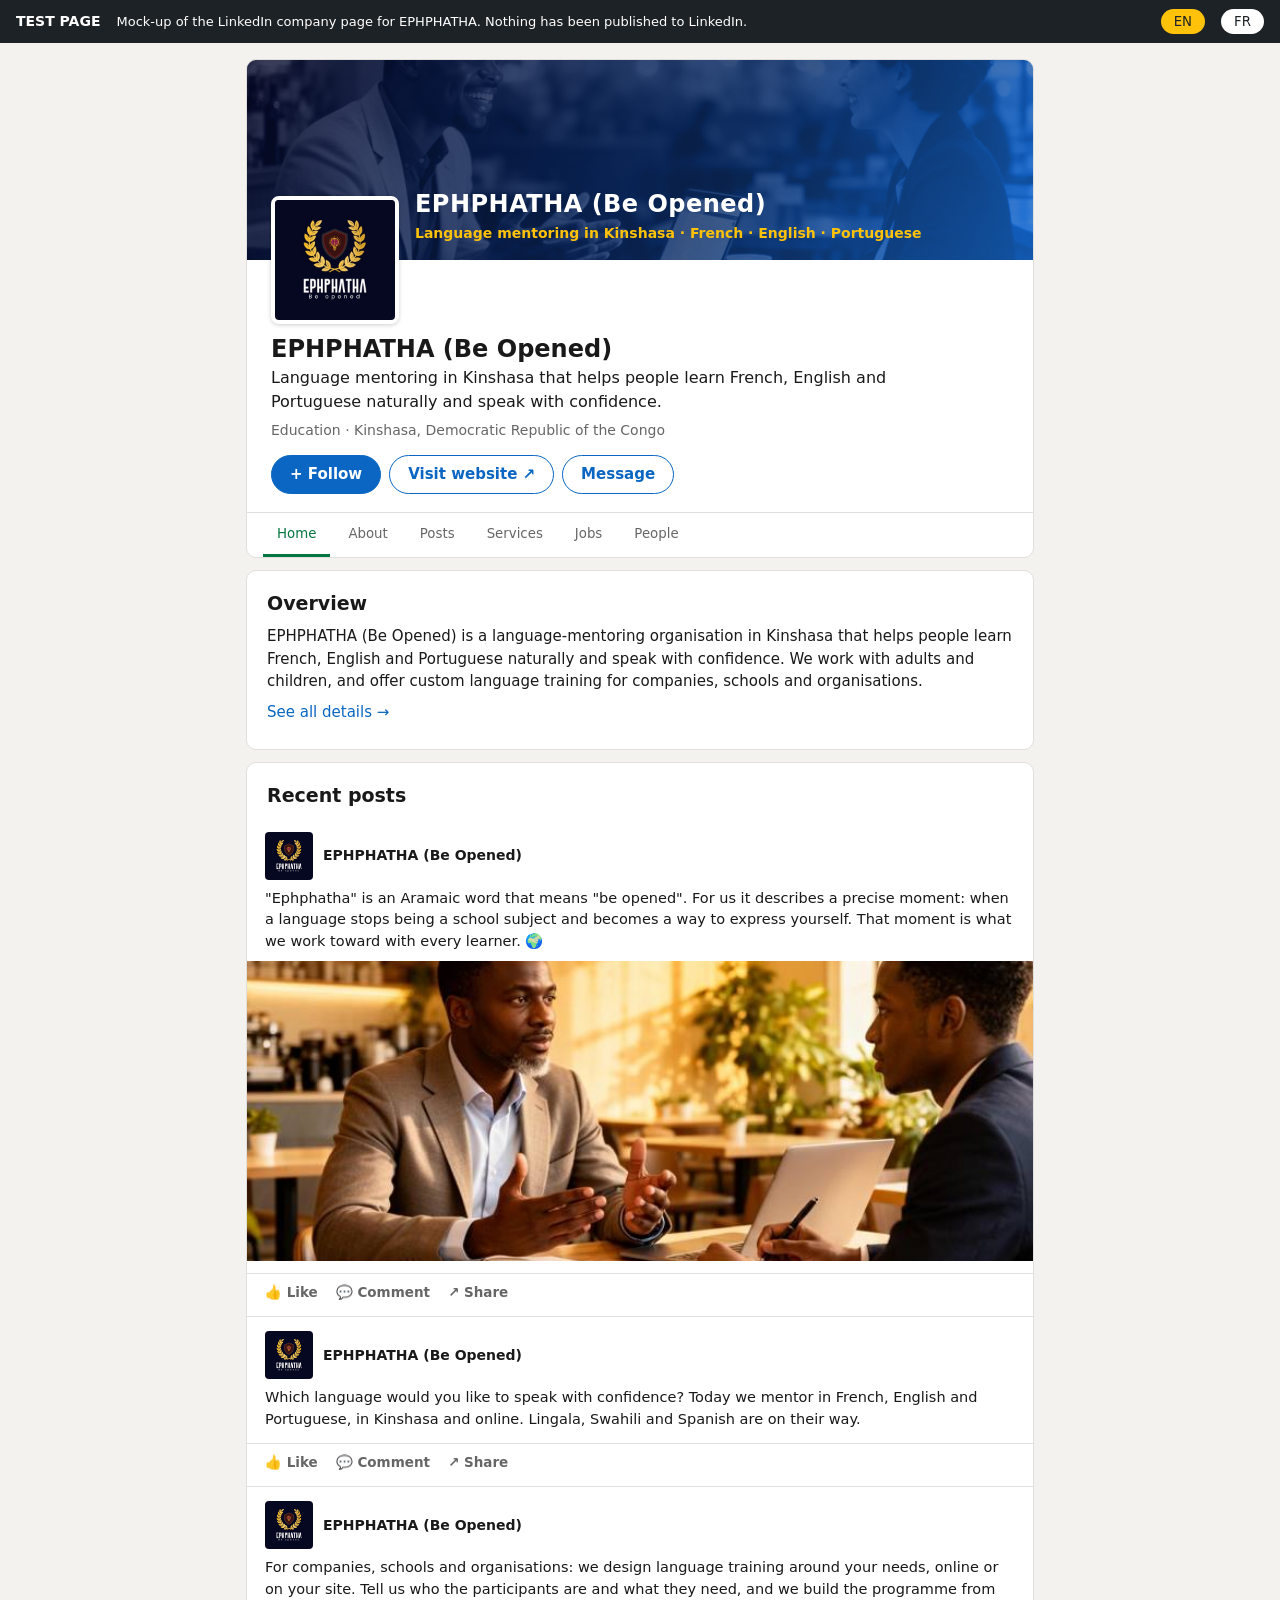
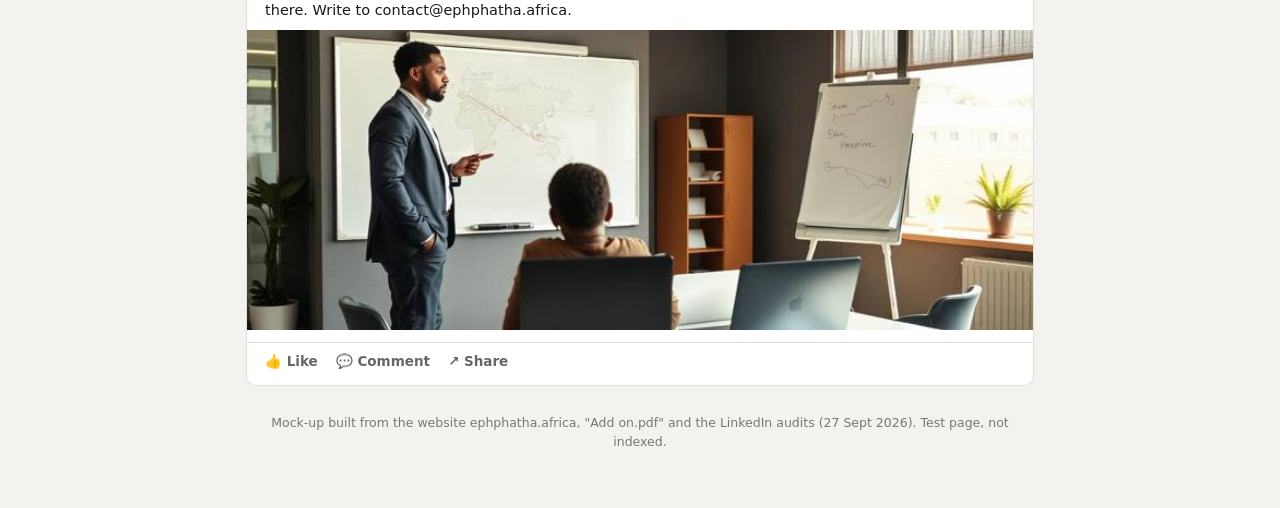
<file: lip/index.html>
<!doctype html>
<html lang="en">
<head>
<meta charset="utf-8">
<meta name="viewport" content="width=device-width, initial-scale=1">
<meta name="robots" content="noindex,nofollow">
<title>[TEST] EPHPHATHA LinkedIn Page</title>
<style>
:root{
  --bg:#f4f2ee; --card:#fff; --ink:#191919; --muted:#666; --line:#e0dfdc;
  --li:#0a66c2; --li-dark:#004182; --li-soft:#e8f3ff;
  --navy:#050824; --gold:#ffc20a;
  --tbd:#8a5a00; --tbd-soft:#fff4d6; --tbd-line:#e0a800;
  --ok:#1a7f45; --ok-soft:#e6f4ec;
}
*{box-sizing:border-box}
html{scroll-behavior:smooth}
body{margin:0;background:var(--bg);color:var(--ink);font:15px/1.5 -apple-system,"Segoe UI",system-ui,Roboto,Helvetica,Arial,sans-serif}
a{color:var(--li);text-decoration:none}
[data-l]{display:none}
html[lang=en] [data-l=en],html[lang=fr] [data-l=fr]{display:inline}
html[lang=en] div[data-l=en],html[lang=fr] div[data-l=fr],
html[lang=en] p[data-l=en],html[lang=fr] p[data-l=fr],
html[lang=en] ul[data-l=en],html[lang=fr] ul[data-l=fr]{display:block}
/* test bar */
.bar{position:sticky;top:0;z-index:50;background:#1d2226;color:#fff;padding:9px 16px;display:flex;flex-wrap:wrap;gap:8px 16px;align-items:center;font-size:13px}
.bar b{font-size:14px}
.bar .sp{flex:1}
.bar button{background:#fff;color:#1d2226;border:0;border-radius:999px;padding:5px 13px;font:600 13px inherit;font-family:inherit;cursor:pointer}
.bar button[aria-pressed=true]{background:var(--gold)}
.bar button:focus-visible,.tab:focus-visible,.btn:focus-visible,a:focus-visible{outline:3px solid var(--gold);outline-offset:2px}
.wrap{max-width:820px;margin:0 auto;padding:16px 16px 56px;display:grid;grid-template-columns:minmax(0,1fr);gap:16px;align-items:start}
@media(max-width:900px){.wrap{grid-template-columns:minmax(0,1fr)}}
main,aside{min-width:0}
.card{background:var(--card);border:1px solid var(--line);border-radius:10px;overflow:hidden;margin-bottom:12px}
.pad{padding:18px 20px}
.card h2{margin:0 0 8px;font-size:19px;font-weight:600}
/* chips */
.tbd{background:var(--tbd-soft);border:1px dashed var(--tbd-line);color:var(--tbd);border-radius:4px;padding:0 5px;font-size:.92em}
body.clean .tbd{background:none;border:0;color:inherit;padding:0}
/* header */
.banner{height:200px;position:relative;background:linear-gradient(120deg,#050824 0%,#0b2a5e 60%,#176ad0 100%);overflow:hidden}
.banner img.ph{position:absolute;inset:0;width:100%;height:100%;object-fit:cover;opacity:.22;mix-blend-mode:luminosity}
.banner .txt{position:absolute;left:168px;right:20px;bottom:16px;color:#fff}
.banner .t1{font-size:24px;font-weight:700;letter-spacing:.02em;line-height:1.2}
.banner .t2{color:var(--gold);font-weight:600;font-size:14px;margin-top:4px}
@media(max-width:560px){.banner{height:130px}.banner .txt{left:20px;right:20px;bottom:auto;top:14px}.banner .t1{font-size:17px}.banner .t2{display:none}.logo{width:104px;height:104px;margin-top:-52px}}
.head{padding:0 24px 18px;position:relative}
.logo{width:128px;height:128px;border-radius:8px;border:4px solid #fff;margin-top:-64px;background:var(--navy);display:block;box-shadow:0 1px 4px rgba(0,0,0,.2)}
.head h1{font-size:24px;margin:10px 0 2px;font-weight:600;line-height:1.25}
.head .tag{font-size:16px;max-width:700px}
.head .meta{color:var(--muted);font-size:14px;margin-top:6px}
.btns{display:flex;flex-wrap:wrap;gap:8px;margin-top:14px}
.btn{border-radius:999px;padding:7px 18px;font-weight:600;font-size:15px;border:1px solid var(--li);color:var(--li);background:#fff;font-family:inherit;cursor:pointer}
.btn.p{background:var(--li);color:#fff}
.btn:hover{background:var(--li-soft)} .btn.p:hover{background:var(--li-dark)}
.tabs{display:flex;gap:4px;padding:0 16px;border-top:1px solid var(--line);overflow-x:auto}
.tab{background:none;border:0;border-bottom:3px solid transparent;padding:13px 14px;font:600 15px inherit;font-family:inherit;color:var(--muted);cursor:pointer;white-space:nowrap}
.tab[aria-selected=true]{color:#057642;border-color:#057642}
.panel[hidden]{display:none}
/* content */
.about p{margin:8px 0}
dl.facts{display:grid;grid-template-columns:150px 1fr;gap:10px 14px;margin:12px 0 0;font-size:14.5px}
dl.facts dt{font-weight:600} dl.facts dd{margin:0}
@media(max-width:560px){dl.facts{grid-template-columns:1fr;gap:2px}dl.facts dd{margin-bottom:8px}}
.pill{display:inline-block;border:1px solid #c6c4c0;border-radius:999px;padding:2px 12px;margin:3px 5px 3px 0;font-size:13.5px;font-weight:600}
.pill.soon{color:#777;font-weight:400;border-style:dashed}
.post{padding:14px 18px;border-top:1px solid var(--line)}
.post:first-of-type{border-top:0}
.ph-h{display:flex;gap:10px;align-items:center;margin-bottom:8px}
.ph-h img{width:48px;height:48px;border-radius:4px}
.ph-h b{display:block;font-size:14px;line-height:1.3} .ph-h span{font-size:12.5px;color:var(--muted)}
.draft{display:inline-block;font-size:11px;font-weight:700;letter-spacing:.05em;text-transform:uppercase;background:var(--tbd-soft);color:var(--tbd);border:1px dashed var(--tbd-line);border-radius:4px;padding:0 6px;margin-left:6px}
.post p{margin:6px 0;font-size:14.5px}
.post img.pic{width:calc(100% + 36px);margin:8px -18px 0;display:block;max-height:300px;object-fit:cover}
.react{display:flex;gap:18px;border-top:1px solid var(--line);margin:12px -18px 0;padding:8px 18px 0;font-size:13.5px;color:var(--muted);font-weight:600}
.svc{display:grid;grid-template-columns:repeat(auto-fit,minmax(240px,1fr));gap:12px}
.svc div.s{border:1px solid var(--line);border-radius:8px;padding:12px 14px;font-size:14px}
.svc b{display:block;font-size:15px;margin-bottom:2px}
.svc .st{display:inline-block;font-size:11.5px;font-weight:700;border-radius:999px;padding:0 9px;margin-top:6px}
.st.on{background:var(--ok-soft);color:var(--ok)} .st.off{background:#eee;color:#666}
.people{display:grid;grid-template-columns:repeat(auto-fit,minmax(200px,1fr));gap:12px}
.pp{border:1px solid var(--line);border-radius:8px;padding:14px;text-align:center;font-size:13.5px}
.av{width:72px;height:72px;border-radius:50%;background:#cfd8e3;margin:0 auto 8px;display:grid;place-items:center;font-weight:700;color:#5b6b7c;font-size:22px}
.pp b{display:block;font-size:15px}
.jobs{text-align:center;padding:18px 10px;color:var(--muted)}
/* sidebar */
aside .card{padding:14px 16px;font-size:13.5px}
aside h3{margin:0 0 8px;font-size:15px}
aside ul{margin:0;padding-left:18px} aside li{margin:4px 0}
.note{border-left:4px solid var(--li);background:var(--li-soft);border-radius:8px;padding:10px 12px;font-size:13px;margin-bottom:10px}
.note.y{border-color:var(--tbd-line);background:var(--tbd-soft)}
.check{list-style:none;padding:0 !important}
.check label{display:flex;gap:8px;cursor:pointer;margin:6px 0;align-items:flex-start}
.check input{margin-top:3px;accent-color:var(--li)}
.check input:checked+span{color:#888;text-decoration:line-through}
footer{grid-column:1/-1;text-align:center;color:#777;font-size:12.5px}
</style>
</head>
<body>

<div class="bar">
  <b>TEST PAGE</b>
  <span><span data-l="en">Mock-up of the LinkedIn company page for EPHPHATHA. Nothing has been published to LinkedIn.</span><span data-l="fr">Maquette de la page entreprise LinkedIn d'EPHPHATHA. Rien n'a été publié sur LinkedIn.</span></span>
  <span class="sp"></span>
  <button type="button" id="lEn" aria-pressed="true">EN</button>
  <button type="button" id="lFr" aria-pressed="false">FR</button>
</div>

<div class="wrap">
<main>

<!-- ============ HEADER ============ -->
<div class="card">
  <div class="banner">
    <img class="ph" src="[data-uri]" alt="">
    <div class="txt">
      <div class="t1">EPHPHATHA (Be Opened)</div>
      <div class="t2"><span data-l="en">Language mentoring in Kinshasa · French · English · Portuguese</span><span data-l="fr">Mentorat linguistique à Kinshasa · Français · Anglais · Portugais</span></div>
    </div>
  </div>
  <div class="head">
    <img class="logo" src="[data-uri]" alt="EPHPHATHA logo: gold laurel wreath around a shield with a lightbulb-brain">
    <h1>EPHPHATHA (Be Opened)</h1>
    <div class="tag"><span data-l="en">Language mentoring in Kinshasa that helps people learn French, English and Portuguese naturally and speak with confidence.</span><span data-l="fr">Mentorat linguistique à Kinshasa qui aide chacun à apprendre le français, l'anglais et le portugais naturellement et à s'exprimer avec confiance.</span></div>
    <div class="meta"><span data-l="en">Education · Kinshasa, Democratic Republic of the Congo</span><span data-l="fr">Éducation · Kinshasa, République démocratique du Congo</span></div>
    <div class="btns">
      <button class="btn p" type="button"><span data-l="en">+ Follow</span><span data-l="fr">+ Suivre</span></button>
      <a class="btn" href="#" onclick="return false"><span data-l="en">Visit website ↗</span><span data-l="fr">Visiter le site ↗</span></a>
      <button class="btn" type="button"><span data-l="en">Message</span><span data-l="fr">Message</span></button>
    </div>
  </div>
  <div class="tabs" role="tablist">
    <button class="tab" role="tab" id="t-home" aria-selected="true" aria-controls="p-home" type="button"><span data-l="en">Home</span><span data-l="fr">Accueil</span></button>
    <button class="tab" role="tab" id="t-about" aria-selected="false" aria-controls="p-about" tabindex="-1" type="button"><span data-l="en">About</span><span data-l="fr">À propos</span></button>
    <button class="tab" role="tab" id="t-posts" aria-selected="false" aria-controls="p-posts" tabindex="-1" type="button">Posts</button>
    <button class="tab" role="tab" id="t-svc" aria-selected="false" aria-controls="p-svc" tabindex="-1" type="button"><span data-l="en">Services</span><span data-l="fr">Services</span></button>
    <button class="tab" role="tab" id="t-jobs" aria-selected="false" aria-controls="p-jobs" tabindex="-1" type="button"><span data-l="en">Jobs</span><span data-l="fr">Emplois</span></button>
    <button class="tab" role="tab" id="t-people" aria-selected="false" aria-controls="p-people" tabindex="-1" type="button"><span data-l="en">People</span><span data-l="fr">Personnes</span></button>
  </div>
</div>

<!-- ============ HOME ============ -->
<section class="panel" id="p-home" role="tabpanel" aria-labelledby="t-home">
  <div class="card pad about">
    <h2><span data-l="en">Overview</span><span data-l="fr">Présentation</span></h2>
    <p data-l="en">EPHPHATHA (Be Opened) is a language-mentoring organisation in Kinshasa that helps people learn French, English and Portuguese naturally and speak with confidence. We work with adults and children, and offer custom language training for companies, schools and organisations.</p>
    <p data-l="fr">EPHPHATHA (« Sois ouvert ») est une organisation de mentorat linguistique à Kinshasa qui aide chacun à apprendre le français, l'anglais et le portugais naturellement et à s'exprimer avec confiance. Nous accompagnons les adultes comme les enfants, et proposons des formations sur mesure aux entreprises, écoles et organisations.</p>
    <p><a href="#" data-go="about"><span data-l="en">See all details →</span><span data-l="fr">Voir tous les détails →</span></a></p>
  </div>
  <div class="card">
    <div class="pad" style="padding-bottom:0"><h2><span data-l="en">Recent posts</span><span data-l="fr">Publications récentes</span></h2></div>
    <div id="homeposts"></div>
  </div>
</section>

<!-- ============ ABOUT ============ -->
<section class="panel" id="p-about" role="tabpanel" aria-labelledby="t-about" hidden>
  <div class="card pad about">
    <h2><span data-l="en">About us</span><span data-l="fr">À propos</span></h2>
    <p data-l="en">EPHPHATHA is an Aramaic word meaning "be opened". It names what we want for every learner: the moment a language stops being a school subject and becomes a way to express yourself.</p>
    <p data-l="fr">Ephphatha est un mot araméen qui signifie « ouvre-toi ». Il dit ce que nous cherchons à provoquer chez chaque apprenant : le moment où la langue cesse d'être une matière pour devenir une manière de s'exprimer.</p>
    <p data-l="en"><b>Our approach:</b> we build on the acquisition instinct that let us learn our first language as children, together with autonomy, confidence and the technology tools available today.</p>
    <p data-l="fr"><b>Notre approche :</b> nous nous appuyons sur l'instinct d'acquisition, celui qui nous a permis d'apprendre notre première langue enfants, sur l'autonomie, la confiance et les outils technologiques disponibles.</p>
    <dl class="facts">
      <dt><span data-l="en">Website</span><span data-l="fr">Site web</span></dt><dd><a href="#" onclick="return false">ephphatha.africa</a></dd>
      <dt><span data-l="en">Industry</span><span data-l="fr">Secteur</span></dt><dd><span data-l="en">Education</span><span data-l="fr">Éducation</span></dd>
      <dt><span data-l="en">Headquarters</span><span data-l="fr">Siège</span></dt><dd>Kinshasa, <span data-l="en">Democratic Republic of the Congo</span><span data-l="fr">RD Congo</span></dd>
      <dt><span data-l="en">Languages taught</span><span data-l="fr">Langues enseignées</span></dt>
      <dd><span class="pill">Français</span><span class="pill">English</span><span class="pill">Português</span><span class="pill soon">Lingala (<span data-l="en">soon</span><span data-l="fr">bientôt</span>)</span><span class="pill soon">Swahili (<span data-l="en">soon</span><span data-l="fr">bientôt</span>)</span><span class="pill soon">Español (<span data-l="en">soon</span><span data-l="fr">bientôt</span>)</span></dd>
      <dt><span data-l="en">Specialties</span><span data-l="fr">Domaines</span></dt>
      <dd><span data-l="en">Language mentoring · Language coaching · Corporate language training · French · English · Portuguese</span><span data-l="fr">Mentorat linguistique · Coaching linguistique · Formation linguistique en entreprise · Français · Anglais · Portugais</span></dd>
      <dt><span data-l="en">Contact</span><span data-l="fr">Contact</span></dt><dd>contact@ephphatha.africa · +243 823 960 150 · WhatsApp</dd>
    </dl>
  </div>
</section>

<!-- ============ POSTS ============ -->
<section class="panel" id="p-posts" role="tabpanel" aria-labelledby="t-posts" hidden>
  <div class="card"><div class="pad" style="padding-bottom:0"><h2>Posts</h2></div><div id="allposts"></div></div>
</section>

<!-- ============ SERVICES ============ -->
<section class="panel" id="p-svc" role="tabpanel" aria-labelledby="t-svc" hidden>
  <div class="card pad">
    <h2><span data-l="en">Services</span><span data-l="fr">Services</span></h2>
    <div class="svc">
      <div class="s"><b>Mentorship &amp; Coaching</b><span data-l="en">Individual mentoring, 45–60 minute sessions adapted to your level and goals. Free first contact.</span><span data-l="fr">Accompagnement individuel, séances de 45 à 60 minutes adaptées à votre niveau et à vos objectifs. Première prise de contact gratuite.</span><br><span class="st on"><span data-l="en">Available</span><span data-l="fr">Disponible</span></span></div>
      <div class="s"><b><span data-l="en">External training</span><span data-l="fr">Formations externes</span></b><span data-l="en">Custom language training for companies, schools and organisations, online or on site.</span><span data-l="fr">Formations linguistiques sur mesure pour entreprises, écoles et organisations, en ligne ou sur site.</span><br><span class="st on"><span data-l="en">Available</span><span data-l="fr">Disponible</span></span></div>
      <div class="s"><b><span data-l="en">Practice club</span><span data-l="fr">Club de pratique</span></b><span data-l="en">Group practice around current events, games and debates.</span><span data-l="fr">Pratique en groupe : actualité, jeux et débats.</span><br><span class="st off"><span data-l="en">Coming soon</span><span data-l="fr">Bientôt</span></span></div>
      <div class="s"><b><span data-l="en">Group training</span><span data-l="fr">Formations collectives</span></b><span data-l="en">Interactive seminars that mix presentations and discussion.</span><span data-l="fr">Séminaires interactifs entre présentations et débats.</span><br><span class="st off"><span data-l="en">Coming soon</span><span data-l="fr">Bientôt</span></span></div>
      <div class="s"><b><span data-l="en">Events</span><span data-l="fr">Événements</span></b><span data-l="en">Talks, workshops and round tables around languages.</span><span data-l="fr">Conférences, ateliers et tables rondes autour des langues.</span><br><span class="st off"><span data-l="en">Coming soon</span><span data-l="fr">Bientôt</span></span></div>
      <div class="s"><b><span data-l="en">Volunteering &amp; partnerships</span><span data-l="fr">Bénévolat &amp; partenariat</span></b><span data-l="en">For people, institutions and companies who share our goals.</span><span data-l="fr">Pour les personnes, institutions et entreprises qui partagent nos objectifs.</span><br><span class="st off"><span data-l="en">Coming soon</span><span data-l="fr">Bientôt</span></span></div>
    </div>
  </div>
</section>

<!-- ============ JOBS ============ -->
<section class="panel" id="p-jobs" role="tabpanel" aria-labelledby="t-jobs" hidden>
  <div class="card pad jobs">
    <h2><span data-l="en">Jobs</span><span data-l="fr">Emplois</span></h2>
    <span data-l="en">No open positions at the moment. Interested in volunteering or partnering? Write to contact@ephphatha.africa.</span><span data-l="fr">Aucune offre ouverte pour le moment. Envie de devenir bénévole ou partenaire ? Écrivez à contact@ephphatha.africa.</span>
  </div>
</section>

<!-- ============ PEOPLE ============ -->
<section class="panel" id="p-people" role="tabpanel" aria-labelledby="t-people" hidden>
  <div class="card pad">
    <h2><span data-l="en">People</span><span data-l="fr">Personnes</span></h2>
    <div class="people">
      <div class="pp"><div class="av">OT</div><b>Othniel Tshilumba</b><span data-l="en">Founder &amp; CEO</span><span data-l="fr">Fondateur &amp; CEO</span></div>
      <div class="pp"><div class="av">JG</div><b>Jean Grâce MUKUBWA</b><span data-l="en">Co-Founder &amp; COO</span><span data-l="fr">Co-fondateur &amp; COO</span></div>
    </div>
  </div>
</section>

</main>

<footer><span data-l="en">Mock-up built from the website ephphatha.africa, "Add on.pdf" and the LinkedIn audits (27 Sept 2026). Test page, not indexed.</span><span data-l="fr">Maquette construite à partir du site ephphatha.africa, du document « Add on.pdf » et des audits LinkedIn (27 sept. 2026). Page de test, non indexée.</span></footer>
</div>

<template id="posts">
  <div class="post">
    <div class="ph-h"><img src="[data-uri]" alt=""><div><b>EPHPHATHA (Be Opened)</b></div></div>
    <p data-l="en">"Ephphatha" is an Aramaic word that means "be opened". For us it describes a precise moment: when a language stops being a school subject and becomes a way to express yourself. That moment is what we work toward with every learner. 🌍</p>
    <p data-l="fr">« Ephphatha » est un mot araméen qui signifie « ouvre-toi ». Pour nous, il décrit un moment précis : quand la langue cesse d'être une matière scolaire pour devenir une manière de s'exprimer. C'est ce moment que nous cherchons à provoquer chez chaque apprenant. 🌍</p>
    <img class="pic" src="[data-uri]" alt="">
    <div class="react"><span>👍 Like</span><span>💬 <span data-l="en">Comment</span><span data-l="fr">Commenter</span></span><span>↗ <span data-l="en">Share</span><span data-l="fr">Partager</span></span></div>
  </div>
  <div class="post">
    <div class="ph-h"><img src="[data-uri]" alt=""><div><b>EPHPHATHA (Be Opened)</b></div></div>
    <p data-l="en">Which language would you like to speak with confidence? Today we mentor in French, English and Portuguese, in Kinshasa and online. Lingala, Swahili and Spanish are on their way.</p>
    <p data-l="fr">Quelle langue aimeriez-vous parler avec confiance ? Aujourd'hui, nous accompagnons en français, en anglais et en portugais, à Kinshasa et en ligne. Le lingala, le swahili et l'espagnol arrivent bientôt.</p>
    <div class="react"><span>👍 Like</span><span>💬 <span data-l="en">Comment</span><span data-l="fr">Commenter</span></span><span>↗ <span data-l="en">Share</span><span data-l="fr">Partager</span></span></div>
  </div>
  <div class="post">
    <div class="ph-h"><img src="[data-uri]" alt=""><div><b>EPHPHATHA (Be Opened)</b></div></div>
    <p data-l="en">For companies, schools and organisations: we design language training around your needs, online or on your site. Tell us who the participants are and what they need, and we build the programme from there. Write to contact@ephphatha.africa.</p>
    <p data-l="fr">Pour les entreprises, écoles et organisations : nous concevons une formation linguistique à partir de vos besoins, en ligne ou sur votre site. Dites-nous qui sont les participants et ce dont ils ont besoin, nous construisons le programme à partir de là. Écrivez à contact@ephphatha.africa.</p>
    <img class="pic" src="[data-uri]" alt="">
    <div class="react"><span>👍 Like</span><span>💬 <span data-l="en">Comment</span><span data-l="fr">Commenter</span></span><span>↗ <span data-l="en">Share</span><span data-l="fr">Partager</span></span></div>
  </div>
</template>

<script>
(function(){
  var h=document.documentElement;
  function lang(l){h.lang=l;document.getElementById('lEn').setAttribute('aria-pressed',l==='en');document.getElementById('lFr').setAttribute('aria-pressed',l==='fr');try{localStorage.setItem('epl',l)}catch(e){}}
  document.getElementById('lEn').onclick=function(){lang('en')};
  document.getElementById('lFr').onclick=function(){lang('fr')};
  try{var s=localStorage.getItem('epl');if(s==='fr')lang('fr')}catch(e){}
  // posts
  var t=document.getElementById('posts');
  ['homeposts','allposts'].forEach(function(id){document.getElementById(id).appendChild(t.content.cloneNode(true))});
  // tabs
  var tabs=[].slice.call(document.querySelectorAll('.tab'));
  function show(tab){
    tabs.forEach(function(x){var on=x===tab;x.setAttribute('aria-selected',on);x.tabIndex=on?0:-1;document.getElementById(x.getAttribute('aria-controls')).hidden=!on});
  }
  tabs.forEach(function(x,i){
    x.onclick=function(){show(x)};
    x.onkeydown=function(e){var n=e.key==='ArrowRight'?1:e.key==='ArrowLeft'?-1:0;if(n){var y=tabs[(i+n+tabs.length)%tabs.length];y.focus();show(y);e.preventDefault()}};
  });
  document.querySelector('[data-go=about]').onclick=function(e){e.preventDefault();show(document.getElementById('t-about'))};
  // checklist
  var K='ep-li-todo',bx=[].slice.call(document.querySelectorAll('#todo input')),sv=[];
  try{sv=JSON.parse(localStorage.getItem(K)||'[]')}catch(e){}
  bx.forEach(function(c,i){c.checked=!!sv[i];c.onchange=function(){try{localStorage.setItem(K,JSON.stringify(bx.map(function(x){return x.checked})))}catch(e){}}});
})();
</script>
</body>
</html>
</file>
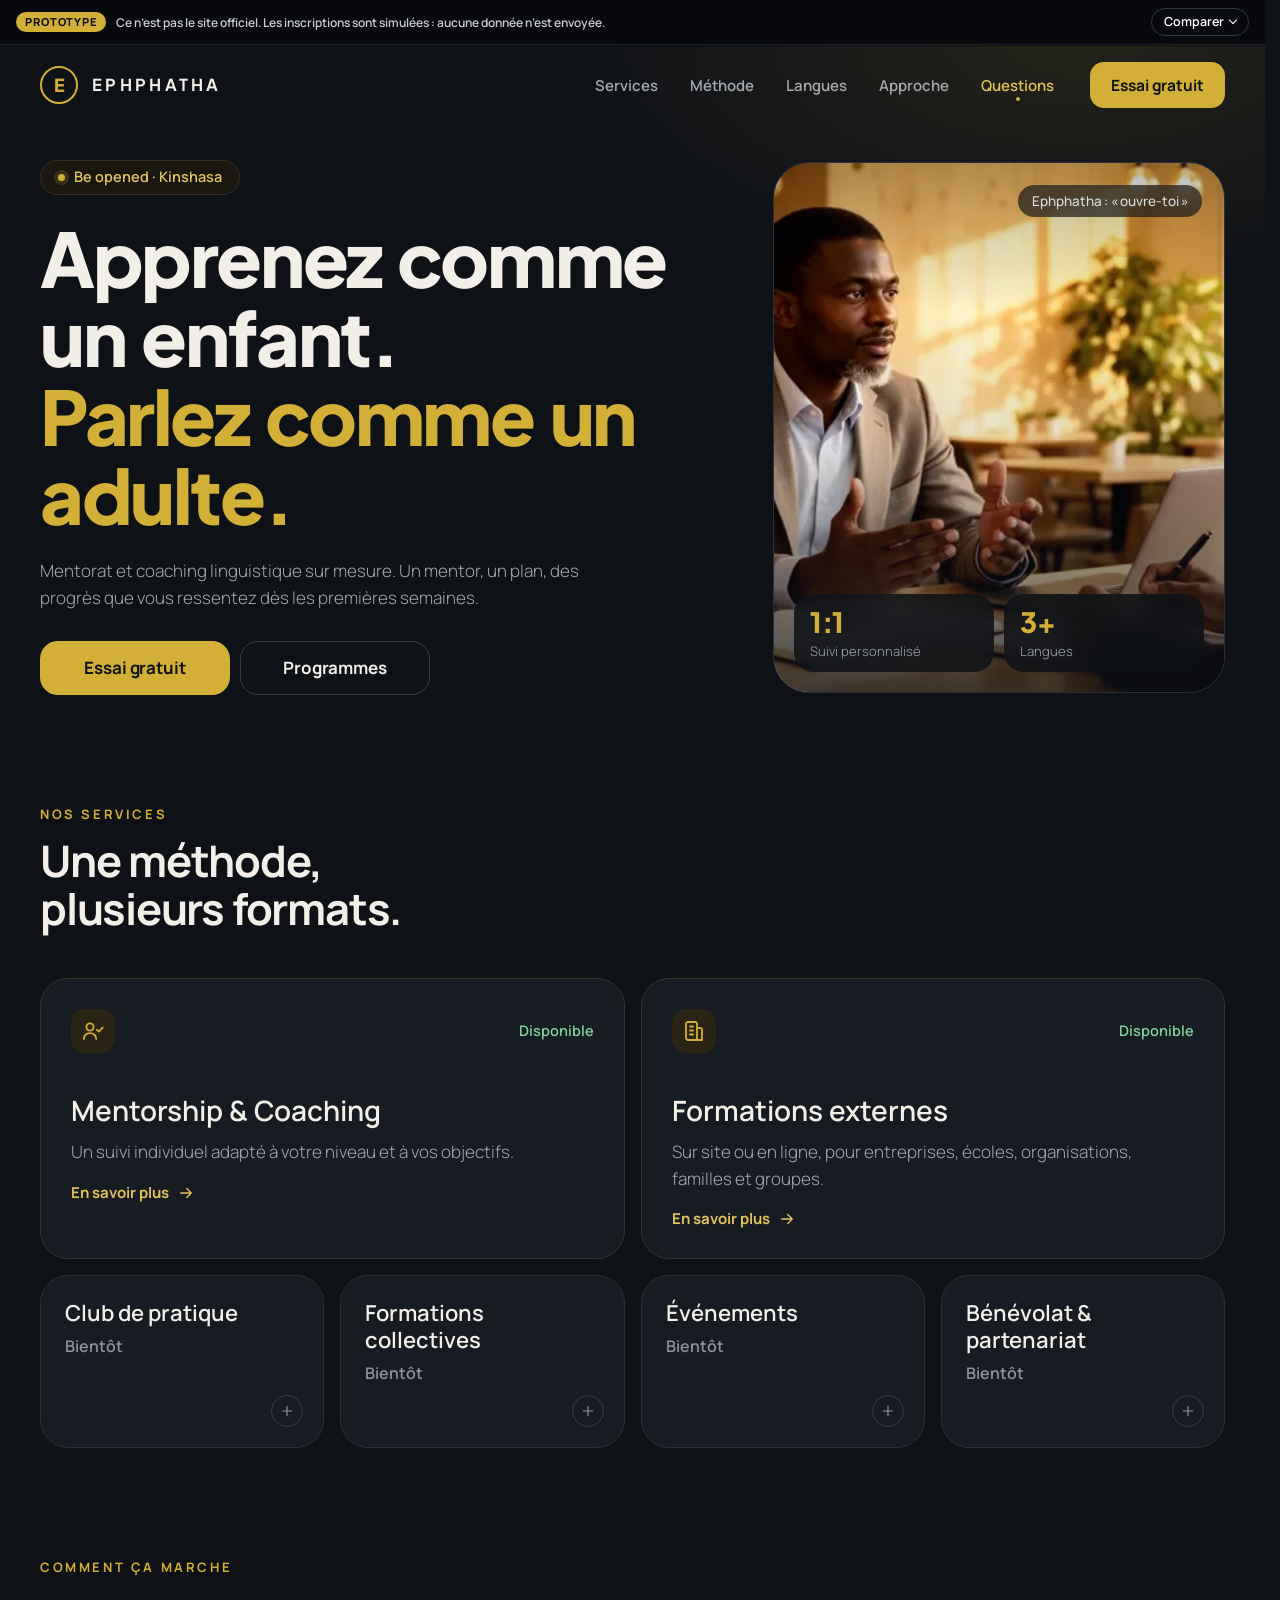
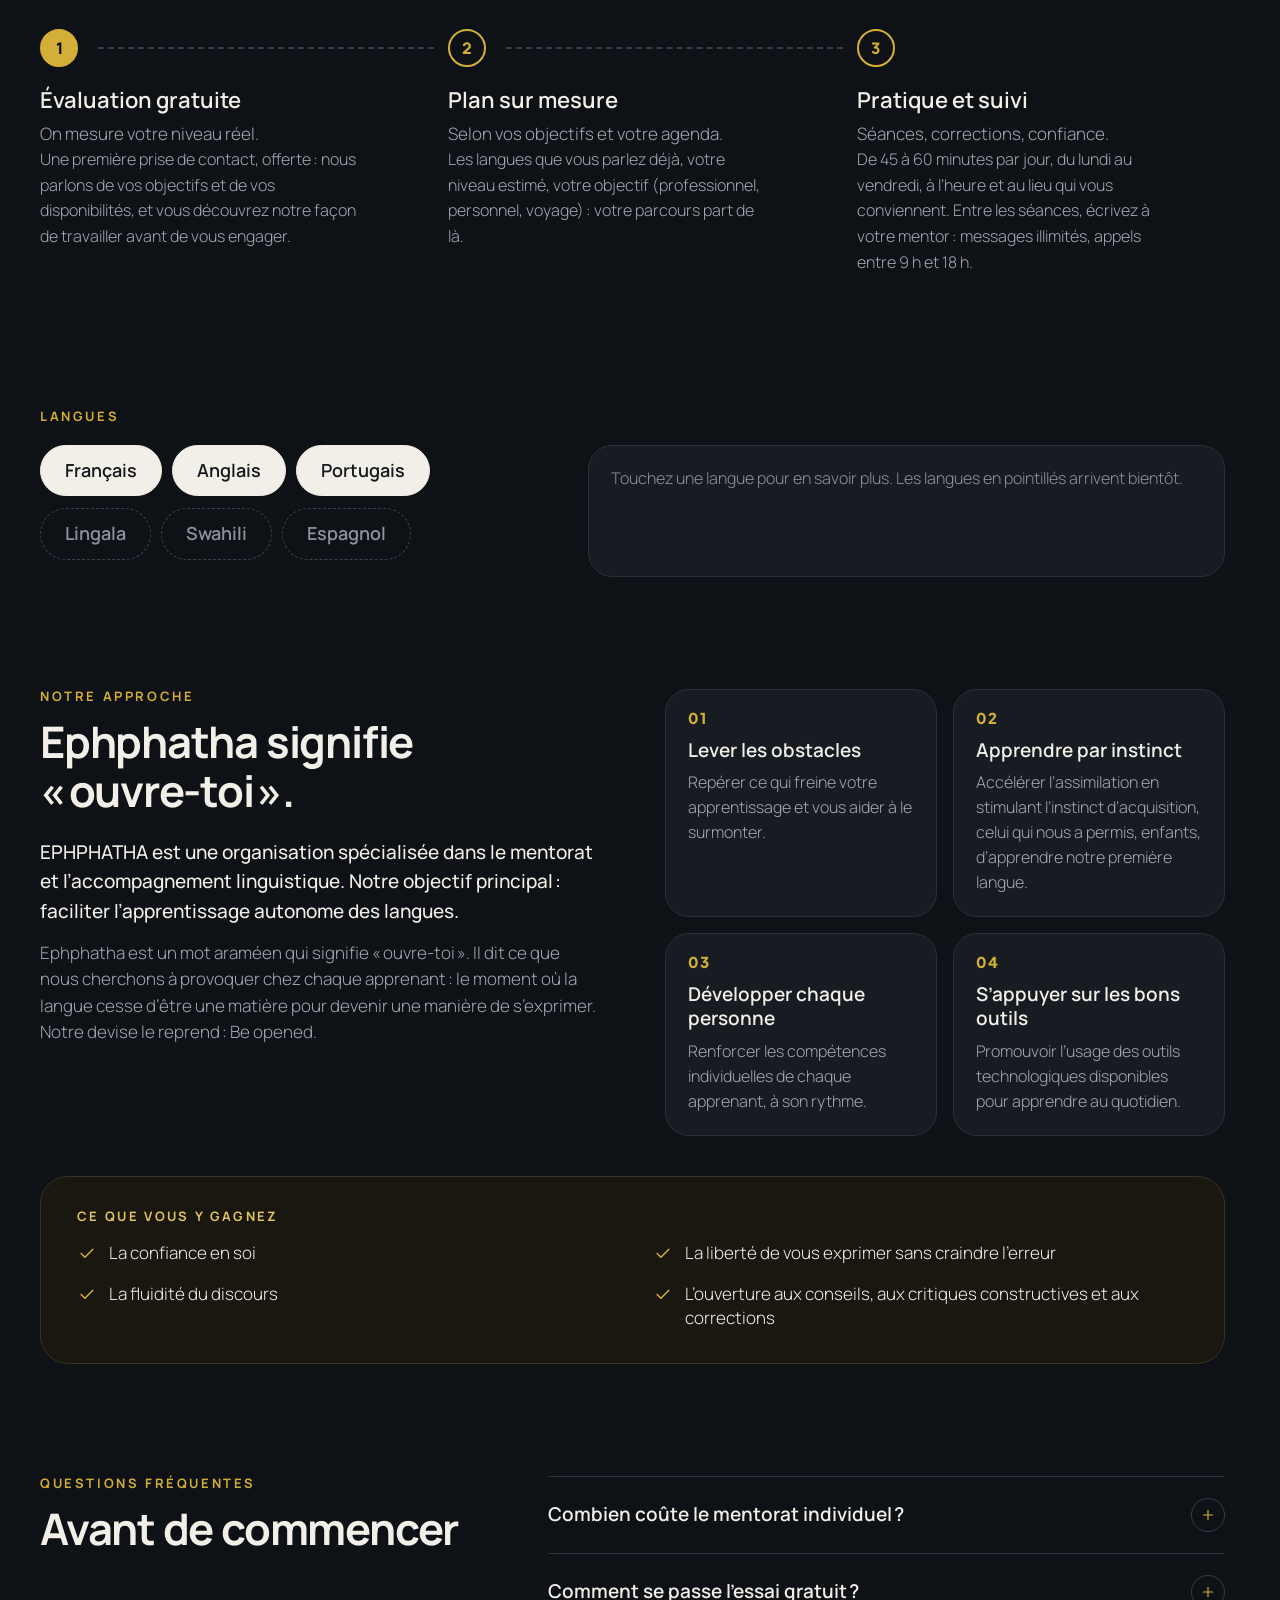
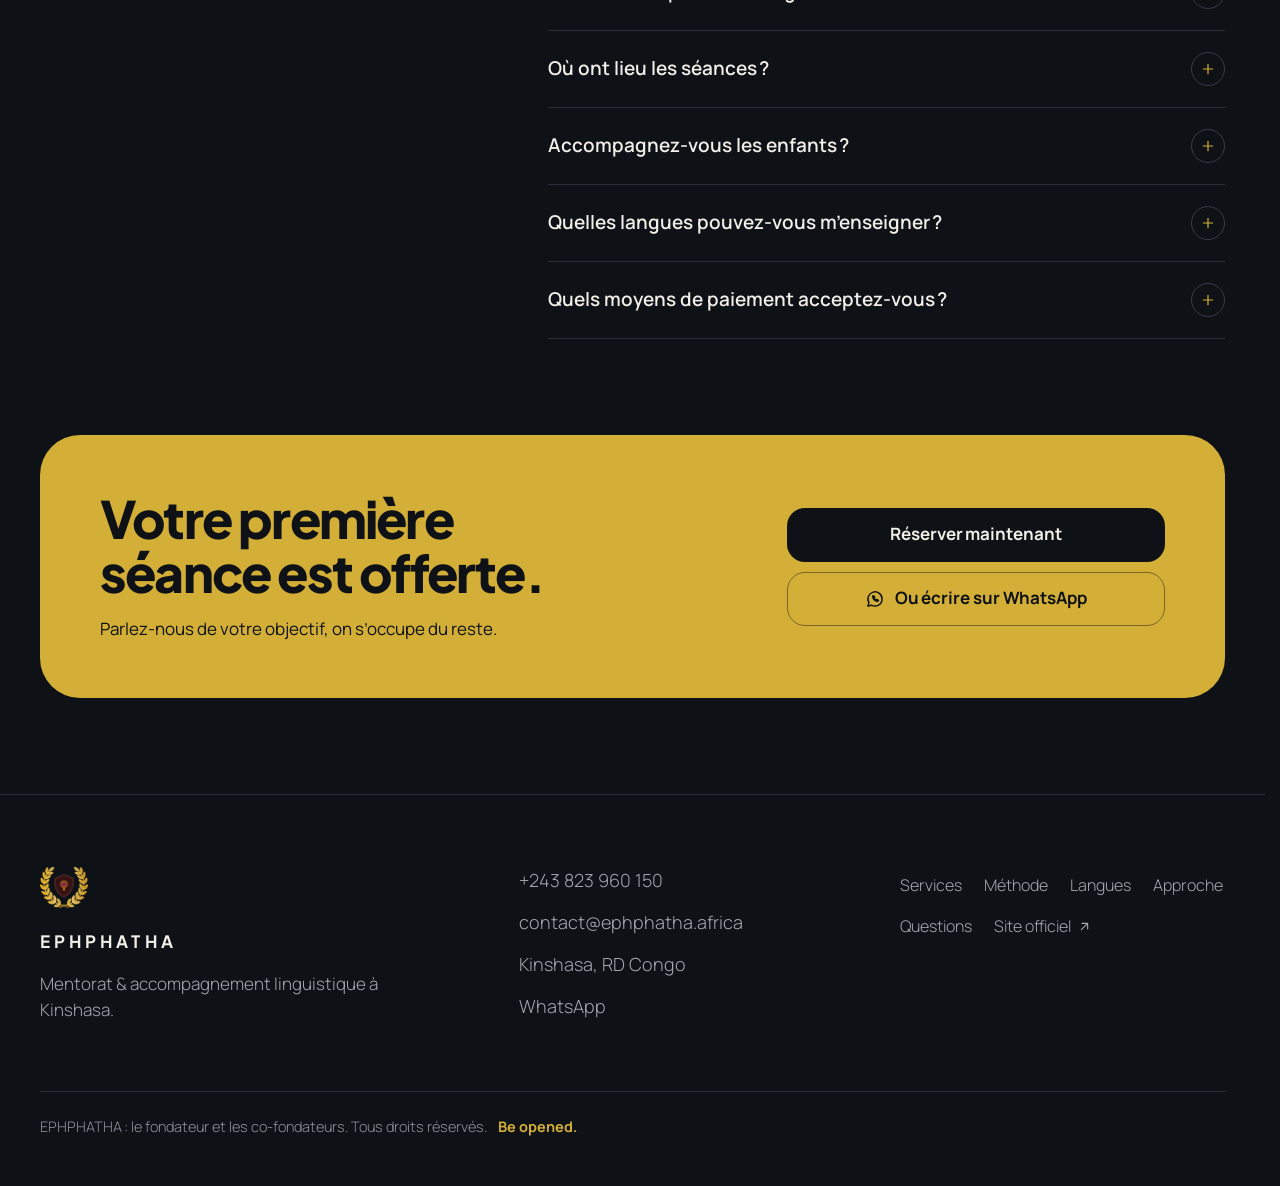
<file: prot1/index.html>
<!doctype html>
<html lang="fr">
<head>
<meta charset="utf-8">
<meta name="viewport" content="width=device-width, initial-scale=1, viewport-fit=cover">
<title>[PROTOTYPE] EPHPHATHA · Nuit &amp; or · Mentorat linguistique à Kinshasa</title>
<meta name="description" content="Prototype de refonte du site EPHPHATHA (proposition « Nuit &amp; or ») : mentorat et coaching linguistique à Kinshasa en français, anglais et portugais. Essai gratuit.">
<meta name="robots" content="noindex, nofollow">
<meta name="theme-color" content="#0e1116">
<meta name="color-scheme" content="dark">
<link rel="icon" href="assets/favicon-32.png" sizes="32x32" type="image/png">
<link rel="apple-touch-icon" href="assets/apple-touch-icon.png">
<meta property="og:type" content="website">
<meta property="og:locale" content="fr_FR">
<meta property="og:site_name" content="EPHPHATHA">
<meta property="og:title" content="[PROTOTYPE] EPHPHATHA · Nuit &amp; or · Mentorat linguistique à Kinshasa">
<meta property="og:description" content="Prototype de refonte du site EPHPHATHA (proposition « Nuit &amp; or ») : mentorat et coaching linguistique à Kinshasa en français, anglais et portugais. Essai gratuit.">
<meta property="og:url" content="https://mjg-tech.github.io/ephphatha-preview/prot1/">
<meta property="og:image" content="https://mjg-tech.github.io/ephphatha-preview/prot1/assets/og-image.jpg">
<meta property="og:image:width" content="1200">
<meta property="og:image:height" content="630">
<meta name="twitter:card" content="summary_large_image">
<link rel="preload" href="assets/fonts/plus-jakarta-sans-latin-wght-normal.woff2" as="font" type="font/woff2" crossorigin>
<link rel="preload" href="assets/fonts/manrope-latin-wght-normal.woff2" as="font" type="font/woff2" crossorigin>
<script>document.documentElement.className+=' js'</script>
<style>*, *::before, *::after { box-sizing: border-box; }
html { -webkit-text-size-adjust: 100%; text-size-adjust: 100%; scroll-behavior: smooth; scrollbar-gutter: stable; scroll-padding-top: calc(var(--header-h, 76px) + 12px); }
html.is-locked { overflow: hidden; }
body { margin: 0; min-height: 100vh; text-rendering: optimizeLegibility; -webkit-font-smoothing: antialiased; -moz-osx-font-smoothing: grayscale; overflow-x: hidden; }
h1, h2, h3, h4, p, ul, ol, dl, dd, figure, blockquote { margin: 0; }
h1, h2, h3, h4 { font: inherit; }
h1, h2, .sheet__title { text-wrap: balance; }
.nw { white-space: nowrap; }
ul, ol { padding: 0; list-style: none; }
img, svg { display: block; max-width: 100%; }
img { height: auto; }
button, input, select, textarea { font: inherit; color: inherit; }
button { cursor: pointer; background: none; border: 0; padding: 0; text-align: inherit; }
a { color: inherit; }
[hidden] { display: none !important; }
main:focus { outline: none; }
.sr { position: absolute; width: 1px; height: 1px; overflow: hidden; clip: rect(0 0 0 0); white-space: nowrap; }
.skip { position: absolute; left: 12px; top: -120px; z-index: 300; padding: 12px 18px; border-radius: 12px; background: #fff; color: #000; font-weight: 700; text-decoration: none; }
.skip:focus { top: 12px; }
.ico { width: 1.25em; height: 1.25em; flex: none; }
.ico--flip { transform: scaleX(-1); }
.wrap { width: min(100% - 2 * var(--gutter, 20px), var(--maxw, 1200px)); margin-inline: auto; }
.layer { position: fixed; inset: 0; z-index: 140; visibility: hidden; pointer-events: none; transition: visibility 0s linear .4s; }
.layer.is-open { visibility: visible; pointer-events: auto; transition-delay: 0s; }
.layer__backdrop { position: absolute; inset: 0; background: var(--backdrop, rgba(4, 6, 9, .66)); opacity: 0; transition: opacity .35s ease; -webkit-backdrop-filter: blur(3px); backdrop-filter: blur(3px); }
.layer.is-open .layer__backdrop { opacity: 1; }
.sheet { position: absolute; left: 0; right: 0; bottom: 0; display: flex; flex-direction: column; max-height: 92vh; max-height: 92dvh; overflow: hidden; background: var(--sheet-bg); color: var(--sheet-fg, inherit); border-radius: var(--radius-sheet, 28px) var(--radius-sheet, 28px) 0 0; box-shadow: 0 -20px 60px rgba(0, 0, 0, .35); transform: translateY(28px); opacity: 0; transition: transform .4s var(--ease, cubic-bezier(.2, .7, .2, 1)), opacity .3s ease; }
.layer.is-open .sheet { transform: none; opacity: 1; }
.sheet__scroll { overflow-y: auto; overscroll-behavior: contain; -webkit-overflow-scrolling: touch; }
.sheet__close { position: absolute; top: 12px; right: 12px; z-index: 5; display: grid; place-items: center; width: 44px; height: 44px; border-radius: 50%; }
@media (min-width: 720px) {
.sheet { left: 50%; right: auto; top: 50%; bottom: auto; width: min(680px, calc(100vw - 48px)); max-height: 88vh; max-height: 88dvh; border-radius: var(--radius-sheet-d, 32px); transform: translate(-50%, -46%) scale(.985); }
.layer.is-open .sheet { transform: translate(-50%, -50%); }
}
.acc__panel { display: grid; grid-template-rows: 0fr; transition: grid-template-rows .4s var(--ease, ease); }
.acc__inner { min-height: 0; overflow: hidden; visibility: hidden; transition: visibility 0s linear .4s; }
.is-open > .acc__panel { grid-template-rows: 1fr; }
.is-open > .acc__panel > .acc__inner { visibility: visible; transition-delay: 0s; }
html:not(.js) .acc__panel { grid-template-rows: 1fr; }
html:not(.js) .acc__inner { visibility: visible; }
.group { border: 0; margin: 0 0 20px; padding: 0; min-width: 0; }
.chips { display: flex; flex-wrap: wrap; gap: 8px; }
.chip { position: relative; display: inline-block; }
.chip input { position: absolute; inset: 0; width: 100%; height: 100%; margin: 0; opacity: 0; cursor: pointer; }
.chip__box { display: inline-flex; align-items: center; justify-content: center; text-align: center; user-select: none; -webkit-user-select: none; }
.progress { display: flex; align-items: center; gap: 12px; }
.progress__track { position: relative; flex: 1; height: 4px; overflow: hidden; border-radius: 4px; background: var(--line-2); }
.progress__track i { position: absolute; inset: 0 auto 0 0; width: var(--p, 50%); background: var(--accent); border-radius: 4px; transition: width .4s var(--ease, ease); }
.js-reveal [data-reveal] { opacity: 0; transform: translateY(18px); transition: opacity .75s var(--ease, ease) var(--d, 0ms), transform .75s var(--ease, ease) var(--d, 0ms); }
.js-reveal [data-reveal].is-in { opacity: 1; transform: none; }
@media (prefers-reduced-motion: reduce) {
html { scroll-behavior: auto; }
*, *::before, *::after { animation-duration: .01ms !important; animation-iteration-count: 1 !important; transition-duration: 0s !important; transition-delay: 0s !important; }
}
@media print { .proto, .hdr, .menu, .layer { display: none !important; } [data-reveal] { opacity: 1 !important; transform: none !important; } }
@font-face { font-family: "Plus Jakarta Sans"; src: url(assets/fonts/plus-jakarta-sans-latin-wght-normal.woff2) format("woff2"); font-weight: 200 800; font-style: normal; font-display: swap; }
@font-face { font-family: "Manrope"; src: url(assets/fonts/manrope-latin-wght-normal.woff2) format("woff2"); font-weight: 200 800; font-style: normal; font-display: swap; }
:root {
--bg: #0e1116; --surface: #171c22; --surface-2: #1e222b; --surface-3: #262c36;
--line: #2b2f3a; --line-2: #363c49; --line-gold: #3a3422;
--gold: #d3af37; --gold-2: #e2c25a; --gold-3: #e1c564; --gold-tile: #2a2414; --gold-ink: #1a1710;
--ivory: #f2efe8; --muted: #a4a8b1; --muted-2: #8e929d; --ok: #80d39b; --danger: #ff9a8a;
--font-display: "Plus Jakarta Sans", "Segoe UI", system-ui, -apple-system, Roboto, sans-serif;
--font-body: "Manrope", "Segoe UI", system-ui, -apple-system, Roboto, sans-serif;
--gutter: 20px; --maxw: 1200px; --header-h: 80px; --ease: cubic-bezier(.2, .7, .2, 1);
--sheet-bg: var(--surface); --accent: var(--gold); --radius-sheet: 28px; --radius-sheet-d: 32px;
color-scheme: dark;
}
@media (min-width: 640px) { :root { --gutter: 32px; } }
@media (min-width: 1100px) { :root { --gutter: 40px; } }
body { background: var(--bg); color: var(--ivory); font: 300 17px/1.55 var(--font-body); }
:focus-visible { outline: 2px solid var(--gold-2); outline-offset: 3px; border-radius: 6px; }
::selection { background: var(--gold); color: #0e1116; }
.proto { position: relative; z-index: 70; background: #07090c; border-bottom: 1px solid #1b2028; color: #c9ccd4; font: 600 12.5px/1.3 var(--font-body); }
.proto__row { display: flex; align-items: center; gap: 10px; max-width: 1280px; margin: 0 auto; padding: 8px 16px; }
.proto__tag { flex: none; padding: 3px 9px; border-radius: 999px; background: var(--gold); color: #0e1116; font-size: 11px; font-weight: 800; letter-spacing: .08em; text-transform: uppercase; }
.proto__msg { flex: 1; min-width: 0; font-size: 12px; line-height: 1.25; }
.proto__long { display: none; }
.proto__more { position: relative; flex: none; }
.proto__more summary { display: inline-flex; align-items: center; gap: 6px; padding: 5px 12px; border: 1px solid #333a46; border-radius: 999px; color: #fff; cursor: pointer; list-style: none; }
.proto__more summary::-webkit-details-marker { display: none; }
.proto__more summary::after { content: ""; width: 6px; height: 6px; border-right: 1.5px solid currentColor; border-bottom: 1.5px solid currentColor; transform: translateY(-2px) rotate(45deg); }
.proto__more[open] summary { border-color: var(--gold); color: var(--gold-2); }
.proto__panel { position: absolute; right: 0; top: calc(100% + 10px); z-index: 90; width: min(300px, calc(100vw - 32px)); padding: 14px; border: 1px solid #2b303b; border-radius: 18px; background: #12161c; box-shadow: 0 24px 60px rgba(0, 0, 0, .55); }
.proto__panel p { margin: 0 0 8px; color: var(--muted-2); font-size: 11.5px; letter-spacing: .1em; text-transform: uppercase; }
.proto__panel li a, .proto__here { display: block; padding: 9px 10px; border-radius: 10px; color: #e8e6df; text-decoration: none; font-size: 14px; }
.proto__panel li a:hover { background: #1b212a; }
.proto__here { background: #1b212a; color: var(--gold-2); }
.proto__here em { margin-left: 6px; color: var(--muted-2); font-size: 12px; font-style: normal; font-weight: 500; }
.proto__official { display: inline-flex; align-items: center; gap: 6px; margin-top: 8px; padding: 9px 10px; border-top: 1px solid #242a33; color: var(--muted); font-size: 13px; text-decoration: none; width: 100%; }
.proto__official .ico { width: 14px; height: 14px; }
@media (min-width: 760px) { .proto__long { display: inline; } .proto__short { display: none; } }
.btn { display: inline-flex; align-items: center; justify-content: center; gap: 10px; min-height: 54px; padding: 0 24px; border: 1.5px solid transparent; border-radius: 18px; font: 700 17px/1.1 var(--font-body); letter-spacing: -.005em; text-align: center; text-decoration: none; cursor: pointer; transition: background-color .2s, border-color .2s, color .2s, transform .2s var(--ease), box-shadow .2s; -webkit-tap-highlight-color: transparent; }
.btn .ico { width: 20px; height: 20px; transition: transform .25s var(--ease); }
.btn--gold, .btn--primary { background: var(--gold); color: #0e1116; }
.btn--ghost { border-color: var(--line-2); color: var(--ivory); background: transparent; }
.btn--dark { background: #0e1116; color: var(--ivory); }
.btn--outline-dark { border-color: rgba(14, 17, 22, .45); color: #0e1116; background: transparent; }
.btn--block { width: 100%; }
.btn--sm { min-height: 46px; padding: 0 20px; border-radius: 14px; font-size: 15.5px; }
@media (hover: hover) {
.btn--gold:hover, .btn--primary:hover { background: var(--gold-2); transform: translateY(-1px); box-shadow: 0 10px 30px -12px rgba(211, 175, 55, .55); }
.btn--ghost:hover { border-color: var(--gold); color: var(--gold-2); }
.btn--dark:hover { background: #000; transform: translateY(-1px); }
.btn--outline-dark:hover { background: rgba(14, 17, 22, .08); border-color: #0e1116; }
.btn:hover .ico { transform: translateX(3px); }
}
.btn:active { transform: translateY(0) scale(.985); }
.btn.is-busy { pointer-events: none; opacity: .85; }
.btn.is-busy .ico { display: none; }
.btn.is-busy::after { content: ""; width: 16px; height: 16px; border: 2px solid currentColor; border-right-color: transparent; border-radius: 50%; animation: spin .7s linear infinite; }
@keyframes spin { to { transform: rotate(360deg); } }
.hdr { position: sticky; top: 0; z-index: 60; border-bottom: 1px solid transparent; transition: background-color .3s, border-color .3s; }
.hdr.is-stuck { background: rgba(14, 17, 22, .82); border-color: var(--line); -webkit-backdrop-filter: saturate(1.4) blur(14px); backdrop-filter: saturate(1.4) blur(14px); }
.hdr__in { display: flex; align-items: center; gap: 14px; height: var(--header-h); }
.brand { display: inline-flex; align-items: center; gap: 14px; text-decoration: none; }
.brand__mark { display: grid; place-items: center; width: 38px; height: 38px; border: 2px solid var(--gold); border-radius: 50%; color: var(--gold); font: 800 18px/1 var(--font-display); }
.brand__name { font: 700 16.5px/1 var(--font-display); letter-spacing: .2em; }
.nav { display: none; }
.hdr__cta { display: none; }
.menu-btn { display: grid; place-content: center; gap: 5px; width: 44px; height: 44px; margin-left: auto; border: 1px solid #252a33; border-radius: 14px; background: var(--surface); transition: border-color .2s, background-color .2s; }
.menu-btn span { display: block; width: 18px; height: 2px; border-radius: 2px; background: var(--ivory); }
.menu-btn span + span { width: 11px; }
.menu-btn:hover { border-color: var(--gold); }
.menu-btn--close { place-content: center; }
.menu { position: fixed; inset: 0; z-index: 150; overflow-y: auto; visibility: hidden; opacity: 0; background: radial-gradient(90% 60% at 100% 0, rgba(211, 175, 55, .1), transparent 60%), var(--bg); transition: opacity .3s ease, visibility 0s linear .3s; }
.menu.is-open { visibility: visible; opacity: 1; transition-delay: 0s; }
.menu__in { display: flex; flex-direction: column; min-height: 100%; padding-bottom: 28px; }
.menu__top { display: flex; align-items: center; justify-content: space-between; height: var(--header-h); }
.menu__nav { display: grid; margin-top: 12px; }
.menu__nav a { display: flex; align-items: baseline; gap: 16px; padding: 14px 0; border-bottom: 1px solid var(--line); font: 800 clamp(2rem, 9vw, 3.2rem)/1.1 var(--font-display); letter-spacing: -.03em; text-decoration: none; transform: translateY(14px); opacity: 0; transition: transform .5s var(--ease), opacity .5s; }
.menu__nav a span { color: var(--gold); font: 700 13px/1 var(--font-body); letter-spacing: .16em; }
.menu.is-open .menu__nav a { transform: none; opacity: 1; }
.menu.is-open .menu__nav a:nth-child(2) { transition-delay: .05s; } .menu.is-open .menu__nav a:nth-child(3) { transition-delay: .1s; }
.menu.is-open .menu__nav a:nth-child(4) { transition-delay: .15s; } .menu.is-open .menu__nav a:nth-child(5) { transition-delay: .2s; }
.menu__foot { margin-top: auto; padding-top: 32px; }
.menu__contact { display: grid; gap: 4px; margin-top: 18px; }
.menu__contact a { display: flex; align-items: center; gap: 12px; padding: 10px 0; color: var(--muted); text-decoration: none; font-size: 17px; }
.menu__contact .ico { color: var(--gold); }
@media (min-width: 960px) {
.nav { display: flex; gap: 4px; margin-left: auto; margin-right: 8px; }
.nav a { position: relative; padding: 10px 14px; border-radius: 12px; color: var(--muted); font: 600 15px/1 var(--font-body); text-decoration: none; transition: color .2s; }
.nav a:hover { color: var(--ivory); }
.nav a[aria-current="true"] { color: var(--gold-2); }
.nav a[aria-current="true"]::after { content: ""; position: absolute; left: 50%; bottom: 2px; width: 4px; height: 4px; margin-left: -2px; border-radius: 50%; background: var(--gold); }
.hdr__cta { display: inline-flex; }
.menu-btn { display: none; }
}
.eyebrow { color: var(--gold); font: 700 13px/1.2 var(--font-body); letter-spacing: .2em; text-transform: uppercase; }
.h2 { margin-top: 14px; font: 700 clamp(1.5rem, 1.2rem + 1.9vw, 3.1rem)/1.12 var(--font-body); letter-spacing: -.028em; }
.sec { padding-block: 56px; }
.sec__head { max-width: 40rem; }
.hero { position: relative; padding: 18px 0 20px; }
.hero::before { content: ""; position: absolute; inset: -80px 0 auto; height: 620px; background: radial-gradient(60% 55% at 85% 0, rgba(211, 175, 55, .11), transparent 70%); pointer-events: none; }
.hero__grid { position: relative; display: grid; gap: 0; }
.badge { display: inline-flex; align-items: center; gap: 9px; margin-top: 22px; padding: 9px 17px; border: 1px solid #332e1d; border-radius: 999px; background: var(--gold-ink); color: var(--gold-3); font: 600 14.5px/1 var(--font-body); }
.badge__dot { width: 7px; height: 7px; border-radius: 50%; background: var(--gold); box-shadow: 0 0 0 4px rgba(211, 175, 55, .18); }
.h1 { margin-top: 24px; font: 800 clamp(2.7rem, 1.6rem + 4.4vw, 4.7rem)/1.05 var(--font-display); letter-spacing: -.032em; word-spacing: .06em; }
.h1 { text-wrap: wrap; }
.h1 em { display: block; color: var(--gold); font-style: normal; }
.lead { max-width: 32em; margin-top: 22px; color: var(--muted); font-size: 1.0625rem; line-height: 1.6; }
.hero__cta { display: grid; grid-template-columns: 1fr 1fr; gap: 10px; margin-top: 30px; }
.hero__media { position: relative; margin-top: 38px; overflow: hidden; border: 1px solid var(--line); border-radius: 30px; background: var(--surface-2); aspect-ratio: 5 / 4; isolation: isolate; }
.hero__img { position: absolute; inset: 0; width: 100%; height: 100%; object-fit: cover; object-position: 50% 30%; filter: saturate(.92) contrast(1.04); }
.hero__media::after { content: ""; position: absolute; inset: 0; z-index: 0; background: linear-gradient(180deg, rgba(14, 17, 22, .28) 0%, rgba(14, 17, 22, 0) 28%, rgba(14, 17, 22, .1) 52%, rgba(14, 17, 22, .8) 100%); }
.hero__chip { position: absolute; z-index: 2; top: 16px; right: 16px; max-width: calc(100% - 32px); padding: 8px 14px; border-radius: 999px; background: rgba(14, 17, 22, .66); color: #d9dce3; font: 500 13px/1.2 var(--font-body); -webkit-backdrop-filter: blur(10px); backdrop-filter: blur(10px); }
.stats { position: absolute; z-index: 2; left: 18px; right: 18px; bottom: 18px; display: grid; grid-template-columns: 1fr 1fr; gap: 10px; }
.stat { padding: 15px 18px 14px; border-radius: 22px; background: rgba(14, 17, 22, .84); -webkit-backdrop-filter: blur(12px); backdrop-filter: blur(12px); }
.stat strong { display: block; color: var(--gold); font: 800 27px/1 var(--font-display); letter-spacing: -.02em; }
.stat span { display: block; margin-top: 7px; color: var(--muted); font-size: 14px; line-height: 1.25; }
@media (min-width: 960px) {
.hero { padding: 34px 0 56px; }
.hero__grid { grid-template-columns: minmax(0, 1.2fr) minmax(0, .8fr); gap: 56px; align-items: center; }
.badge { margin-top: 0; }
.hero__cta { display: flex; }
.hero__cta .btn { min-width: 190px; }
.hero__media { margin-top: 0; aspect-ratio: 4 / 4.7; border-radius: 36px; }
.stats { left: 20px; right: 20px; bottom: 20px; gap: 10px; }
.stat { padding: 14px 16px 13px; border-radius: 20px; }
.stat strong { font-size: 28px; }
.stat span { font-size: 13px; }
.hero__chip { top: 22px; right: 22px; font-size: 13.5px; }
}
.svc-grid { display: grid; grid-template-columns: 1fr 1fr; gap: 12px; margin-top: 28px; }
.svc { position: relative; display: flex; flex-direction: column; padding: 18px 18px 20px; border: 1px solid var(--line); border-radius: 28px; background: var(--surface); transition: border-color .25s, transform .3s var(--ease), box-shadow .3s, background-color .25s; }
.svc--main { grid-column: 1 / -1; padding: 22px 22px 22px; border-color: var(--line-gold); }
.svc__top { display: flex; align-items: center; justify-content: space-between; margin-bottom: 26px; }
.svc__icon { display: grid; place-items: center; width: 44px; height: 44px; border-radius: 14px; background: var(--gold-tile); color: var(--gold); }
.svc__icon .ico { width: 24px; height: 24px; }
.status { font: 600 14.5px/1.2 var(--font-body); color: var(--muted-2); }
.status--available { color: var(--ok); }
.svc__title { font: 600 20px/1.22 var(--font-body); letter-spacing: -.01em; }
.svc--main .svc__title { font-size: 24px; }
.svc__btn { text-align: left; }
.svc__btn::after { content: ""; position: absolute; inset: 0; border-radius: inherit; }
.svc__btn:focus-visible { outline: none; }
.svc:has(.svc__btn:focus-visible) { outline: 2px solid var(--gold-2); outline-offset: 3px; }
.svc__text { margin-top: 12px; color: var(--muted); }
.svc__more { display: inline-flex; align-items: center; gap: 8px; margin-top: 18px; color: var(--gold-2); font: 700 15px/1 var(--font-body); }
.svc__more .ico { width: 18px; height: 18px; transition: transform .25s var(--ease); }
.svc--soon .status { margin-top: 10px; font-size: 16px; }
.svc__plus { position: absolute; right: 14px; bottom: 14px; display: grid; place-items: center; width: 32px; height: 32px; border: 1px solid var(--line-2); border-radius: 50%; color: var(--muted-2); transition: border-color .2s, color .2s, background-color .2s; }
.svc__plus .ico { width: 16px; height: 16px; }
.svc--soon { padding-bottom: 54px; }
@media (hover: hover) {
.svc:hover { transform: translateY(-3px); border-color: #4a4330; background: #1a2027; }
.svc--main:hover { box-shadow: 0 30px 70px -40px rgba(211, 175, 55, .35); }
.svc:hover .svc__more .ico { transform: translateX(4px); }
.svc:hover .svc__plus { border-color: var(--gold); color: var(--gold); background: var(--gold-ink); }
}
@media (min-width: 960px) {
.svc-grid { grid-template-columns: repeat(12, 1fr); gap: 16px; margin-top: 44px; }
.svc--main { grid-column: span 6; padding: 30px; }
.svc--soon { grid-column: span 3; padding: 24px 24px 64px; }
.svc__title { font-size: 22px; } .svc--main .svc__title { font-size: 28px; }
.svc__top { margin-bottom: 40px; }
.svc__plus { right: 20px; bottom: 20px; }
}
.steps { display: grid; gap: 4px; margin-top: 26px; counter-reset: s; }
.step__btn { display: grid; grid-template-columns: 36px 1fr; gap: 16px; align-items: start; width: 100%; padding: 10px 0; }
.step__num { display: grid; place-items: center; width: 36px; height: 36px; border: 2px solid var(--gold); border-radius: 50%; color: var(--gold); font: 800 16px/1 var(--font-body); transition: background-color .3s, color .3s; }
.step.is-open .step__num { background: var(--gold); color: #0e1116; }
.step__txt strong { display: block; font: 600 20px/1.25 var(--font-body); }
.step__txt span { display: block; margin-top: 6px; color: var(--muted); }
.step__panel { padding-left: 52px; }
.step__panel p { padding: 2px 0 14px; color: #c9ccd4; font-size: 16px; line-height: 1.6; }
@media (hover: hover) { .step__btn:hover .step__num { background: var(--gold); color: #0e1116; } }
@media (min-width: 960px) {
.steps { grid-template-columns: repeat(3, 1fr); gap: 0 40px; margin-top: 44px; }
.step { position: relative; }
.step:not(:last-child)::before { content: ""; position: absolute; top: 28px; left: 58px; right: -26px; border-top: 2px dashed var(--line-2); }
.step__btn { grid-template-columns: 1fr; gap: 20px; padding: 10px 0 0; cursor: default; }
.step__num { width: 38px; height: 38px; position: relative; z-index: 1; background: var(--bg); }
.step.is-open .step__num { background: var(--gold); }
.step__txt strong { font-size: 22px; }
.step__panel, .is-open > .step__panel { grid-template-rows: 1fr; padding-left: 0; }
.step__panel > .acc__inner, .is-open > .step__panel > .acc__inner { visibility: visible; }
.step__panel p { padding-top: 16px; }
}
.pills { display: grid; gap: 10px; margin-top: 20px; }
.pills__row { display: flex; flex-wrap: wrap; gap: 10px; }
.pill { padding: 13px 18px; border: 1.5px solid var(--ivory); border-radius: 999px; background: var(--ivory); color: #14171c; font: 600 17px/1.1 var(--font-body); transition: box-shadow .2s, transform .2s var(--ease), background-color .2s, border-color .2s, color .2s; -webkit-tap-highlight-color: transparent; }
.pill--soon { border: 1.5px dashed #3c4250; background: transparent; color: var(--muted-2); }
.pill[aria-pressed="true"] { box-shadow: 0 0 0 3px var(--bg), 0 0 0 5px var(--gold); }
.pill--soon[aria-pressed="true"] { box-shadow: none; border-style: solid; border-color: var(--gold); color: var(--gold-2); background: var(--gold-ink); }
@media (hover: hover) { .pill:hover { transform: translateY(-2px); } .pill--soon:hover { border-color: var(--gold); color: var(--gold-2); } }
.lang-info { margin-top: 24px; padding: 20px 22px; border: 1px solid var(--line); border-radius: 24px; background: var(--surface); }
.lang-info__hint { color: var(--muted-2); font-size: 16px; }
.lang-info__pick { display: none; }
.lang-info.has-pick .lang-info__hint { display: none; }
.lang-info.has-pick .lang-info__pick { display: block; animation: rise .35s var(--ease); }
.lang-info__title { color: var(--gold-2); font: 700 20px/1.2 var(--font-body); }
.lang-info__line { margin: 8px 0 16px; color: var(--muted); }
@keyframes rise { from { opacity: 0; transform: translateY(8px); } }
@media (min-width: 960px) {
#langues .wrap { display: grid; grid-template-columns: minmax(0, 500px) minmax(0, 1fr); gap: 20px 48px; align-items: start; }
#langues .eyebrow { grid-column: 1 / -1; }
.pills { margin-top: 0; gap: 12px; }
.pill { padding: 15px 24px; font-size: 18px; }
.lang-info { margin-top: 0; min-height: 132px; }
}
.approach__lead { margin-top: 22px; font: 500 19px/1.55 var(--font-body); color: var(--ivory); }
.approach__text { margin-top: 14px; color: var(--muted); }
.missions { display: grid; gap: 12px; margin-top: 30px; }
.mission { padding: 20px 22px 22px; border: 1px solid var(--line); border-radius: 24px; background: var(--surface); }
.mission__n { display: block; color: var(--gold); font: 800 15px/1 var(--font-display); letter-spacing: .08em; }
.mission h3 { margin-top: 14px; font: 600 19px/1.25 var(--font-body); }
.mission p { margin-top: 8px; color: var(--muted); font-size: 16px; }
.benefits { margin-top: 32px; padding: 24px 22px; border: 1px solid var(--line-gold); border-radius: 28px; background: var(--gold-ink); }
.benefits h3 { color: var(--gold-3); font: 700 13px/1.2 var(--font-body); letter-spacing: .18em; text-transform: uppercase; }
.benefits ul { display: grid; gap: 12px; margin-top: 16px; }
.benefits li { display: flex; gap: 12px; align-items: flex-start; font-size: 17px; line-height: 1.45; }
.benefits .ico { flex: none; width: 20px; height: 20px; margin-top: 2px; color: var(--gold); }
@media (min-width: 960px) {
.approach { display: grid; grid-template-columns: 1fr 1fr; gap: 28px 64px; align-items: start; }
.approach__intro { position: sticky; top: calc(var(--header-h) + 24px); }
.missions { margin-top: 0; gap: 16px; }
.benefits { grid-column: 1 / -1; margin-top: 12px; padding: 32px 36px; }
.benefits ul { grid-template-columns: repeat(2, 1fr); gap: 16px 40px; }
}
@media (min-width: 1200px) { .missions { grid-template-columns: 1fr 1fr; } }
.acc { margin-top: 26px; border-bottom: 1px solid var(--line); }
.acc__item { border-top: 1px solid var(--line); }
.acc__btn { display: flex; align-items: center; justify-content: space-between; gap: 18px; width: 100%; padding: 21px 0; font: 600 18px/1.35 var(--font-body); transition: color .2s; }
.acc__icon { display: grid; place-items: center; flex: none; width: 34px; height: 34px; border: 1px solid var(--line-2); border-radius: 50%; color: var(--gold); transition: transform .35s var(--ease), background-color .2s, border-color .2s, color .2s; }
.acc__icon .ico { width: 16px; height: 16px; }
.acc__item.is-open .acc__icon { transform: rotate(45deg); background: var(--gold); border-color: var(--gold); color: #0e1116; }
.acc__inner p { padding: 0 52px 22px 0; color: var(--muted); }
@media (hover: hover) { .acc__btn:hover { color: var(--gold-2); } }
@media (min-width: 960px) {
.faq { display: grid; grid-template-columns: .8fr 1.2fr; gap: 56px; align-items: start; }
.faq .sec__head { position: sticky; top: calc(var(--header-h) + 24px); }
.acc { margin-top: 0; }
.acc__btn { font-size: 19px; }
}
.sec--cta { padding-block: 24px 64px; }
.cta { padding: 28px 24px 26px; border-radius: 30px; background: var(--gold); color: #0e1116; }
.cta__title { font: 800 clamp(1.85rem, 1.3rem + 2.4vw, 3.3rem)/1.06 var(--font-display); letter-spacing: -.035em; }
.cta__copy p { max-width: 28em; margin-top: 16px; font-size: 17px; font-weight: 400; line-height: 1.55; }
.cta__actions { display: grid; gap: 10px; margin-top: 26px; }
@media (min-width: 960px) {
.sec--cta { padding-block: 40px 96px; }
.cta { display: grid; grid-template-columns: 1.25fr .75fr; gap: 56px; align-items: center; padding: 56px 60px; border-radius: 40px; }
.cta__actions { margin-top: 0; }
}
.ftr { border-top: 1px solid var(--line); padding: 48px 0 44px; }
.ftr__in { display: grid; gap: 34px; }
.ftr__brand { display: grid; gap: 10px; justify-items: start; }
.ftr__emblem { width: 48px; height: auto; margin-bottom: 4px; opacity: .95; }
.ftr__name { font: 700 17px/1 var(--font-display); letter-spacing: .24em; }
.ftr__tag { max-width: 22em; color: var(--muted); }
.ftr__contact li, .ftr__links li { margin: 0 0 14px; color: var(--muted); font-size: 18px; }
.ftr__contact a, .ftr__links a { text-decoration: none; transition: color .2s; }
.ftr__contact a:hover, .ftr__links a:hover { color: var(--gold-2); }
.ftr__links { display: flex; flex-wrap: wrap; gap: 4px 22px; align-content: start; }
.ftr__links li { margin: 0; }
.ftr__links a { display: inline-flex; align-items: center; gap: 6px; padding: 6px 0; font-size: 16px; }
.ftr__links .ico { width: 15px; height: 15px; }
.ftr__legal { padding-top: 24px; border-top: 1px solid var(--line); color: var(--muted-2); font-size: 14.5px; }
.ftr__legal span { margin-left: 8px; color: var(--gold); font-weight: 700; }
@media (min-width: 960px) {
.ftr { padding: 72px 0 48px; }
.ftr__in { grid-template-columns: 1.3fr 1fr 1fr; gap: 56px; }
.ftr__legal { grid-column: 1 / -1; }
}
.sheet { border: 1px solid var(--line); border-bottom: 0; }
@media (min-width: 720px) { .sheet { border-bottom: 1px solid var(--line); } }
.sheet__close { border: 1px solid var(--line-2); background: rgba(14, 17, 22, .72); color: var(--ivory); -webkit-backdrop-filter: blur(8px); backdrop-filter: blur(8px); transition: border-color .2s, color .2s; }
.sheet__close:hover { border-color: var(--gold); color: var(--gold-2); }
.sheet__title { font: 800 clamp(1.6rem, 1.25rem + 1.4vw, 2.3rem)/1.1 var(--font-display); letter-spacing: -.03em; }
.sheet__lead { margin-top: 10px; color: var(--muted); }
.svc-detail__media { position: relative; }
.svc-detail__media img { width: 100%; aspect-ratio: 16 / 9; object-fit: cover; }
.svc-detail__media::after { content: ""; position: absolute; inset: 0; background: linear-gradient(180deg, rgba(23, 28, 34, 0) 50%, var(--sheet-bg) 100%); }
.svc-detail__body { position: relative; padding: 0 22px 26px; margin-top: -6px; }
.svc-detail__head { display: flex; align-items: flex-start; justify-content: space-between; gap: 14px; margin-top: 10px; }
.svc-detail__head .status { flex: none; padding-top: 8px; }
.svc-detail__lead { margin-top: 14px; color: var(--muted); }
.checks { margin-top: 18px; }
.checks li { display: flex; gap: 12px; padding: 10px 0; border-bottom: 1px solid var(--line); font-size: 16.5px; line-height: 1.45; }
.checks .ico { flex: none; width: 20px; height: 20px; margin-top: 2px; color: var(--gold); }
.price { margin-top: 22px; padding: 18px 20px; border: 1px solid var(--line-gold); border-radius: 22px; background: var(--gold-ink); }
.price__title { color: var(--gold-3); font: 700 12.5px/1.2 var(--font-body); letter-spacing: .16em; text-transform: uppercase; }
.price__row { display: flex; align-items: baseline; justify-content: space-between; gap: 16px; padding: 12px 0 0; }
.price__row small { display: block; color: var(--muted-2); font-size: 14px; }
.price__row strong { font: 700 18px var(--font-body); white-space: nowrap; }
.price__row--total { margin-top: 12px; padding-top: 14px; border-top: 1px solid var(--line-gold); font-weight: 600; }
.price__row--total strong { color: var(--gold); font: 800 26px/1 var(--font-display); }
.price__foot { margin-top: 12px; color: var(--muted-2); font-size: 14px; }
.svc-detail__soon { margin-top: 20px; padding: 14px 16px; border: 1px dashed var(--line-2); border-radius: 16px; color: var(--muted); font-size: 15.5px; }
.svc-detail__actions { display: flex; flex-wrap: wrap; gap: 10px; margin-top: 24px; }
.svc-detail__actions .btn { flex: 1 1 220px; }
.svc-detail__actions .ico { width: 20px; height: 20px; }
.form { padding: 30px 22px 28px; }
.form__head { padding-right: 36px; }
.form__context { display: inline-block; margin-top: 14px; padding: 7px 13px; border: 1px solid var(--line-gold); border-radius: 999px; background: var(--gold-ink); color: var(--gold-3); font: 600 14px/1.2 var(--font-body); }
.progress { margin-top: 20px; color: var(--muted); font: 600 13px/1 var(--font-body); }
.progress__label { white-space: nowrap; }
.step__title { margin: 24px 0 16px; color: var(--ivory); font: 700 19px/1.2 var(--font-body); }
.field { margin: 0 0 16px; }
.field__label, .group__label { display: block; margin: 0 0 9px; padding: 0; font: 600 15px/1.3 var(--font-body); }
.group__opt { margin-left: 6px; color: var(--muted-2); font-size: 13px; font-weight: 500; }
.field__input { width: 100%; height: 54px; padding: 0 16px; border: 1.5px solid var(--line-2); border-radius: 16px; background: var(--bg); color: var(--ivory); font: 400 17px/1 var(--font-body); transition: border-color .2s, box-shadow .2s; }
.field__input::placeholder { color: #878c98; }
.field__input:focus { outline: none; border-color: var(--gold); box-shadow: 0 0 0 4px rgba(211, 175, 55, .16); }
.field__err { margin-top: 8px; color: var(--danger); font-size: 14.5px; font-weight: 500; }
.has-error .field__input { border-color: var(--danger); }
.chip__box { min-height: 44px; padding: 0 18px; border: 1.5px solid var(--line-2); border-radius: 999px; color: var(--muted); font: 600 15.5px/1 var(--font-body); transition: background-color .2s, border-color .2s, color .2s, transform .2s var(--ease); }
.chip input:checked + .chip__box { border-color: var(--gold); background: var(--gold); color: #0e1116; }
.chip input:focus-visible + .chip__box { outline: 2px solid var(--gold-2); outline-offset: 3px; }
@media (hover: hover) { .chip:hover .chip__box { border-color: var(--gold); } .chip input:checked:hover + .chip__box { border-color: var(--gold-2); } }
.group.has-error .chip__box { border-color: var(--danger); }
.form__actions { display: flex; gap: 10px; margin-top: 26px; }
.form__actions--split { flex-direction: column-reverse; }
@media (min-width: 480px) { .form__actions--split { flex-direction: row; } .form__actions--split .btn--primary { flex: 1; } }
.form__actions--col { flex-direction: column; }
.form__note { margin-top: 14px; color: var(--muted-2); font-size: 13.5px; }
.form__success { padding-top: 6px; }
.success__icon { display: grid; place-items: center; width: 56px; height: 56px; margin-bottom: 18px; border-radius: 50%; background: var(--gold); color: #0e1116; }
.success__icon .ico { width: 28px; height: 28px; stroke-width: 2.2; }
.success__title { font-size: clamp(1.5rem, 1.2rem + 1.2vw, 2rem); }
.success__text { margin-top: 12px; color: var(--muted); }
.success__text strong { color: var(--ivory); font-weight: 700; }
.summary { display: grid; grid-template-columns: auto 1fr; gap: 8px 18px; margin: 20px 0 0; padding: 16px 18px; border: 1px solid var(--line); border-radius: 18px; background: var(--bg); font-size: 15.5px; }
.summary dt { color: var(--muted-2); }
.summary dd { color: var(--ivory); font-weight: 500; overflow-wrap: anywhere; }
@media (min-width: 720px) {
.form { padding: 40px 40px 36px; }
.svc-detail__body { padding: 0 36px 36px; }
}</style>
</head>
<body class="p1" id="top">
<a class="skip" href="#contenu">Aller au contenu</a>
<div class="proto" role="note">
  <div class="proto__row">
    <strong class="proto__tag">Prototype</strong>
    <span class="proto__msg"><span class="proto__long">Ce n’est pas le site officiel. Les inscriptions sont simulées : aucune donnée n’est envoyée.</span><span class="proto__short">Inscriptions simulées, rien n’est envoyé.</span></span>
    <details class="proto__more"><summary>Comparer</summary>
      <div class="proto__panel"><p>Les propositions de design</p><ul><li><span class="proto__here" aria-current="page">Nuit &amp; or <em>vous êtes ici</em></span></li><li><a href="../prot2/">Forêt &amp; terracotta</a></li><li><a href="../nouveau/">Premier prototype</a></li><li><a href="../">Site actuel (aperçu)</a></li></ul><a class="proto__official" href="https://ephphatha.africa" rel="noopener">Site officiel · ephphatha.africa <svg class="ico " viewBox="0 0 24 24" width="24" height="24" fill="none" stroke="currentColor" stroke-width="1.8" stroke-linecap="round" stroke-linejoin="round" aria-hidden="true" focusable="false"><path d="M7 17 17 7M8 7h9v9"/></svg></a></div>
    </details>
  </div>
</div>

<header class="hdr" data-header>
  <div class="wrap hdr__in">
    <a class="brand" href="#top" aria-label="EPHPHATHA, haut de page"><span class="brand__mark" aria-hidden="true">E</span><span class="brand__name">EPHPHATHA</span></a>
    <nav class="nav" aria-label="Navigation principale"><a href="#services" data-spy>Services</a><a href="#methode" data-spy>Méthode</a><a href="#langues" data-spy>Langues</a><a href="#approche" data-spy>Approche</a><a href="#faq" data-spy>Questions</a></nav>
    <button class="btn btn--gold btn--sm hdr__cta" type="button" data-open="trial" aria-haspopup="dialog">Essai gratuit</button>
    <button class="menu-btn" type="button" data-menu-toggle aria-expanded="false" aria-controls="menu" aria-label="Ouvrir le menu"><span></span><span></span></button>
  </div>
</header>

<div class="menu" id="menu" data-layer role="dialog" aria-modal="true" aria-label="Menu">
  <div class="wrap menu__in">
    <div class="menu__top">
      <span class="brand"><span class="brand__mark" aria-hidden="true">E</span><span class="brand__name">EPHPHATHA</span></span>
      <button class="menu-btn menu-btn--close" type="button" data-menu-toggle aria-expanded="false" aria-label="Fermer le menu"><svg class="ico " viewBox="0 0 24 24" width="24" height="24" fill="none" stroke="currentColor" stroke-width="1.8" stroke-linecap="round" stroke-linejoin="round" aria-hidden="true" focusable="false"><path d="M6 6l12 12M18 6 6 18"/></svg></button>
    </div>
    <nav class="menu__nav" aria-label="Menu"><a href="#services"><span>01</span>Services</a><a href="#methode"><span>02</span>Méthode</a><a href="#langues"><span>03</span>Langues</a><a href="#approche"><span>04</span>Approche</a><a href="#faq"><span>05</span>Questions</a></nav>
    <div class="menu__foot">
      <button class="btn btn--gold btn--block" type="button" data-open="trial" aria-haspopup="dialog">Essai gratuit</button>
      <ul class="menu__contact">
        <li><a href="tel:+243823960150"><svg class="ico " viewBox="0 0 24 24" width="24" height="24" fill="none" stroke="currentColor" stroke-width="1.8" stroke-linecap="round" stroke-linejoin="round" aria-hidden="true" focusable="false"><path d="M5.5 4h3.6l1.8 4.6-2.3 1.4a10.8 10.8 0 0 0 5 5l1.4-2.3 4.6 1.8v3.6a2 2 0 0 1-2 2A16.5 16.5 0 0 1 3.5 6a2 2 0 0 1 2-2Z"/></svg><span>+243 823 960 150</span></a></li>
        <li><a href="mailto:contact@ephphatha.africa"><svg class="ico " viewBox="0 0 24 24" width="24" height="24" fill="none" stroke="currentColor" stroke-width="1.8" stroke-linecap="round" stroke-linejoin="round" aria-hidden="true" focusable="false"><rect x="3" y="5" width="18" height="14" rx="3"/><path d="m4 7.5 8 6 8-6"/></svg><span>contact@ephphatha.africa</span></a></li>
        <li><a href="https://wa.me/243823960150?text=Bonjour%20EPHPHATHA%2C%20je%20souhaite%20en%20savoir%20plus%20sur%20vos%20accompagnements%20linguistiques." target="_blank" rel="noopener"><svg class="ico " viewBox="0 0 24 24" width="24" height="24" fill="none" stroke="currentColor" stroke-width="1.8" stroke-linecap="round" stroke-linejoin="round" aria-hidden="true" focusable="false"><path d="M20.5 12a8.5 8.5 0 0 1-12.6 7.4L3.5 20.5l1.2-4.2A8.5 8.5 0 1 1 20.5 12Z"/><path d="M9.2 8.6c.2 2.9 2.4 5.3 5.6 6.4l1.3-1.3-2-1.2-1 .7a5 5 0 0 1-2.2-2.2l.7-1-1.2-2-1.2 1.6Z"/></svg><span>Écrire sur WhatsApp</span></a></li>
      </ul>
    </div>
  </div>
</div>

<main id="contenu" tabindex="-1">

  <section class="hero" aria-labelledby="hero-title">
    <div class="wrap hero__grid">
      <div class="hero__copy">
        <p class="badge" data-reveal><span class="badge__dot" aria-hidden="true"></span>Be opened · Kinshasa</p>
        <h1 class="h1" id="hero-title" data-reveal="60">Apprenez comme un enfant. <em>Parlez comme un adulte.</em></h1>
        <p class="lead" data-reveal="120">Mentorat et coaching linguistique sur mesure. Un mentor, un plan, des progrès que vous ressentez dès les premières semaines.</p>
        <div class="hero__cta" data-reveal="180">
          <button class="btn btn--gold" type="button" data-open="trial" aria-haspopup="dialog">Essai gratuit</button>
          <a class="btn btn--ghost" href="#services">Programmes</a>
        </div>
      </div>
      <figure class="hero__media" data-reveal="120">
        <img class="hero__img" src="assets/img/mentorat-720.webp" srcset="assets/img/mentorat-720.webp 720w, assets/img/mentorat-1400.webp 1400w" sizes="(min-width: 960px) 46vw, 92vw" width="720" height="405" alt="Un mentor et un apprenant échangent autour d’un ordinateur portable, dans un café lumineux." fetchpriority="high" decoding="async">
        <figcaption class="hero__chip">Ephphatha : « <span class="nw">ouvre-toi</span> »</figcaption>
        <div class="stats">
          <p class="stat"><strong>1:1</strong><span>Suivi personnalisé</span></p>
          <p class="stat"><strong>3+</strong><span>Langues</span></p>
        </div>
      </figure>
    </div>
  </section>

  <section class="sec" id="services" aria-labelledby="services-title">
    <div class="wrap">
      <header class="sec__head" data-reveal>
        <p class="eyebrow">Nos services</p>
        <h2 class="h2" id="services-title">Une méthode, plusieurs formats.</h2>
      </header>
      <div class="svc-grid"><article class="svc svc--main" data-reveal>
      <div class="svc__top"><span class="svc__icon"><svg class="ico " viewBox="0 0 24 24" width="24" height="24" fill="none" stroke="currentColor" stroke-width="1.8" stroke-linecap="round" stroke-linejoin="round" aria-hidden="true" focusable="false"><circle cx="9" cy="8" r="3.6"/><path d="M2.8 20c0-3.5 2.8-5.9 6.2-5.9s6.2 2.4 6.2 5.9"/><path d="m15.8 10.6 2 2 3.9-4"/></svg></span><span class="status status--available">Disponible</span></div>
      <h3 class="svc__title"><button class="svc__btn" type="button" data-service-open="mentorship" aria-haspopup="dialog">Mentorship &amp; Coaching</button></h3>
      <p class="svc__text">Un suivi individuel adapté à votre niveau et à vos objectifs.</p>
      <span class="svc__more" aria-hidden="true">En savoir plus <svg class="ico " viewBox="0 0 24 24" width="24" height="24" fill="none" stroke="currentColor" stroke-width="1.8" stroke-linecap="round" stroke-linejoin="round" aria-hidden="true" focusable="false"><path d="M5 12h14M13 6l6 6-6 6"/></svg></span>
    </article>
<article class="svc svc--main" data-reveal>
      <div class="svc__top"><span class="svc__icon"><svg class="ico " viewBox="0 0 24 24" width="24" height="24" fill="none" stroke="currentColor" stroke-width="1.8" stroke-linecap="round" stroke-linejoin="round" aria-hidden="true" focusable="false"><rect x="4" y="3" width="11" height="18" rx="2"/><path d="M15 9h3a2 2 0 0 1 2 2v10h-5M8 7.5h3M8 11.5h3M8 15.5h3"/></svg></span><span class="status status--available">Disponible</span></div>
      <h3 class="svc__title"><button class="svc__btn" type="button" data-service-open="externe" aria-haspopup="dialog">Formations externes</button></h3>
      <p class="svc__text">Sur site ou en ligne, pour entreprises, écoles, organisations, familles et groupes.</p>
      <span class="svc__more" aria-hidden="true">En savoir plus <svg class="ico " viewBox="0 0 24 24" width="24" height="24" fill="none" stroke="currentColor" stroke-width="1.8" stroke-linecap="round" stroke-linejoin="round" aria-hidden="true" focusable="false"><path d="M5 12h14M13 6l6 6-6 6"/></svg></span>
    </article>
<article class="svc svc--soon" data-reveal>
      <h3 class="svc__title"><button class="svc__btn" type="button" data-service-open="club" aria-haspopup="dialog">Club de pratique</button></h3>
      <p class="status status--soon">Bientôt</p>
      <span class="svc__plus" aria-hidden="true"><svg class="ico " viewBox="0 0 24 24" width="24" height="24" fill="none" stroke="currentColor" stroke-width="1.8" stroke-linecap="round" stroke-linejoin="round" aria-hidden="true" focusable="false"><path d="M12 5v14M5 12h14"/></svg></span>
    </article>
<article class="svc svc--soon" data-reveal>
      <h3 class="svc__title"><button class="svc__btn" type="button" data-service-open="formation" aria-haspopup="dialog">Formations collectives</button></h3>
      <p class="status status--soon">Bientôt</p>
      <span class="svc__plus" aria-hidden="true"><svg class="ico " viewBox="0 0 24 24" width="24" height="24" fill="none" stroke="currentColor" stroke-width="1.8" stroke-linecap="round" stroke-linejoin="round" aria-hidden="true" focusable="false"><path d="M12 5v14M5 12h14"/></svg></span>
    </article>
<article class="svc svc--soon" data-reveal>
      <h3 class="svc__title"><button class="svc__btn" type="button" data-service-open="events" aria-haspopup="dialog">Événements</button></h3>
      <p class="status status--soon">Bientôt</p>
      <span class="svc__plus" aria-hidden="true"><svg class="ico " viewBox="0 0 24 24" width="24" height="24" fill="none" stroke="currentColor" stroke-width="1.8" stroke-linecap="round" stroke-linejoin="round" aria-hidden="true" focusable="false"><path d="M12 5v14M5 12h14"/></svg></span>
    </article>
<article class="svc svc--soon" data-reveal>
      <h3 class="svc__title"><button class="svc__btn" type="button" data-service-open="partenariat" aria-haspopup="dialog">Bénévolat &amp; partenariat</button></h3>
      <p class="status status--soon">Bientôt</p>
      <span class="svc__plus" aria-hidden="true"><svg class="ico " viewBox="0 0 24 24" width="24" height="24" fill="none" stroke="currentColor" stroke-width="1.8" stroke-linecap="round" stroke-linejoin="round" aria-hidden="true" focusable="false"><path d="M12 5v14M5 12h14"/></svg></span>
    </article></div>
    </div>
  </section>

  <section class="sec" id="methode" aria-labelledby="methode-title">
    <div class="wrap">
      <h2 class="eyebrow" id="methode-title" data-reveal>Comment ça marche</h2>
      <ol class="steps" data-acc data-single data-keep-one>
      <li class="step is-open" data-acc-item>
        <h3 class="step__h"><button class="step__btn" type="button" id="step-b1" aria-controls="step-p1" aria-expanded="true" data-acc-btn>
          <span class="step__num" aria-hidden="true">1</span>
          <span class="step__txt"><strong>Évaluation gratuite</strong><span>On mesure votre niveau réel.</span></span>
        </button></h3>
        <div class="step__panel acc__panel" id="step-p1" role="region" aria-labelledby="step-b1" data-acc-panel><div class="acc__inner"><p>Une première prise de contact, offerte : nous parlons de vos objectifs et de vos disponibilités, et vous découvrez notre façon de travailler avant de vous engager.</p></div></div>
      </li>
<li class="step" data-acc-item>
        <h3 class="step__h"><button class="step__btn" type="button" id="step-b2" aria-controls="step-p2" aria-expanded="false" data-acc-btn>
          <span class="step__num" aria-hidden="true">2</span>
          <span class="step__txt"><strong>Plan sur mesure</strong><span>Selon vos objectifs et votre agenda.</span></span>
        </button></h3>
        <div class="step__panel acc__panel" id="step-p2" role="region" aria-labelledby="step-b2" data-acc-panel><div class="acc__inner"><p>Les langues que vous parlez déjà, votre niveau estimé, votre objectif (professionnel, personnel, voyage) : votre parcours part de là.</p></div></div>
      </li>
<li class="step" data-acc-item>
        <h3 class="step__h"><button class="step__btn" type="button" id="step-b3" aria-controls="step-p3" aria-expanded="false" data-acc-btn>
          <span class="step__num" aria-hidden="true">3</span>
          <span class="step__txt"><strong>Pratique et suivi</strong><span>Séances, corrections, confiance.</span></span>
        </button></h3>
        <div class="step__panel acc__panel" id="step-p3" role="region" aria-labelledby="step-b3" data-acc-panel><div class="acc__inner"><p>De 45 à 60 minutes par jour, du lundi au vendredi, à l’heure et au lieu qui vous conviennent. Entre les séances, écrivez à votre mentor : messages illimités, appels entre 9 h et 18 h.</p></div></div>
      </li>
      </ol>
    </div>
  </section>

  <section class="sec" id="langues" aria-labelledby="langues-title">
    <div class="wrap">
      <h2 class="eyebrow" id="langues-title" data-reveal>Langues</h2>
      <div class="pills" role="group" aria-label="Choisir une langue" data-lang-group data-info="#lang-info" data-reveal="80">
        <div class="pills__row"><button class="pill" type="button" aria-pressed="false" data-lang="Français" data-native="Français" data-line="La langue de Molière, à maîtriser avec confiance.">Français</button>
        <button class="pill" type="button" aria-pressed="false" data-lang="Anglais" data-native="English" data-line="Pour ouvrir vos horizons internationaux.">Anglais</button>
        <button class="pill" type="button" aria-pressed="false" data-lang="Portugais" data-native="Português" data-line="Une langue vibrante, en pleine expansion.">Portugais</button></div>
        <div class="pills__row"><button class="pill pill--soon" type="button" aria-pressed="false" data-lang="Lingala" data-native="Lingála" data-line="La langue de Kinshasa." data-soon>Lingala</button>
        <button class="pill pill--soon" type="button" aria-pressed="false" data-lang="Swahili" data-native="Kiswahili" data-line="La langue de l’Afrique de l’Est." data-soon>Swahili</button>
        <button class="pill pill--soon" type="button" aria-pressed="false" data-lang="Espagnol" data-native="Español" data-line="La langue de Cervantes." data-soon>Espagnol</button></div>
      </div>
      <div class="lang-info" id="lang-info" aria-live="polite">
        <p class="lang-info__hint">Touchez une langue pour en savoir plus. Les langues en pointillés arrivent bientôt.</p>
        <div class="lang-info__pick">
          <p class="lang-info__title" data-info-title></p>
          <p class="lang-info__line" data-info-line></p>
          <button class="btn btn--ghost btn--sm" type="button" data-info-action data-open="trial" aria-haspopup="dialog"><span data-info-action-label>Réserver un essai</span><svg class="ico " viewBox="0 0 24 24" width="24" height="24" fill="none" stroke="currentColor" stroke-width="1.8" stroke-linecap="round" stroke-linejoin="round" aria-hidden="true" focusable="false"><path d="M5 12h14M13 6l6 6-6 6"/></svg></button>
        </div>
      </div>
    </div>
  </section>

  <section class="sec" id="approche" aria-labelledby="approche-title">
    <div class="wrap approach">
      <div class="approach__intro" data-reveal>
        <p class="eyebrow">Notre approche</p>
        <h2 class="h2" id="approche-title">Ephphatha signifie « <span class="nw">ouvre-toi</span> ».</h2>
        <p class="approach__lead">EPHPHATHA est une organisation spécialisée dans le mentorat et l’accompagnement linguistique. Notre objectif principal : faciliter l’apprentissage autonome des langues.</p>
        <p class="approach__text">Ephphatha est un mot araméen qui signifie « <span class="nw">ouvre-toi</span> ». Il dit ce que nous cherchons à provoquer chez chaque apprenant : le moment où la langue cesse d’être une matière pour devenir une manière de s’exprimer. Notre devise le reprend : Be opened.</p>
      </div>
      <ul class="missions">
        <li class="mission" data-reveal="0"><span class="mission__n" aria-hidden="true">01</span><h3>Lever les obstacles</h3><p>Repérer ce qui freine votre apprentissage et vous aider à le surmonter.</p></li>
        <li class="mission" data-reveal="70"><span class="mission__n" aria-hidden="true">02</span><h3>Apprendre par instinct</h3><p>Accélérer l’assimilation en stimulant l’instinct d’acquisition, celui qui nous a permis, enfants, d’apprendre notre première langue.</p></li>
        <li class="mission" data-reveal="140"><span class="mission__n" aria-hidden="true">03</span><h3>Développer chaque personne</h3><p>Renforcer les compétences individuelles de chaque apprenant, à son rythme.</p></li>
        <li class="mission" data-reveal="210"><span class="mission__n" aria-hidden="true">04</span><h3>S’appuyer sur les bons outils</h3><p>Promouvoir l’usage des outils technologiques disponibles pour apprendre au quotidien.</p></li></ul>
      <div class="benefits" data-reveal>
        <h3>Ce que vous y gagnez</h3>
        <ul><li><svg class="ico " viewBox="0 0 24 24" width="24" height="24" fill="none" stroke="currentColor" stroke-width="1.8" stroke-linecap="round" stroke-linejoin="round" aria-hidden="true" focusable="false"><path d="m5 12.5 4.5 4.5L19 7.5"/></svg><span>La confiance en soi</span></li><li><svg class="ico " viewBox="0 0 24 24" width="24" height="24" fill="none" stroke="currentColor" stroke-width="1.8" stroke-linecap="round" stroke-linejoin="round" aria-hidden="true" focusable="false"><path d="m5 12.5 4.5 4.5L19 7.5"/></svg><span>La liberté de vous exprimer sans craindre l’erreur</span></li><li><svg class="ico " viewBox="0 0 24 24" width="24" height="24" fill="none" stroke="currentColor" stroke-width="1.8" stroke-linecap="round" stroke-linejoin="round" aria-hidden="true" focusable="false"><path d="m5 12.5 4.5 4.5L19 7.5"/></svg><span>La fluidité du discours</span></li><li><svg class="ico " viewBox="0 0 24 24" width="24" height="24" fill="none" stroke="currentColor" stroke-width="1.8" stroke-linecap="round" stroke-linejoin="round" aria-hidden="true" focusable="false"><path d="m5 12.5 4.5 4.5L19 7.5"/></svg><span>L’ouverture aux conseils, aux critiques constructives et aux corrections</span></li></ul>
      </div>
    </div>
  </section>

  <section class="sec" id="faq" aria-labelledby="faq-title">
    <div class="wrap faq">
      <header class="sec__head" data-reveal>
        <p class="eyebrow">Questions fréquentes</p>
        <h2 class="h2" id="faq-title">Avant de commencer</h2>
      </header>
      <div data-reveal="60"><div class="acc" data-acc>
    <div class="acc__item" data-acc-item>
      <h3 class="acc__q"><button class="acc__btn" type="button" id="faq-q0" aria-controls="faq-a0" aria-expanded="false" data-acc-btn><span>Combien coûte le mentorat individuel ?</span><span class="acc__icon" aria-hidden="true"><svg class="ico " viewBox="0 0 24 24" width="24" height="24" fill="none" stroke="currentColor" stroke-width="1.8" stroke-linecap="round" stroke-linejoin="round" aria-hidden="true" focusable="false"><path d="M12 5v14M5 12h14"/></svg></span></button></h3>
      <div class="acc__panel" id="faq-a0" role="region" aria-labelledby="faq-q0" data-acc-panel><div class="acc__inner"><p>450 $ pour un mois d’accompagnement : 50 $ de frais d’inscription et 400 $ de programme, payables en deux tranches de 200 $. Le règlement est finalisé après la confirmation de votre inscription.</p></div></div>
    </div>
    <div class="acc__item" data-acc-item>
      <h3 class="acc__q"><button class="acc__btn" type="button" id="faq-q1" aria-controls="faq-a1" aria-expanded="false" data-acc-btn><span>Comment se passe l’essai gratuit ?</span><span class="acc__icon" aria-hidden="true"><svg class="ico " viewBox="0 0 24 24" width="24" height="24" fill="none" stroke="currentColor" stroke-width="1.8" stroke-linecap="round" stroke-linejoin="round" aria-hidden="true" focusable="false"><path d="M12 5v14M5 12h14"/></svg></span></button></h3>
      <div class="acc__panel" id="faq-a1" role="region" aria-labelledby="faq-q1" data-acc-panel><div class="acc__inner"><p>Vous cliquez sur « Réserver un essai gratuit » et nous laissez vos coordonnées. L’équipe vous recontacte pour organiser une première prise de contact avec votre mentor.</p></div></div>
    </div>
    <div class="acc__item" data-acc-item>
      <h3 class="acc__q"><button class="acc__btn" type="button" id="faq-q2" aria-controls="faq-a2" aria-expanded="false" data-acc-btn><span>Où ont lieu les séances ?</span><span class="acc__icon" aria-hidden="true"><svg class="ico " viewBox="0 0 24 24" width="24" height="24" fill="none" stroke="currentColor" stroke-width="1.8" stroke-linecap="round" stroke-linejoin="round" aria-hidden="true" focusable="false"><path d="M12 5v14M5 12h14"/></svg></span></button></h3>
      <div class="acc__panel" id="faq-a2" role="region" aria-labelledby="faq-q2" data-acc-panel><div class="acc__inner"><p>Le lieu est prévu par votre mentor ou proposé par vous. Pour les entreprises et les groupes, la formation peut se dérouler en ligne ou en présentiel, sur votre site.</p></div></div>
    </div>
    <div class="acc__item" data-acc-item>
      <h3 class="acc__q"><button class="acc__btn" type="button" id="faq-q3" aria-controls="faq-a3" aria-expanded="false" data-acc-btn><span>Accompagnez-vous les enfants ?</span><span class="acc__icon" aria-hidden="true"><svg class="ico " viewBox="0 0 24 24" width="24" height="24" fill="none" stroke="currentColor" stroke-width="1.8" stroke-linecap="round" stroke-linejoin="round" aria-hidden="true" focusable="false"><path d="M12 5v14M5 12h14"/></svg></span></button></h3>
      <div class="acc__panel" id="faq-a3" role="region" aria-labelledby="faq-q3" data-acc-panel><div class="acc__inner"><p>Oui. Nous accompagnons les adultes comme les enfants. Les familles, les écoles et les associations peuvent aussi demander une formation pour un groupe.</p></div></div>
    </div>
    <div class="acc__item" data-acc-item>
      <h3 class="acc__q"><button class="acc__btn" type="button" id="faq-q4" aria-controls="faq-a4" aria-expanded="false" data-acc-btn><span>Quelles langues pouvez-vous m’enseigner ?</span><span class="acc__icon" aria-hidden="true"><svg class="ico " viewBox="0 0 24 24" width="24" height="24" fill="none" stroke="currentColor" stroke-width="1.8" stroke-linecap="round" stroke-linejoin="round" aria-hidden="true" focusable="false"><path d="M12 5v14M5 12h14"/></svg></span></button></h3>
      <div class="acc__panel" id="faq-a4" role="region" aria-labelledby="faq-q4" data-acc-panel><div class="acc__inner"><p>Le français, l’anglais et le portugais. Le lingala, le swahili et l’espagnol arrivent bientôt.</p></div></div>
    </div>
    <div class="acc__item" data-acc-item>
      <h3 class="acc__q"><button class="acc__btn" type="button" id="faq-q5" aria-controls="faq-a5" aria-expanded="false" data-acc-btn><span>Quels moyens de paiement acceptez-vous ?</span><span class="acc__icon" aria-hidden="true"><svg class="ico " viewBox="0 0 24 24" width="24" height="24" fill="none" stroke="currentColor" stroke-width="1.8" stroke-linecap="round" stroke-linejoin="round" aria-hidden="true" focusable="false"><path d="M12 5v14M5 12h14"/></svg></span></button></h3>
      <div class="acc__panel" id="faq-a5" role="region" aria-labelledby="faq-q5" data-acc-panel><div class="acc__inner"><p>Pour les entreprises et les groupes : virement bancaire, mobile money ou espèces. Pour le mentorat individuel, les modalités vous sont précisées à la confirmation de votre inscription.</p></div></div>
    </div>
  </div></div>
    </div>
  </section>

  <section class="sec sec--cta" id="essai" aria-labelledby="cta-title">
    <div class="wrap">
      <div class="cta" data-reveal>
        <div class="cta__copy">
          <h2 class="cta__title" id="cta-title">Votre première séance est offerte.</h2>
          <p>Parlez-nous de votre objectif, on s’occupe du reste.</p>
        </div>
        <div class="cta__actions">
          <button class="btn btn--dark btn--block" type="button" data-open="trial" aria-haspopup="dialog">Réserver maintenant</button>
          <a class="btn btn--outline-dark btn--block" href="https://wa.me/243823960150?text=Bonjour%20EPHPHATHA%2C%20je%20souhaite%20en%20savoir%20plus%20sur%20vos%20accompagnements%20linguistiques." target="_blank" rel="noopener"><svg class="ico " viewBox="0 0 24 24" width="24" height="24" fill="none" stroke="currentColor" stroke-width="1.8" stroke-linecap="round" stroke-linejoin="round" aria-hidden="true" focusable="false"><path d="M20.5 12a8.5 8.5 0 0 1-12.6 7.4L3.5 20.5l1.2-4.2A8.5 8.5 0 1 1 20.5 12Z"/><path d="M9.2 8.6c.2 2.9 2.4 5.3 5.6 6.4l1.3-1.3-2-1.2-1 .7a5 5 0 0 1-2.2-2.2l.7-1-1.2-2-1.2 1.6Z"/></svg><span>Ou écrire sur WhatsApp</span></a>
        </div>
      </div>
    </div>
  </section>

</main>

<footer class="ftr">
  <div class="wrap ftr__in">
    <div class="ftr__brand">
      <img class="ftr__emblem" src="assets/img/emblem-96.png" width="114" height="96" alt="" loading="lazy">
      <p class="ftr__name">EPHPHATHA</p>
      <p class="ftr__tag">Mentorat &amp; accompagnement linguistique à Kinshasa.</p>
    </div>
    <ul class="ftr__contact">
      <li><a href="tel:+243823960150">+243 823 960 150</a></li>
      <li><a href="mailto:contact@ephphatha.africa">contact@ephphatha.africa</a></li>
      <li>Kinshasa, RD Congo</li>
      <li><a href="https://wa.me/243823960150?text=Bonjour%20EPHPHATHA%2C%20je%20souhaite%20en%20savoir%20plus%20sur%20vos%20accompagnements%20linguistiques." target="_blank" rel="noopener">WhatsApp</a></li>
    </ul>
    <ul class="ftr__links" aria-label="Pages"><li><a href="#services">Services</a></li><li><a href="#methode">Méthode</a></li><li><a href="#langues">Langues</a></li><li><a href="#approche">Approche</a></li><li><a href="#faq">Questions</a></li><li><a href="https://ephphatha.africa" rel="noopener">Site officiel <svg class="ico " viewBox="0 0 24 24" width="24" height="24" fill="none" stroke="currentColor" stroke-width="1.8" stroke-linecap="round" stroke-linejoin="round" aria-hidden="true" focusable="false"><path d="M7 17 17 7M8 7h9v9"/></svg></a></li></ul>
    <p class="ftr__legal">EPHPHATHA : le fondateur et les co-fondateurs. Tous droits réservés. <span>Be opened.</span></p>
  </div>
</footer>

<div class="layer" id="service-sheet" data-layer role="dialog" aria-modal="true" aria-labelledby="svc-title">
  <div class="layer__backdrop" data-close></div>
  <div class="sheet" data-sheet>
    <button class="sheet__close" type="button" data-close aria-label="Fermer"><svg class="ico " viewBox="0 0 24 24" width="24" height="24" fill="none" stroke="currentColor" stroke-width="1.8" stroke-linecap="round" stroke-linejoin="round" aria-hidden="true" focusable="false"><path d="M6 6l12 12M18 6 6 18"/></svg></button>
    <div class="sheet__scroll" data-sheet-scroll><div data-sheet-body></div></div>
  </div>
</div>
<div class="layer" id="trial" data-layer role="dialog" aria-modal="true" aria-labelledby="trial-title">
  <div class="layer__backdrop" data-close></div>
  <div class="sheet sheet--form" data-sheet>
    <button class="sheet__close" type="button" data-close aria-label="Fermer"><svg class="ico " viewBox="0 0 24 24" width="24" height="24" fill="none" stroke="currentColor" stroke-width="1.8" stroke-linecap="round" stroke-linejoin="round" aria-hidden="true" focusable="false"><path d="M6 6l12 12M18 6 6 18"/></svg></button>
    <div class="sheet__scroll" data-sheet-scroll>
      <form class="form" data-form="trial" novalidate>
        <header class="form__head" data-success-hide>
          <p class="eyebrow" data-mode-text data-trial="Essai gratuit" data-notify="Être informé(e)" data-quote="Formation externe">Essai gratuit</p>
          <h2 class="sheet__title" id="trial-title" tabindex="-1" data-autofocus data-mode-text data-trial="Réservez votre première séance" data-notify="Être informé(e) du lancement" data-quote="Demandez une proposition">Réservez votre première séance</h2>
          <p class="sheet__lead" data-mode-text data-trial="Dites-nous ce que vous cherchez : l’équipe vous recontacte pour organiser une première prise de contact gratuite." data-notify="Laissez-nous votre contact : nous vous prévenons dès son ouverture." data-quote="Laissez-nous votre contact : l’équipe vous recontacte pour construire avec vous un programme adapté à votre organisation.">Dites-nous ce que vous cherchez : l’équipe vous recontacte pour organiser une première prise de contact gratuite.</p>
          <p class="form__context" data-context hidden></p>
          <div class="progress" data-progress><span class="progress__label" data-progress-label>Étape 1 sur 2</span><span class="progress__track" aria-hidden="true"><i data-progress-bar></i></span></div>
        </header>

        <div data-step="1" data-success-hide>
          <h3 class="step__title" data-step-title>Votre objectif</h3>
          
      <fieldset class="group" data-field data-group-required="langs" data-group-msg="Choisissez au moins une langue.">
        <legend class="group__label">Langue(s) souhaitée(s)</legend>
        <div class="chips"><label class="chip"><input type="checkbox" name="langs" value="Français"><span class="chip__box">Français</span></label><label class="chip"><input type="checkbox" name="langs" value="Anglais"><span class="chip__box">Anglais</span></label><label class="chip"><input type="checkbox" name="langs" value="Portugais"><span class="chip__box">Portugais</span></label></div>
        <p class="field__err" id="trial-err-langs" data-err="langs" hidden></p>
      </fieldset>
          
      <fieldset class="group" data-field data-group-required="goal" data-group-msg="Choisissez un objectif.">
        <legend class="group__label">Objectif principal</legend>
        <div class="chips"><label class="chip"><input type="radio" name="goal" value="Professionnel"><span class="chip__box">Professionnel</span></label><label class="chip"><input type="radio" name="goal" value="Personnel"><span class="chip__box">Personnel</span></label><label class="chip"><input type="radio" name="goal" value="Voyage"><span class="chip__box">Voyage</span></label><label class="chip"><input type="radio" name="goal" value="Loisir"><span class="chip__box">Loisir</span></label><label class="chip"><input type="radio" name="goal" value="Autre"><span class="chip__box">Autre</span></label></div>
        <p class="field__err" id="trial-err-goal" data-err="goal" hidden></p>
      </fieldset>
          
      <fieldset class="group" data-field>
        <legend class="group__label">Niveau actuel estimé <span class="group__opt">facultatif</span></legend>
        <div class="chips"><label class="chip"><input type="radio" name="level" value="Débutant"><span class="chip__box">Débutant</span></label><label class="chip"><input type="radio" name="level" value="Intermédiaire"><span class="chip__box">Intermédiaire</span></label><label class="chip"><input type="radio" name="level" value="Avancé"><span class="chip__box">Avancé</span></label></div>
        <p class="field__err" id="trial-err-level" data-err="level" hidden></p>
      </fieldset>
          <div class="form__actions"><button class="btn btn--primary btn--block" type="button" data-next><span>Continuer</span><svg class="ico " viewBox="0 0 24 24" width="24" height="24" fill="none" stroke="currentColor" stroke-width="1.8" stroke-linecap="round" stroke-linejoin="round" aria-hidden="true" focusable="false"><path d="M5 12h14M13 6l6 6-6 6"/></svg></button></div>
        </div>

        <div data-step="2" data-success-hide hidden>
          <h3 class="step__title" data-step-title data-mode-text data-trial="Vos coordonnées" data-notify="Vos coordonnées" data-quote="Vos coordonnées">Vos coordonnées</h3>
          <div class="field" data-field>
            <label class="field__label" for="trial-name">Nom complet</label>
            <input class="field__input" id="trial-name" name="name" type="text" autocomplete="name" placeholder="Votre nom" data-validate="name">
            <p class="field__err" id="trial-err-name" data-err="name" hidden></p>
          </div>
          <div class="field" data-field>
            <label class="field__label" for="trial-phone">Téléphone / WhatsApp</label>
            <input class="field__input" id="trial-phone" name="phone" type="tel" inputmode="tel" autocomplete="tel" placeholder="+243 …" data-validate="phone">
            <p class="field__err" id="trial-err-phone" data-err="phone" hidden></p>
          </div>
          <div class="field" data-field data-for="trial quote">
            <label class="field__label" for="trial-email">Adresse e-mail <span class="group__opt">facultatif</span></label>
            <input class="field__input" id="trial-email" name="email" type="email" inputmode="email" autocomplete="email" placeholder="vous@exemple.com" data-validate="email">
            <p class="field__err" id="trial-err-email" data-err="email" hidden></p>
          </div>
          <div data-for="trial">
      <fieldset class="group" data-field>
        <legend class="group__label">Disponibilités <span class="group__opt">facultatif</span></legend>
        <div class="chips"><label class="chip"><input type="checkbox" name="slots" value="Matin"><span class="chip__box">Matin</span></label><label class="chip"><input type="checkbox" name="slots" value="Après-midi"><span class="chip__box">Après-midi</span></label><label class="chip"><input type="checkbox" name="slots" value="Soir"><span class="chip__box">Soir</span></label></div>
        <p class="field__err" id="trial-err-slots" data-err="slots" hidden></p>
      </fieldset></div>
          <div class="form__actions form__actions--split">
            <button class="btn btn--ghost" type="button" data-prev data-for="trial"><svg class="ico ico--flip" viewBox="0 0 24 24" width="24" height="24" fill="none" stroke="currentColor" stroke-width="1.8" stroke-linecap="round" stroke-linejoin="round" aria-hidden="true" focusable="false"><path d="M5 12h14M13 6l6 6-6 6"/></svg><span>Retour</span></button>
            <button class="btn btn--primary" type="submit" data-submit><span data-label data-mode-text data-trial="Envoyer ma demande" data-notify="Me prévenir" data-quote="Demander une proposition">Envoyer ma demande</span><svg class="ico " viewBox="0 0 24 24" width="24" height="24" fill="none" stroke="currentColor" stroke-width="1.8" stroke-linecap="round" stroke-linejoin="round" aria-hidden="true" focusable="false"><path d="M5 12h14M13 6l6 6-6 6"/></svg></button>
          </div>
          <p class="form__note">Prototype : la demande est simulée, rien n’est envoyé.</p>
        </div>

        <div class="form__success" data-success hidden>
          <span class="success__icon"><svg class="ico " viewBox="0 0 24 24" width="24" height="24" fill="none" stroke="currentColor" stroke-width="1.8" stroke-linecap="round" stroke-linejoin="round" aria-hidden="true" focusable="false"><path d="m5 12.5 4.5 4.5L19 7.5"/></svg></span>
          <h2 class="sheet__title success__title" data-success-title>Demande enregistrée</h2>
          <p class="success__text">Merci <strong data-first-name data-eph-skip></strong>. Ceci est une simulation : <strong>aucune donnée n’a été envoyée</strong>. Sur le site officiel, l’équipe vous recontacterait ensuite.</p>
          <dl class="summary" data-summary></dl>
          <div class="form__actions form__actions--col">
            <a class="btn btn--primary" data-wa href="https://wa.me/243823960150?text=Bonjour%20EPHPHATHA%2C%20je%20souhaite%20en%20savoir%20plus%20sur%20vos%20accompagnements%20linguistiques." target="_blank" rel="noopener"><svg class="ico " viewBox="0 0 24 24" width="24" height="24" fill="none" stroke="currentColor" stroke-width="1.8" stroke-linecap="round" stroke-linejoin="round" aria-hidden="true" focusable="false"><path d="M20.5 12a8.5 8.5 0 0 1-12.6 7.4L3.5 20.5l1.2-4.2A8.5 8.5 0 1 1 20.5 12Z"/><path d="M9.2 8.6c.2 2.9 2.4 5.3 5.6 6.4l1.3-1.3-2-1.2-1 .7a5 5 0 0 1-2.2-2.2l.7-1-1.2-2-1.2 1.6Z"/></svg><span>Poursuivre sur WhatsApp</span></a>
            <button class="btn btn--ghost" type="button" data-reset><span>Nouvelle demande</span></button>
            <button class="btn btn--ghost" type="button" data-close><span>Fermer</span></button>
          </div>
        </div>
      </form>
    </div>
  </div>
</div>
<template id="svc-mentorship" data-title="Mentorship &amp; Coaching">
<article class="svc-detail">
  <figure class="svc-detail__media"><img src="assets/img/mentorat-720.webp" width="720" height="405" alt="Un mentor et un apprenant échangent autour d’un ordinateur portable, dans un café lumineux." loading="lazy" decoding="async"></figure>
  <div class="svc-detail__body">
    <p class="eyebrow">Accompagnement individuel</p>
    <div class="svc-detail__head"><h2 class="sheet__title" id="svc-title" tabindex="-1">Mentorship &amp; Coaching</h2><span class="status status--available">Disponible</span></div>
    <p class="svc-detail__lead">Notre objectif est de rendre l’apprentissage épanouissant : vivre la langue en constatant vos propres progrès, en faisant le pont entre ce que vous savez et ce que vous êtes capable d’exprimer. Votre mentor vous accompagne individuellement pour vous aider à mieux vous connaître comme apprenant, à vous épanouir et à gagner en autonomie.</p>
    <ul class="checks"><li><svg class="ico " viewBox="0 0 24 24" width="24" height="24" fill="none" stroke="currentColor" stroke-width="1.8" stroke-linecap="round" stroke-linejoin="round" aria-hidden="true" focusable="false"><path d="m5 12.5 4.5 4.5L19 7.5"/></svg><span>Séances de 45 à 60 minutes par jour</span></li><li><svg class="ico " viewBox="0 0 24 24" width="24" height="24" fill="none" stroke="currentColor" stroke-width="1.8" stroke-linecap="round" stroke-linejoin="round" aria-hidden="true" focusable="false"><path d="m5 12.5 4.5 4.5L19 7.5"/></svg><span>Du lundi au vendredi, samedi et dimanche en option</span></li><li><svg class="ico " viewBox="0 0 24 24" width="24" height="24" fill="none" stroke="currentColor" stroke-width="1.8" stroke-linecap="round" stroke-linejoin="round" aria-hidden="true" focusable="false"><path d="m5 12.5 4.5 4.5L19 7.5"/></svg><span>Un mois : 2 sessions de 2 semaines</span></li><li><svg class="ico " viewBox="0 0 24 24" width="24" height="24" fill="none" stroke="currentColor" stroke-width="1.8" stroke-linecap="round" stroke-linejoin="round" aria-hidden="true" focusable="false"><path d="m5 12.5 4.5 4.5L19 7.5"/></svg><span>Messages illimités, appels entre 9 h et 18 h</span></li><li><svg class="ico " viewBox="0 0 24 24" width="24" height="24" fill="none" stroke="currentColor" stroke-width="1.8" stroke-linecap="round" stroke-linejoin="round" aria-hidden="true" focusable="false"><path d="m5 12.5 4.5 4.5L19 7.5"/></svg><span>Lieu prévu par le mentor ou proposé par vous</span></li><li><svg class="ico " viewBox="0 0 24 24" width="24" height="24" fill="none" stroke="currentColor" stroke-width="1.8" stroke-linecap="round" stroke-linejoin="round" aria-hidden="true" focusable="false"><path d="m5 12.5 4.5 4.5L19 7.5"/></svg><span>Accès aux activités collectives pendant 2 mois, dès leur ouverture</span></li><li><svg class="ico " viewBox="0 0 24 24" width="24" height="24" fill="none" stroke="currentColor" stroke-width="1.8" stroke-linecap="round" stroke-linejoin="round" aria-hidden="true" focusable="false"><path d="m5 12.5 4.5 4.5L19 7.5"/></svg><span>Première prise de contact gratuite</span></li></ul>
    <div class="price"><p class="price__title">Tarif du mentorat individuel</p><div class="price__row"><span>Frais d’inscription</span><strong>50 $</strong></div><div class="price__row"><span>Programme d’un mois<small>payable en 2 tranches de 200 $</small></span><strong>400 $</strong></div><div class="price__row price__row--total"><span>Total</span><strong>450 $</strong></div><p class="price__foot">La première prise de contact est gratuite. Le règlement est finalisé après la confirmation de votre inscription.</p></div>
    
    <div class="svc-detail__actions"><button class="btn btn--primary" type="button" data-open="trial" data-subject="Intérêt : Mentorship &amp; Coaching"><span>Réserver l’essai gratuit</span><svg class="ico " viewBox="0 0 24 24" width="24" height="24" fill="none" stroke="currentColor" stroke-width="1.8" stroke-linecap="round" stroke-linejoin="round" aria-hidden="true" focusable="false"><path d="M5 12h14M13 6l6 6-6 6"/></svg></button><a class="btn btn--ghost" href="https://wa.me/243823960150?text=Bonjour%20EPHPHATHA%2C%20je%20souhaite%20en%20savoir%20plus%20sur%20%3A%20Mentorship%20%26%20Coaching." target="_blank" rel="noopener"><svg class="ico " viewBox="0 0 24 24" width="24" height="24" fill="none" stroke="currentColor" stroke-width="1.8" stroke-linecap="round" stroke-linejoin="round" aria-hidden="true" focusable="false"><path d="M20.5 12a8.5 8.5 0 0 1-12.6 7.4L3.5 20.5l1.2-4.2A8.5 8.5 0 1 1 20.5 12Z"/><path d="M9.2 8.6c.2 2.9 2.4 5.3 5.6 6.4l1.3-1.3-2-1.2-1 .7a5 5 0 0 1-2.2-2.2l.7-1-1.2-2-1.2 1.6Z"/></svg><span>Poser une question</span></a></div>
  </div>
</article>
</template>
<template id="svc-externe" data-title="Formations externes">
<article class="svc-detail">
  <figure class="svc-detail__media"><img src="assets/img/entreprises-720.webp" width="720" height="396" alt="Un formateur présente devant un tableau blanc à des participants installés autour d’une table." loading="lazy" decoding="async"></figure>
  <div class="svc-detail__body">
    <p class="eyebrow">Entreprises, écoles &amp; groupes</p>
    <div class="svc-detail__head"><h2 class="sheet__title" id="svc-title" tabindex="-1">Formations externes</h2><span class="status status--available">Disponible</span></div>
    <p class="svc-detail__lead">Les formations extérieures sont l’occasion de partager notre savoir-faire sur l’instinct d’acquisition et sur les méthodes pour le mettre en pratique, de manière efficace et adaptée à un domaine précis : familial, éducatif, professionnel, public ou international.</p>
    <ul class="checks"><li><svg class="ico " viewBox="0 0 24 24" width="24" height="24" fill="none" stroke="currentColor" stroke-width="1.8" stroke-linecap="round" stroke-linejoin="round" aria-hidden="true" focusable="false"><path d="m5 12.5 4.5 4.5L19 7.5"/></svg><span>Programme construit à partir des informations que vous nous donnez</span></li><li><svg class="ico " viewBox="0 0 24 24" width="24" height="24" fill="none" stroke="currentColor" stroke-width="1.8" stroke-linecap="round" stroke-linejoin="round" aria-hidden="true" focusable="false"><path d="m5 12.5 4.5 4.5L19 7.5"/></svg><span>En ligne ou en présentiel, sur votre site</span></li><li><svg class="ico " viewBox="0 0 24 24" width="24" height="24" fill="none" stroke="currentColor" stroke-width="1.8" stroke-linecap="round" stroke-linejoin="round" aria-hidden="true" focusable="false"><path d="m5 12.5 4.5 4.5L19 7.5"/></svg><span>Calendrier adapté à votre organisation</span></li><li><svg class="ico " viewBox="0 0 24 24" width="24" height="24" fill="none" stroke="currentColor" stroke-width="1.8" stroke-linecap="round" stroke-linejoin="round" aria-hidden="true" focusable="false"><path d="m5 12.5 4.5 4.5L19 7.5"/></svg><span>Tarif dégressif, à partir de 30 $ par participant</span></li></ul>
    
    
    <div class="svc-detail__actions"><button class="btn btn--primary" type="button" data-open="trial" data-mode="quote" data-subject="Intérêt : Formations externes"><span>Demander une proposition</span><svg class="ico " viewBox="0 0 24 24" width="24" height="24" fill="none" stroke="currentColor" stroke-width="1.8" stroke-linecap="round" stroke-linejoin="round" aria-hidden="true" focusable="false"><path d="M5 12h14M13 6l6 6-6 6"/></svg></button><a class="btn btn--ghost" href="https://wa.me/243823960150?text=Bonjour%20EPHPHATHA%2C%20je%20souhaite%20en%20savoir%20plus%20sur%20%3A%20Formations%20externes." target="_blank" rel="noopener"><svg class="ico " viewBox="0 0 24 24" width="24" height="24" fill="none" stroke="currentColor" stroke-width="1.8" stroke-linecap="round" stroke-linejoin="round" aria-hidden="true" focusable="false"><path d="M20.5 12a8.5 8.5 0 0 1-12.6 7.4L3.5 20.5l1.2-4.2A8.5 8.5 0 1 1 20.5 12Z"/><path d="M9.2 8.6c.2 2.9 2.4 5.3 5.6 6.4l1.3-1.3-2-1.2-1 .7a5 5 0 0 1-2.2-2.2l.7-1-1.2-2-1.2 1.6Z"/></svg><span>Poser une question</span></a></div>
  </div>
</article>
</template>
<template id="svc-club" data-title="Club de pratique">
<article class="svc-detail">
  <figure class="svc-detail__media"><img src="assets/img/club-720.webp" width="720" height="405" alt="Un groupe de personnes assises en cercle discutent dans une salle chaleureuse." loading="lazy" decoding="async"></figure>
  <div class="svc-detail__body">
    <p class="eyebrow">Pratique en groupe</p>
    <div class="svc-detail__head"><h2 class="sheet__title" id="svc-title" tabindex="-1">Club de pratique</h2><span class="status status--soon">Bientôt</span></div>
    <p class="svc-detail__lead">Le club de pratique encourage le dialogue et le débat entre des membres de cultures et de milieux différents, dans un cadre chaleureux où chacun peut exposer son point de vue sur l’actualité, des jeux ou des sujets de société.</p>
    <ul class="checks"><li><svg class="ico " viewBox="0 0 24 24" width="24" height="24" fill="none" stroke="currentColor" stroke-width="1.8" stroke-linecap="round" stroke-linejoin="round" aria-hidden="true" focusable="false"><path d="m5 12.5 4.5 4.5L19 7.5"/></svg><span>15 à 20 personnes</span></li><li><svg class="ico " viewBox="0 0 24 24" width="24" height="24" fill="none" stroke="currentColor" stroke-width="1.8" stroke-linecap="round" stroke-linejoin="round" aria-hidden="true" focusable="false"><path d="m5 12.5 4.5 4.5L19 7.5"/></svg><span>1 h 30 par séance</span></li><li><svg class="ico " viewBox="0 0 24 24" width="24" height="24" fill="none" stroke="currentColor" stroke-width="1.8" stroke-linecap="round" stroke-linejoin="round" aria-hidden="true" focusable="false"><path d="m5 12.5 4.5 4.5L19 7.5"/></svg><span>12 séances par mois : lundi, mercredi, vendredi</span></li><li><svg class="ico " viewBox="0 0 24 24" width="24" height="24" fill="none" stroke="currentColor" stroke-width="1.8" stroke-linecap="round" stroke-linejoin="round" aria-hidden="true" focusable="false"><path d="m5 12.5 4.5 4.5L19 7.5"/></svg><span>Chaque sujet est choisi à l’avance</span></li><li><svg class="ico " viewBox="0 0 24 24" width="24" height="24" fill="none" stroke="currentColor" stroke-width="1.8" stroke-linecap="round" stroke-linejoin="round" aria-hidden="true" focusable="false"><path d="m5 12.5 4.5 4.5L19 7.5"/></svg><span>Essai gratuit pour découvrir les activités</span></li></ul>
    
    <p class="svc-detail__soon">Ce programme n’est pas encore ouvert. Laissez-nous votre contact : nous vous prévenons dès son lancement.</p>
    <div class="svc-detail__actions"><button class="btn btn--primary" type="button" data-open="trial" data-mode="notify" data-subject="Programme : Club de pratique"><span>Être informé(e) du lancement</span><svg class="ico " viewBox="0 0 24 24" width="24" height="24" fill="none" stroke="currentColor" stroke-width="1.8" stroke-linecap="round" stroke-linejoin="round" aria-hidden="true" focusable="false"><path d="M5 12h14M13 6l6 6-6 6"/></svg></button><a class="btn btn--ghost" href="https://wa.me/243823960150?text=Bonjour%20EPHPHATHA%2C%20je%20souhaite%20en%20savoir%20plus%20sur%20%3A%20Club%20de%20pratique." target="_blank" rel="noopener"><svg class="ico " viewBox="0 0 24 24" width="24" height="24" fill="none" stroke="currentColor" stroke-width="1.8" stroke-linecap="round" stroke-linejoin="round" aria-hidden="true" focusable="false"><path d="M20.5 12a8.5 8.5 0 0 1-12.6 7.4L3.5 20.5l1.2-4.2A8.5 8.5 0 1 1 20.5 12Z"/><path d="M9.2 8.6c.2 2.9 2.4 5.3 5.6 6.4l1.3-1.3-2-1.2-1 .7a5 5 0 0 1-2.2-2.2l.7-1-1.2-2-1.2 1.6Z"/></svg><span>Poser une question</span></a></div>
  </div>
</article>
</template>
<template id="svc-formation" data-title="Formations collectives">
<article class="svc-detail">
  <figure class="svc-detail__media"><img src="assets/img/formations-720.webp" width="720" height="396" alt="Des participants, vus de dos, suivent une formation dans une salle claire." loading="lazy" decoding="async"></figure>
  <div class="svc-detail__body">
    <p class="eyebrow">Séminaires interactifs</p>
    <div class="svc-detail__head"><h2 class="sheet__title" id="svc-title" tabindex="-1">Formations collectives</h2><span class="status status--soon">Bientôt</span></div>
    <p class="svc-detail__lead">Les formations en groupe prennent la forme de séminaires interactifs, entre présentations dynamiques et débats animés. Les participants posent leurs questions et échangent : la langue s’apprend en la pratiquant.</p>
    <ul class="checks"><li><svg class="ico " viewBox="0 0 24 24" width="24" height="24" fill="none" stroke="currentColor" stroke-width="1.8" stroke-linecap="round" stroke-linejoin="round" aria-hidden="true" focusable="false"><path d="m5 12.5 4.5 4.5L19 7.5"/></svg><span>Une fois par mois</span></li><li><svg class="ico " viewBox="0 0 24 24" width="24" height="24" fill="none" stroke="currentColor" stroke-width="1.8" stroke-linecap="round" stroke-linejoin="round" aria-hidden="true" focusable="false"><path d="m5 12.5 4.5 4.5L19 7.5"/></svg><span>20 à 25 personnes</span></li><li><svg class="ico " viewBox="0 0 24 24" width="24" height="24" fill="none" stroke="currentColor" stroke-width="1.8" stroke-linecap="round" stroke-linejoin="round" aria-hidden="true" focusable="false"><path d="m5 12.5 4.5 4.5L19 7.5"/></svg><span>2 heures d’échanges</span></li><li><svg class="ico " viewBox="0 0 24 24" width="24" height="24" fill="none" stroke="currentColor" stroke-width="1.8" stroke-linecap="round" stroke-linejoin="round" aria-hidden="true" focusable="false"><path d="m5 12.5 4.5 4.5L19 7.5"/></svg><span>Réservation de votre place en ligne</span></li></ul>
    
    <p class="svc-detail__soon">Ce programme n’est pas encore ouvert. Laissez-nous votre contact : nous vous prévenons dès son lancement.</p>
    <div class="svc-detail__actions"><button class="btn btn--primary" type="button" data-open="trial" data-mode="notify" data-subject="Programme : Formations collectives"><span>Être informé(e) du lancement</span><svg class="ico " viewBox="0 0 24 24" width="24" height="24" fill="none" stroke="currentColor" stroke-width="1.8" stroke-linecap="round" stroke-linejoin="round" aria-hidden="true" focusable="false"><path d="M5 12h14M13 6l6 6-6 6"/></svg></button><a class="btn btn--ghost" href="https://wa.me/243823960150?text=Bonjour%20EPHPHATHA%2C%20je%20souhaite%20en%20savoir%20plus%20sur%20%3A%20Formations%20collectives." target="_blank" rel="noopener"><svg class="ico " viewBox="0 0 24 24" width="24" height="24" fill="none" stroke="currentColor" stroke-width="1.8" stroke-linecap="round" stroke-linejoin="round" aria-hidden="true" focusable="false"><path d="M20.5 12a8.5 8.5 0 0 1-12.6 7.4L3.5 20.5l1.2-4.2A8.5 8.5 0 1 1 20.5 12Z"/><path d="M9.2 8.6c.2 2.9 2.4 5.3 5.6 6.4l1.3-1.3-2-1.2-1 .7a5 5 0 0 1-2.2-2.2l.7-1-1.2-2-1.2 1.6Z"/></svg><span>Poser une question</span></a></div>
  </div>
</article>
</template>
<template id="svc-events" data-title="Événements">
<article class="svc-detail">
  <figure class="svc-detail__media"><img src="assets/img/evenements-720.webp" width="720" height="396" alt="Le public d’une conférence suit un intervenant devant un grand écran." loading="lazy" decoding="async"></figure>
  <div class="svc-detail__body">
    <p class="eyebrow">Conférences &amp; tables rondes</p>
    <div class="svc-detail__head"><h2 class="sheet__title" id="svc-title" tabindex="-1">Événements</h2><span class="status status--soon">Bientôt</span></div>
    <p class="svc-detail__lead">Des conférences, des ateliers et des tables rondes pour promouvoir l’usage des langues et faire connaître les avancées scientifiques du domaine, avec des chercheurs, des professionnels et des passionnés invités.</p>
    <ul class="checks"><li><svg class="ico " viewBox="0 0 24 24" width="24" height="24" fill="none" stroke="currentColor" stroke-width="1.8" stroke-linecap="round" stroke-linejoin="round" aria-hidden="true" focusable="false"><path d="m5 12.5 4.5 4.5L19 7.5"/></svg><span>Tous les 3 mois</span></li><li><svg class="ico " viewBox="0 0 24 24" width="24" height="24" fill="none" stroke="currentColor" stroke-width="1.8" stroke-linecap="round" stroke-linejoin="round" aria-hidden="true" focusable="false"><path d="m5 12.5 4.5 4.5L19 7.5"/></svg><span>50 à 60 personnes</span></li><li><svg class="ico " viewBox="0 0 24 24" width="24" height="24" fill="none" stroke="currentColor" stroke-width="1.8" stroke-linecap="round" stroke-linejoin="round" aria-hidden="true" focusable="false"><path d="m5 12.5 4.5 4.5L19 7.5"/></svg><span>Sur invitation et réservation</span></li></ul>
    
    <p class="svc-detail__soon">Ce programme n’est pas encore ouvert. Laissez-nous votre contact : nous vous prévenons dès son lancement.</p>
    <div class="svc-detail__actions"><button class="btn btn--primary" type="button" data-open="trial" data-mode="notify" data-subject="Programme : Événements"><span>Être informé(e) du lancement</span><svg class="ico " viewBox="0 0 24 24" width="24" height="24" fill="none" stroke="currentColor" stroke-width="1.8" stroke-linecap="round" stroke-linejoin="round" aria-hidden="true" focusable="false"><path d="M5 12h14M13 6l6 6-6 6"/></svg></button><a class="btn btn--ghost" href="https://wa.me/243823960150?text=Bonjour%20EPHPHATHA%2C%20je%20souhaite%20en%20savoir%20plus%20sur%20%3A%20%C3%89v%C3%A9nements." target="_blank" rel="noopener"><svg class="ico " viewBox="0 0 24 24" width="24" height="24" fill="none" stroke="currentColor" stroke-width="1.8" stroke-linecap="round" stroke-linejoin="round" aria-hidden="true" focusable="false"><path d="M20.5 12a8.5 8.5 0 0 1-12.6 7.4L3.5 20.5l1.2-4.2A8.5 8.5 0 1 1 20.5 12Z"/><path d="M9.2 8.6c.2 2.9 2.4 5.3 5.6 6.4l1.3-1.3-2-1.2-1 .7a5 5 0 0 1-2.2-2.2l.7-1-1.2-2-1.2 1.6Z"/></svg><span>Poser une question</span></a></div>
  </div>
</article>
</template>
<template id="svc-partenariat" data-title="Bénévolat &amp; partenariat">
<article class="svc-detail">
  <figure class="svc-detail__media"><img src="assets/img/partenariat-720.webp" width="720" height="396" alt="Une poignée de main au-dessus d’une table, à côté de documents et de stylos." loading="lazy" decoding="async"></figure>
  <div class="svc-detail__body">
    <p class="eyebrow">Rejoindre le projet</p>
    <div class="svc-detail__head"><h2 class="sheet__title" id="svc-title" tabindex="-1">Bénévolat &amp; partenariat</h2><span class="status status--soon">Bientôt</span></div>
    <p class="svc-detail__lead">Le bénévolat et le partenariat permettent à des personnes, des institutions et des entreprises qui partagent nos intérêts de travailler ensemble, d’explorer de nouvelles opportunités et d’ouvrir de nouveaux horizons.</p>
    <ul class="checks"><li><svg class="ico " viewBox="0 0 24 24" width="24" height="24" fill="none" stroke="currentColor" stroke-width="1.8" stroke-linecap="round" stroke-linejoin="round" aria-hidden="true" focusable="false"><path d="m5 12.5 4.5 4.5L19 7.5"/></svg><span>Vous choisissez votre profil : bénévole ou partenaire</span></li><li><svg class="ico " viewBox="0 0 24 24" width="24" height="24" fill="none" stroke="currentColor" stroke-width="1.8" stroke-linecap="round" stroke-linejoin="round" aria-hidden="true" focusable="false"><path d="m5 12.5 4.5 4.5L19 7.5"/></svg><span>Vous nous présentez votre parcours et vos motivations</span></li><li><svg class="ico " viewBox="0 0 24 24" width="24" height="24" fill="none" stroke="currentColor" stroke-width="1.8" stroke-linecap="round" stroke-linejoin="round" aria-hidden="true" focusable="false"><path d="m5 12.5 4.5 4.5L19 7.5"/></svg><span>Nous revenons vers vous pour définir la collaboration</span></li></ul>
    
    <p class="svc-detail__soon">Ce programme n’est pas encore ouvert. Laissez-nous votre contact : nous vous prévenons dès son lancement.</p>
    <div class="svc-detail__actions"><button class="btn btn--primary" type="button" data-open="trial" data-mode="notify" data-subject="Programme : Bénévolat &amp; partenariat"><span>Être informé(e) du lancement</span><svg class="ico " viewBox="0 0 24 24" width="24" height="24" fill="none" stroke="currentColor" stroke-width="1.8" stroke-linecap="round" stroke-linejoin="round" aria-hidden="true" focusable="false"><path d="M5 12h14M13 6l6 6-6 6"/></svg></button><a class="btn btn--ghost" href="https://wa.me/243823960150?text=Bonjour%20EPHPHATHA%2C%20je%20souhaite%20en%20savoir%20plus%20sur%20%3A%20B%C3%A9n%C3%A9volat%20%26%20partenariat." target="_blank" rel="noopener"><svg class="ico " viewBox="0 0 24 24" width="24" height="24" fill="none" stroke="currentColor" stroke-width="1.8" stroke-linecap="round" stroke-linejoin="round" aria-hidden="true" focusable="false"><path d="M20.5 12a8.5 8.5 0 0 1-12.6 7.4L3.5 20.5l1.2-4.2A8.5 8.5 0 1 1 20.5 12Z"/><path d="M9.2 8.6c.2 2.9 2.4 5.3 5.6 6.4l1.3-1.3-2-1.2-1 .7a5 5 0 0 1-2.2-2.2l.7-1-1.2-2-1.2 1.6Z"/></svg><span>Poser une question</span></a></div>
  </div>
</article>
</template>

<script>window.EPH_CONFIG={"whatsapp":"243823960150"};</script>
<script>/* EPHPHATHA prototypes: shared behaviour. Plain ES5, no dependency, driven by data-attributes so that each
   visual skin only provides markup + CSS. Nothing is ever sent anywhere: forms are simulated. */
(function () {
  'use strict';

  var doc = document;
  var root = doc.documentElement;
  var CFG = window.EPH_CONFIG || {};
  var reduceMotion = !!(window.matchMedia && window.matchMedia('(prefers-reduced-motion: reduce)').matches);

  function $(sel, ctx) { return (ctx || doc).querySelector(sel); }
  function $$(sel, ctx) { return Array.prototype.slice.call((ctx || doc).querySelectorAll(sel)); }
  function on(el, ev, fn, opts) { if (el) el.addEventListener(ev, fn, opts); }

  var FOCUSABLE = 'a[href],button:not([disabled]),input:not([disabled]):not([type="hidden"]),select:not([disabled]),textarea:not([disabled]),[tabindex]:not([tabindex="-1"])';
  function focusables(container) {
    return $$(FOCUSABLE, container).filter(function (el) { return !el.closest('[hidden]') && el.getClientRects().length > 0; });
  }

  /* What the visitor picked so far (shared by the language chips, the service sheet and the forms). */
  // `subject` belongs to the trial dialog; `cbSubject` to the inline callback form, so closing one never changes the other.
  var state = { langs: [], service: '', subject: '', cbSubject: '' };

  /* ================================================================== layers: mobile menu + sheets */
  var stack = [];   // open layers, last = top: { el, opener }

  function setLocked(locked) { root.classList.toggle('is-locked', locked); }

  function openLayer(el, opener) {
    if (!el || el.classList.contains('is-open')) return;
    stack.push({ el: el, opener: opener || doc.activeElement });
    el.classList.add('is-open');
    el.setAttribute('aria-hidden', 'false');
    setLocked(true);
    if (el.id === 'menu') $$('[data-menu-toggle]').forEach(function (b) { b.setAttribute('aria-expanded', 'true'); });
    focusInto(el, $('[data-autofocus]', el) || $('[tabindex="-1"]', el) || focusables(el)[0], 12);
  }

  /* Focus only lands on a visible element and a layer may need a frame or two to become visible, so retry briefly.
     Stops as soon as it took, the layer closed, or the visitor already moved focus inside it. */
  function focusInto(layerEl, target, tries) {
    window.setTimeout(function () {
      if (!target || !layerEl.classList.contains('is-open')) return;
      target.focus({ preventScroll: true });
      if (doc.activeElement !== target && !layerEl.contains(doc.activeElement) && tries > 0) focusInto(layerEl, target, tries - 1);
    }, 40);
  }

  function closeLayer(el) {
    var idx = -1, i;
    for (i = stack.length - 1; i >= 0; i--) if (!el || stack[i].el === el) { idx = i; break; }
    if (idx < 0) return null;
    var layer = stack.splice(idx, 1)[0];
    layer.el.classList.remove('is-open');
    layer.el.setAttribute('aria-hidden', 'true');
    if (!stack.length) setLocked(false);
    if (layer.el.id === 'menu') $$('[data-menu-toggle]').forEach(function (b) { b.setAttribute('aria-expanded', 'false'); });
    if (layer.el.id === 'service-sheet') state.service = '';
    if (layer.el.id === 'trial') state.subject = '';
    if (layer.opener && layer.opener.focus && doc.contains(layer.opener) && layer.opener.getClientRects().length) layer.opener.focus({ preventScroll: true });
    return layer;
  }

  function isOpen(id) { var el = doc.getElementById(id); return !!(el && el.classList.contains('is-open')); }

  on(doc, 'keydown', function (e) {
    var top = stack[stack.length - 1];
    if (!top) {
      if (e.key === 'Escape') { var d = $('.proto details[open]'); if (d) d.removeAttribute('open'); }
      return;
    }
    if (e.key === 'Escape') { e.preventDefault(); closeLayer(top.el); return; }
    if (e.key === 'Tab') {
      var f = focusables(top.el);
      if (!f.length) { e.preventDefault(); return; }
      var first = f[0], last = f[f.length - 1], inside = top.el.contains(doc.activeElement);
      if (e.shiftKey && (doc.activeElement === first || !inside)) { e.preventDefault(); last.focus(); }
      else if (!e.shiftKey && (doc.activeElement === last || !inside)) { e.preventDefault(); first.focus(); }
    }
  });

  /* ================================================================== service sheet (content cloned from <template>) */
  function openService(id, opener) {
    var sheet = $('#service-sheet'), tpl = $('#svc-' + id);
    if (!sheet || !tpl) return;
    var body = $('[data-sheet-body]', sheet);
    body.innerHTML = '';
    body.appendChild(tpl.content.cloneNode(true));
    state.service = tpl.getAttribute('data-title') || '';
    var scroller = $('[data-sheet-scroll]', sheet);
    if (scroller) scroller.scrollTop = 0;
    openLayer(sheet, opener);
  }

  /* ================================================================== forms (trial dialog + inline callback) */
  var PHONE_RE = /^\+?\d{8,15}$/;
  var EMAIL_RE = /^[^\s@]+@[^\s@]+\.[^\s@]{2,}$/;
  function isPhone(v) { return PHONE_RE.test(String(v || '').replace(/[\s().\-]/g, '').replace(/^00/, '+')); }
  function isEmail(v) { return EMAIL_RE.test(String(v || '').trim()); }

  var RULES = {
    name: function (v) { return v.trim().length >= 2 ? '' : 'Indiquez votre nom (2 caractères minimum).'; },
    phone: function (v) { return isPhone(v) ? '' : 'Indiquez un numéro valide, par exemple +243 8xx xxx xxx.'; },
    contact: function (v) {
      if (!v.trim()) return 'Indiquez un téléphone ou une adresse e-mail.';
      return isPhone(v) || isEmail(v) ? '' : 'Ce n’est ni un numéro ni une adresse e-mail valide.';
    },
    email: function (v) { return !v.trim() || isEmail(v) ? '' : 'Cette adresse e-mail ne semble pas valide.'; },
  };

  // "Intérêt : Mentorship & Coaching" is stored with its label; the summary row already says "Intérêt".
  function interest(form) {
    var subject = form && form.getAttribute('data-form') === 'callback' ? state.cbSubject : state.subject;
    return String(subject || '').replace(/^Intérêt\s*:\s*/, '');
  }

  // Modes of the trial dialog: 'trial' (2 steps), 'notify' (launch alert) and 'quote' (proposal request) are single-step.
  function singleStep(mode) { return mode === 'notify' || mode === 'quote'; }

  function checkedValues(form, name) { return $$('[name="' + name + '"]:checked', form).map(function (i) { return i.value; }); }

  function setError(form, name, msg) {
    var out = $('[data-err="' + name + '"]', form);
    var inputs = $$('[name="' + name + '"]', form);
    inputs.forEach(function (i) {
      if (msg) { i.setAttribute('aria-invalid', 'true'); if (out && out.id) i.setAttribute('aria-describedby', out.id); }
      else i.removeAttribute('aria-invalid');
    });
    if (out) { out.textContent = msg || ''; out.hidden = !msg; }
    var box = inputs[0] && inputs[0].closest('[data-field]');
    if (box) box.classList.toggle('has-error', !!msg);
  }

  // Validates the visible fields of `scope`; focuses and returns false at the first problem.
  function validate(form, scope) {
    var firstBad = null;
    $$('[data-validate]', scope).forEach(function (input) {
      if (input.closest('[hidden]')) return;
      var msg = RULES[input.getAttribute('data-validate')](input.value);
      setError(form, input.name, msg);
      if (msg && !firstBad) firstBad = input;
    });
    $$('[data-group-required]', scope).forEach(function (grp) {
      if (grp.closest('[hidden]')) return;
      var name = grp.getAttribute('data-group-required');
      var ok = checkedValues(form, name).length > 0;
      setError(form, name, ok ? '' : (grp.getAttribute('data-group-msg') || 'Faites un choix.'));
      if (!ok && !firstBad) firstBad = $('[name="' + name + '"]', grp);
    });
    if (firstBad) firstBad.focus();
    return !firstBad;
  }

  function summaryRows(form, mode) {
    var rows = [];
    // `raw` rows hold what the visitor typed: the language layer must never translate them
    function add(label, value, raw) { if (value) rows.push([label, value, !!raw]); }
    var kind = form.getAttribute('data-form');
    if (mode === 'notify') add('Sujet', state.subject);
    else if (kind === 'callback') {
      add('Intérêt', interest(form));
      add('Langue(s)', state.langs.join(', '));
    } else {
      add('Intérêt', interest(form));
      if (mode !== 'quote') {   // a proposal request never shows the questions of step 1, whatever was pre-ticked there
        add('Langue(s)', checkedValues(form, 'langs').join(', '));
        add('Objectif', checkedValues(form, 'goal').join(', '));
        add('Niveau', checkedValues(form, 'level').join(', '));
        add('Disponibilités', checkedValues(form, 'slots').join(', '));
      }
    }
    var n = $('[name="name"]', form), p = $('[name="phone"]', form) || $('[name="contact"]', form), m = $('[name="email"]', form);
    add('Nom', n && n.value.trim(), true);
    add(p && p.name === 'contact' ? 'Contact' : 'Téléphone', p && p.value.trim(), true);
    add('E-mail', m && m.value.trim(), true);
    return rows;
  }

  function whatsappText(form, mode) {
    var kind = form.getAttribute('data-form');
    var head = mode === 'notify'
      ? 'Bonjour EPHPHATHA, je souhaite être informé(e) du lancement (' + (state.subject || 'vos nouveaux programmes') + ').'
      : mode === 'quote' ? 'Bonjour EPHPHATHA, je souhaite recevoir une proposition de formation.'
      : kind === 'callback' ? 'Bonjour EPHPHATHA, je souhaite être rappelé(e).' : 'Bonjour EPHPHATHA, je souhaite réserver un essai gratuit.';
    return head + '\n' + summaryRows(form, mode).map(function (r) { return r[0] + ' : ' + r[1]; }).join('\n');
  }

  function renderSuccess(form, mode) {
    var box = $('[data-success]', form);
    if (!box) return;
    var dl = $('[data-summary]', box);
    if (dl) {
      dl.innerHTML = '';
      summaryRows(form, mode).forEach(function (r) {
        var dt = doc.createElement('dt'), dd = doc.createElement('dd');
        dt.textContent = r[0]; dd.textContent = r[1];
        if (r[2]) dd.setAttribute('data-eph-skip', '');
        dl.appendChild(dt); dl.appendChild(dd);
      });
    }
    var nameInput = $('[name="name"]', form), first = $('[data-first-name]', box);
    if (first) first.textContent = nameInput ? nameInput.value.trim().split(/\s+/)[0] : '';
    var wa = $('[data-wa]', box);
    if (wa) wa.href = 'https://wa.me/' + CFG.whatsapp + '?text=' + encodeURIComponent(whatsappText(form, mode));
    $$('[data-success-hide]', form).forEach(function (el) { el.hidden = true; });
    box.hidden = false;
    var h = $('[data-success-title]', box);
    if (h) { h.setAttribute('tabindex', '-1'); h.focus(); }
  }

  function formMode(form) { return form.getAttribute('data-mode') || 'trial'; }

  function setMode(form, mode) {
    form.setAttribute('data-mode', mode);
    $$('[data-for]', form).forEach(function (el) { el.hidden = el.getAttribute('data-for').split(' ').indexOf(mode) < 0; });
    $$('[data-mode-text]', form).forEach(function (el) {
      var v = el.getAttribute('data-' + mode);
      if (v != null) el.textContent = v.replace('{subject}', state.subject);
    });
  }

  function showStep(form, n) {
    $$('[data-step]', form).forEach(function (s) { s.hidden = String(s.getAttribute('data-step')) !== String(n); });
    var total = singleStep(formMode(form)) ? 1 : 2;
    var bar = $('[data-progress-bar]', form);
    if (bar) bar.style.setProperty('--p', (n / total * 100) + '%');
    var label = $('[data-progress-label]', form);
    if (label) label.textContent = 'Étape ' + n + ' sur ' + total;
    var prog = $('[data-progress]', form);
    if (prog) prog.hidden = total === 1;
  }

  function resetForm(form) {
    form.reset();
    $$('[aria-invalid]', form).forEach(function (i) { i.removeAttribute('aria-invalid'); });
    $$('[data-err]', form).forEach(function (o) { o.hidden = true; o.textContent = ''; });
    $$('.has-error', form).forEach(function (o) { o.classList.remove('has-error'); });
    $$('[data-success-hide]', form).forEach(function (el) { el.hidden = false; });
    var s = $('[data-success]', form); if (s) s.hidden = true;
    var btn = $('[data-submit]', form);
    if (btn) { btn.disabled = false; btn.classList.remove('is-busy'); }
  }

  // Context line ("Intérêt : …") shown at the top of the form when the visitor came from a service or a language.
  function setContext(form, subject, mode) {
    var note = $('[data-context]', form);
    if (!note) return;
    note.textContent = subject || '';
    note.hidden = !subject;
  }

  function prepareTrial(form, opts) {
    var mode = opts.mode || 'trial';
    state.subject = opts.subject || '';
    resetForm(form);
    setMode(form, mode);
    showStep(form, singleStep(mode) ? 2 : 1);
    (opts.langs || []).forEach(function (l) { var i = $('input[name="langs"][value="' + l + '"]', form); if (i) i.checked = true; });
    setContext(form, state.subject, mode);
  }

  function initForm(form) {
    form.noValidate = true;
    var kind = form.getAttribute('data-form');
    if (kind === 'trial') { setMode(form, 'trial'); showStep(form, 1); }

    $$('[data-next]', form).forEach(function (b) {
      on(b, 'click', function () {
        if (!validate(form, b.closest('[data-step]'))) return;
        showStep(form, 2);
        var t = $('[data-step="2"] [data-step-title]', form);
        if (t) { t.setAttribute('tabindex', '-1'); t.focus(); }
      });
    });
    $$('[data-prev]', form).forEach(function (b) {
      on(b, 'click', function () {
        showStep(form, 1);
        var t = $('[data-step="1"] [data-step-title]', form);
        if (t) { t.setAttribute('tabindex', '-1'); t.focus(); }
      });
    });
    $$('[data-reset]', form).forEach(function (b) {
      on(b, 'click', function () {
        if (kind === 'trial') prepareTrial(form, { mode: formMode(form), subject: state.subject, langs: state.langs });
        else { resetForm(form); setContext(form, state.cbSubject, formMode(form)); }
        var t = $('[data-autofocus]', form) || $('[name="name"]', form);
        if (t) t.focus();
      });
    });

    // an error disappears as soon as the visitor fixes the field
    on(form, 'input', function (e) {
      var input = e.target, rule = input.getAttribute && input.getAttribute('data-validate');
      if (rule && input.name && RULES[rule](input.value) === '') setError(form, input.name, '');
    });
    on(form, 'change', function (e) {
      var n = e.target.name, out = n && $('[data-err="' + n + '"]', form);
      if (out && !out.hidden && checkedValues(form, n).length) setError(form, n, '');
    });

    on(form, 'submit', function (e) {
      e.preventDefault();
      var mode = formMode(form);
      if (kind === 'trial' && !validate(form, $('[data-step="1"]', form))) { showStep(form, 1); return; }
      if (!validate(form, kind === 'trial' ? $('[data-step="2"]', form) : form)) return;
      var btn = $('[data-submit]', form), label = btn.querySelector('[data-label]'), old = label ? label.textContent : '';
      btn.disabled = true; btn.classList.add('is-busy');
      if (label) label.textContent = 'Envoi simulé…';
      window.setTimeout(function () {
        if (label) label.textContent = old;
        btn.classList.remove('is-busy'); btn.disabled = false;
        renderSuccess(form, mode);
      }, reduceMotion ? 50 : 850);
    });
  }

  /* ================================================================== accordions (FAQ, steps) */
  function initAccordions() {
    $$('[data-acc]').forEach(function (acc) {
      var single = acc.hasAttribute('data-single');
      var items = $$('[data-acc-item]', acc);
      function setOpen(item, open) {
        item.classList.toggle('is-open', open);
        var btn = $('[data-acc-btn]', item), panel = $('[data-acc-panel]', item);
        if (btn) btn.setAttribute('aria-expanded', open ? 'true' : 'false');
        if (panel) panel.setAttribute('aria-hidden', open ? 'false' : 'true');
      }
      items.forEach(function (item) {
        setOpen(item, item.classList.contains('is-open'));
        on($('[data-acc-btn]', item), 'click', function () {
          var open = !item.classList.contains('is-open');
          if (single && !open && acc.hasAttribute('data-keep-one')) return;
          if (single && open) items.forEach(function (o) { if (o !== item) setOpen(o, false); });
          setOpen(item, open);
        });
      });
    });
  }

  /* ================================================================== language chips */
  function initLanguages() {
    $$('[data-lang-group]').forEach(function (group) {
      var info = $(group.getAttribute('data-info'));
      var buttons = $$('[data-lang]', group);
      // A skin whose info link scrolls to an inline form (data-scroll-focus) still needs the notify dialog for a
      // language that is not open yet: the inline form is a callback request, not a launch alert.
      var firstAct = info && $('[data-info-action]', info);
      var focusSel = firstAct ? firstAct.getAttribute('data-scroll-focus') : null;

      function describe(btn) {
        if (!info) return;
        var soon = btn.hasAttribute('data-soon'), lang = btn.getAttribute('data-lang'), native = btn.getAttribute('data-native');
        var title = $('[data-info-title]', info), line = $('[data-info-line]', info), act = $('[data-info-action]', info);
        if (title) title.textContent = native && native !== lang ? lang + ' · ' + native : lang;
        if (line) line.textContent = btn.getAttribute('data-line') + (soon ? ' Bientôt disponible : laissez-nous votre contact pour être informé de l’ouverture.' : '');
        if (act) {
          act.setAttribute('data-mode', soon ? 'notify' : 'trial');
          act.setAttribute('data-subject', soon ? 'Langue : ' + lang : '');
          act.setAttribute('data-lang-pick', soon ? '' : lang);
          if (focusSel) {
            if (soon) { act.removeAttribute('data-scroll-focus'); act.setAttribute('data-open', 'trial'); act.setAttribute('aria-haspopup', 'dialog'); }
            else { act.setAttribute('data-scroll-focus', focusSel); act.removeAttribute('data-open'); act.removeAttribute('aria-haspopup'); }
          }
          var lab = $('[data-info-action-label]', act) || act;
          lab.textContent = soon ? 'Être informé(e) du lancement' : 'Réserver un essai en ' + lang.toLowerCase();
        }
        info.classList.add('has-pick');
      }

      buttons.forEach(function (btn) {
        on(btn, 'click', function () {
          var soon = btn.hasAttribute('data-soon');
          var multi = group.hasAttribute('data-multi');
          if (soon) {
            buttons.forEach(function (o) { if (o.hasAttribute('data-soon')) o.setAttribute('aria-pressed', o === btn ? 'true' : 'false'); });
          } else {
            var wasOn = btn.getAttribute('aria-pressed') === 'true';
            if (!multi) buttons.forEach(function (o) { if (!o.hasAttribute('data-soon')) o.setAttribute('aria-pressed', 'false'); });
            btn.setAttribute('aria-pressed', multi && wasOn ? 'false' : 'true');
            // a language pick replaces any "soon" pick
            buttons.forEach(function (o) { if (o.hasAttribute('data-soon')) o.setAttribute('aria-pressed', 'false'); });
          }
          state.langs = buttons.filter(function (o) { return !o.hasAttribute('data-soon') && o.getAttribute('aria-pressed') === 'true'; })
            .map(function (o) { return o.getAttribute('data-lang'); });
          describe(btn);
          doc.dispatchEvent(new CustomEvent('eph-langs'));
        });
      });
    });

    doc.addEventListener('eph-langs', function () {
      $$('[data-langs-mirror]').forEach(function (el) {
        el.textContent = state.langs.length ? state.langs.join(', ') : 'à préciser';
        var wrap = el.closest('[data-langs-wrap]');
        if (wrap) wrap.classList.toggle('has-langs', state.langs.length > 0);
      });
    });
  }

  /* ================================================================== "show all" toggle on a list (data-toggle-list) */
  function initListToggles() {
    $$('[data-toggle-list]').forEach(function (btn) {
      var list = $(btn.getAttribute('data-toggle-list'));
      if (!list) return;
      var label = $('[data-label]', btn);
      on(btn, 'click', function () {
        var open = !list.classList.contains('is-expanded');
        list.classList.toggle('is-expanded', open);
        btn.setAttribute('aria-expanded', open ? 'true' : 'false');
        if (label) label.textContent = btn.getAttribute(open ? 'data-less' : 'data-more') || label.textContent;
      });
    });
  }

  /* ================================================================== header, scrollspy, reveal */
  function initHeader() {
    var hdr = $('[data-header]');
    if (hdr) {
      var ticking = false;
      var update = function () { hdr.classList.toggle('is-stuck', window.scrollY > 8); ticking = false; };
      on(window, 'scroll', function () { if (!ticking) { ticking = true; window.requestAnimationFrame(update); } }, { passive: true });
      update();
    }
    var links = $$('[data-spy]');
    if (links.length && 'IntersectionObserver' in window) {
      var map = {}, current = null;
      links.forEach(function (a) { var id = a.getAttribute('href').slice(1); if (id) map[id] = a; });
      var io = new IntersectionObserver(function (entries) {
        entries.forEach(function (en) { if (en.isIntersecting) current = en.target.id; });
        links.forEach(function (a) { if (map[current] === a) a.setAttribute('aria-current', 'true'); else a.removeAttribute('aria-current'); });
      }, { rootMargin: '-45% 0px -50% 0px', threshold: 0 });
      Object.keys(map).forEach(function (id) { var s = doc.getElementById(id); if (s) io.observe(s); });
    }
  }

  function initReveal() {
    var els = $$('[data-reveal]');
    if (!els.length || !('IntersectionObserver' in window) || reduceMotion) return;
    root.classList.add('js-reveal');
    var reported = false;
    var io = new IntersectionObserver(function (entries) {
      reported = true;
      entries.forEach(function (en) { if (en.isIntersecting) { en.target.classList.add('is-in'); io.unobserve(en.target); } });
    }, { rootMargin: '0px 0px -6% 0px', threshold: 0.06 });
    els.forEach(function (el) {
      var d = el.getAttribute('data-reveal');
      if (d) el.style.setProperty('--d', d + 'ms');
      io.observe(el);
    });
    // never leave content hidden if the observer never reports (it normally reports once, straight away): only then
    // reveal everything, so a slow reader still gets the animation on the blocks further down
    window.setTimeout(function () { if (!reported) els.forEach(function (el) { el.classList.add('is-in'); }); }, 3000);
  }

  /* ================================================================== click delegation */
  function closeMenuIfOpen() { return isOpen('menu') ? closeLayer($('#menu')) : null; }

  on(doc, 'click', function (e) {
    var t = e.target;

    if (t.closest('[data-menu-toggle]')) {
      var toggle = t.closest('[data-menu-toggle]'), menu = $('#menu');
      if (menu.classList.contains('is-open')) closeLayer(menu); else openLayer(menu, toggle);
      return;
    }

    var svc = t.closest('[data-service-open]');
    if (svc) { e.preventDefault(); openService(svc.getAttribute('data-service-open'), svc); return; }

    var trig = t.closest('[data-open="trial"]');
    if (trig) {
      e.preventDefault();
      var sheet = $('#trial'), form = $('form[data-form="trial"]', sheet);
      var mode = trig.getAttribute('data-mode') || 'trial';
      var pick = trig.getAttribute('data-lang-pick');
      var subject = trig.getAttribute('data-subject') || '';
      var returnTo = trig;
      if (isOpen('service-sheet')) {                       // came from a service sheet
        if (!subject && mode === 'trial' && state.service) subject = 'Intérêt : ' + state.service;
        var l = closeLayer($('#service-sheet')); if (l) returnTo = l.opener;
      }
      if (trig.closest('#menu')) { closeMenuIfOpen(); returnTo = $('[data-menu-toggle]'); }
      prepareTrial(form, { mode: mode, subject: subject, langs: pick ? [pick] : state.langs });
      openLayer(sheet, returnTo);
      return;
    }

    var go = t.closest('[data-scroll-focus]');
    if (go) {
      var target = $(go.getAttribute('data-scroll-focus'));
      if (!target) return;
      e.preventDefault();
      var wasMenu = !!closeMenuIfOpen();
      var subj = go.getAttribute('data-subject') || '';
      if (isOpen('service-sheet')) {
        if (!subj && state.service) subj = 'Intérêt : ' + state.service;
        closeLayer($('#service-sheet'));
      }
      var cb = $('form[data-form="callback"]');
      if (cb) {
        state.cbSubject = subj;
        var hadSuccess = $('[data-success]', cb) && !$('[data-success]', cb).hidden;
        if (hadSuccess) resetForm(cb);
        setContext(cb, subj, formMode(cb));
      }
      var delay = wasMenu ? 60 : 0;
      window.setTimeout(function () {
        target.scrollIntoView({ behavior: reduceMotion ? 'auto' : 'smooth', block: 'center' });
        window.setTimeout(function () { var i = $('input:not([type=hidden])', target); if (i) i.focus({ preventScroll: true }); }, reduceMotion ? 0 : 600);
      }, delay);
      return;
    }

    var a = t.closest('a[href^="#"]');
    if (a && a.closest('#menu')) closeMenuIfOpen();

    var close = t.closest('[data-close]');
    if (close) closeLayer(close.closest('[data-layer]'));
  });

  /* ================================================================== init */
  function init() {
    $$('[data-layer]').forEach(function (l) { l.setAttribute('aria-hidden', 'true'); });
    $$('form[data-form]').forEach(initForm);
    initAccordions();
    initLanguages();
    initListToggles();
    initHeader();
    initReveal();
    if (window.matchMedia) {          // leave the mobile menu when the layout switches to desktop
      var mq = window.matchMedia('(min-width: 960px)');
      var fn = function (ev) { if (ev.matches) closeMenuIfOpen(); };
      if (mq.addEventListener) mq.addEventListener('change', fn); else if (mq.addListener) mq.addListener(fn);
    }
    window.EPH = { state: state, stack: stack };
  }

  if (doc.readyState === 'loading') doc.addEventListener('DOMContentLoaded', init); else init();
})();
</script>
</body>
</html>
</file>
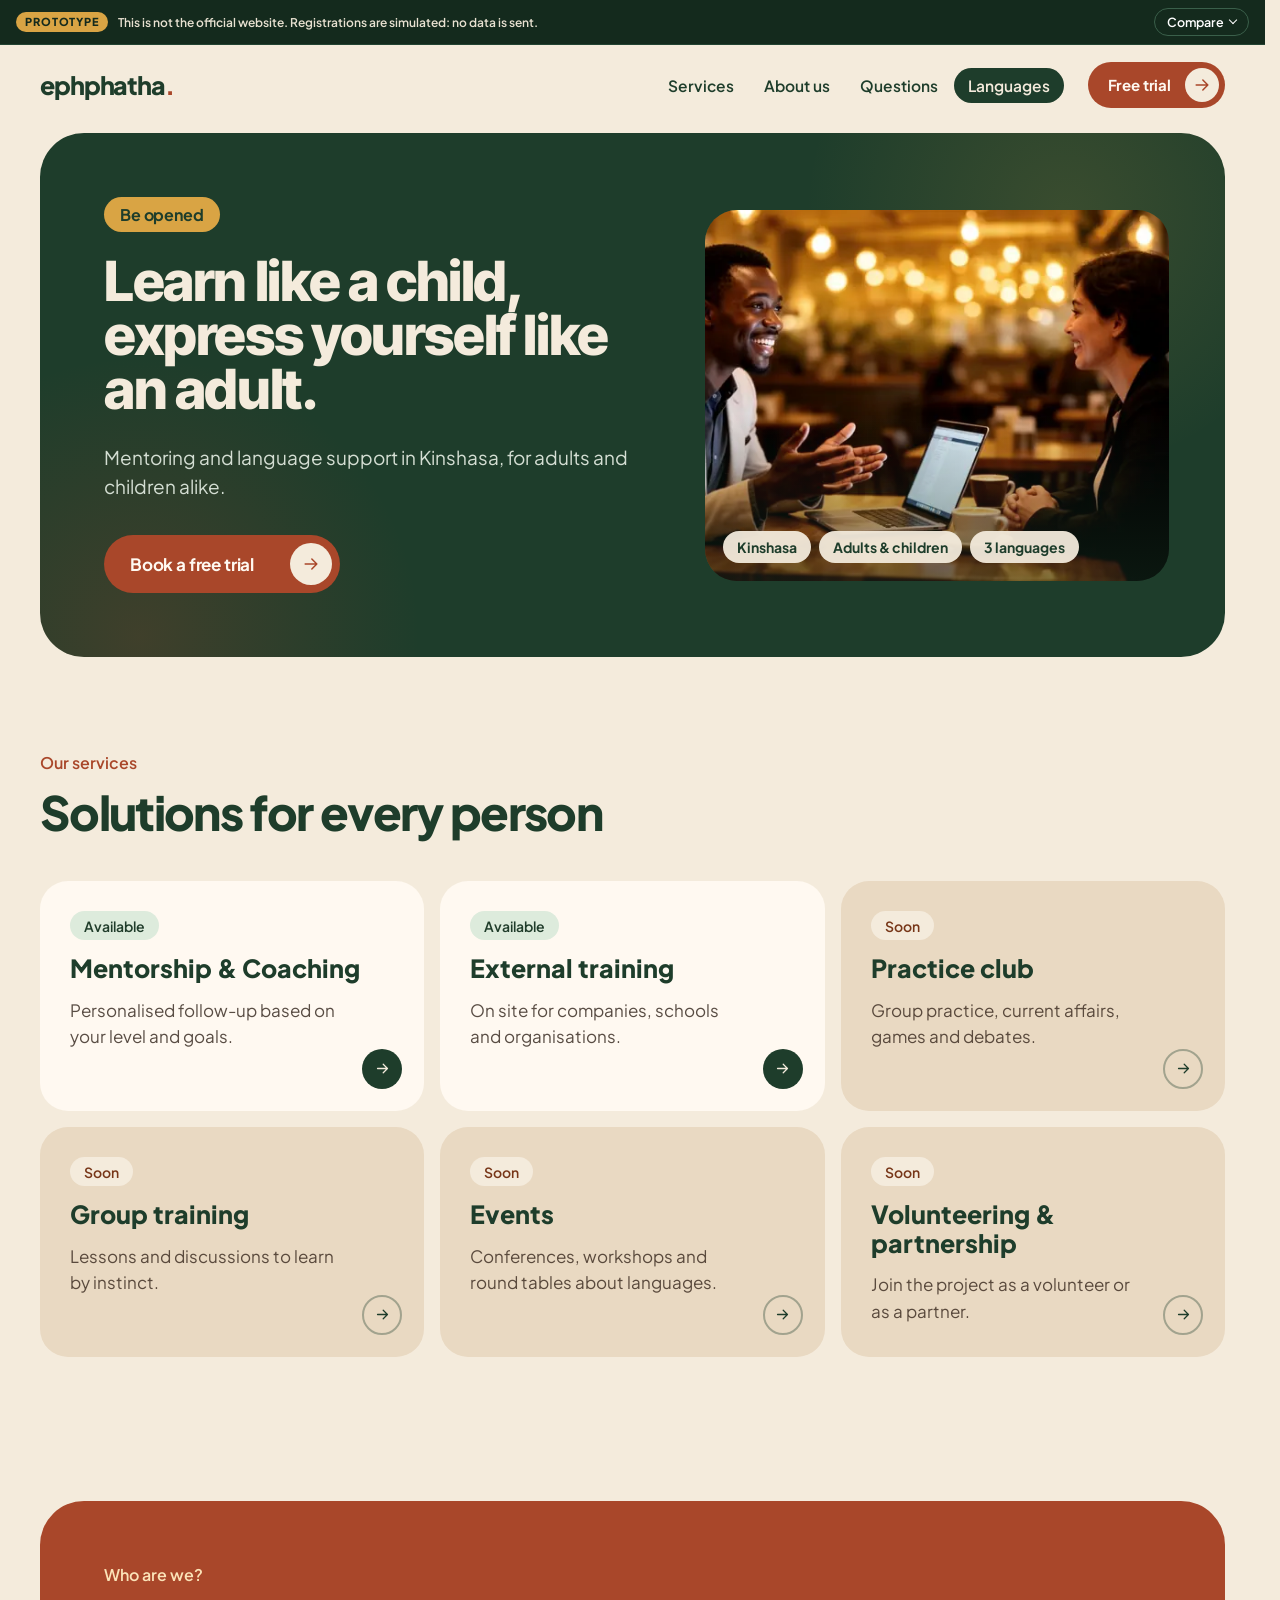
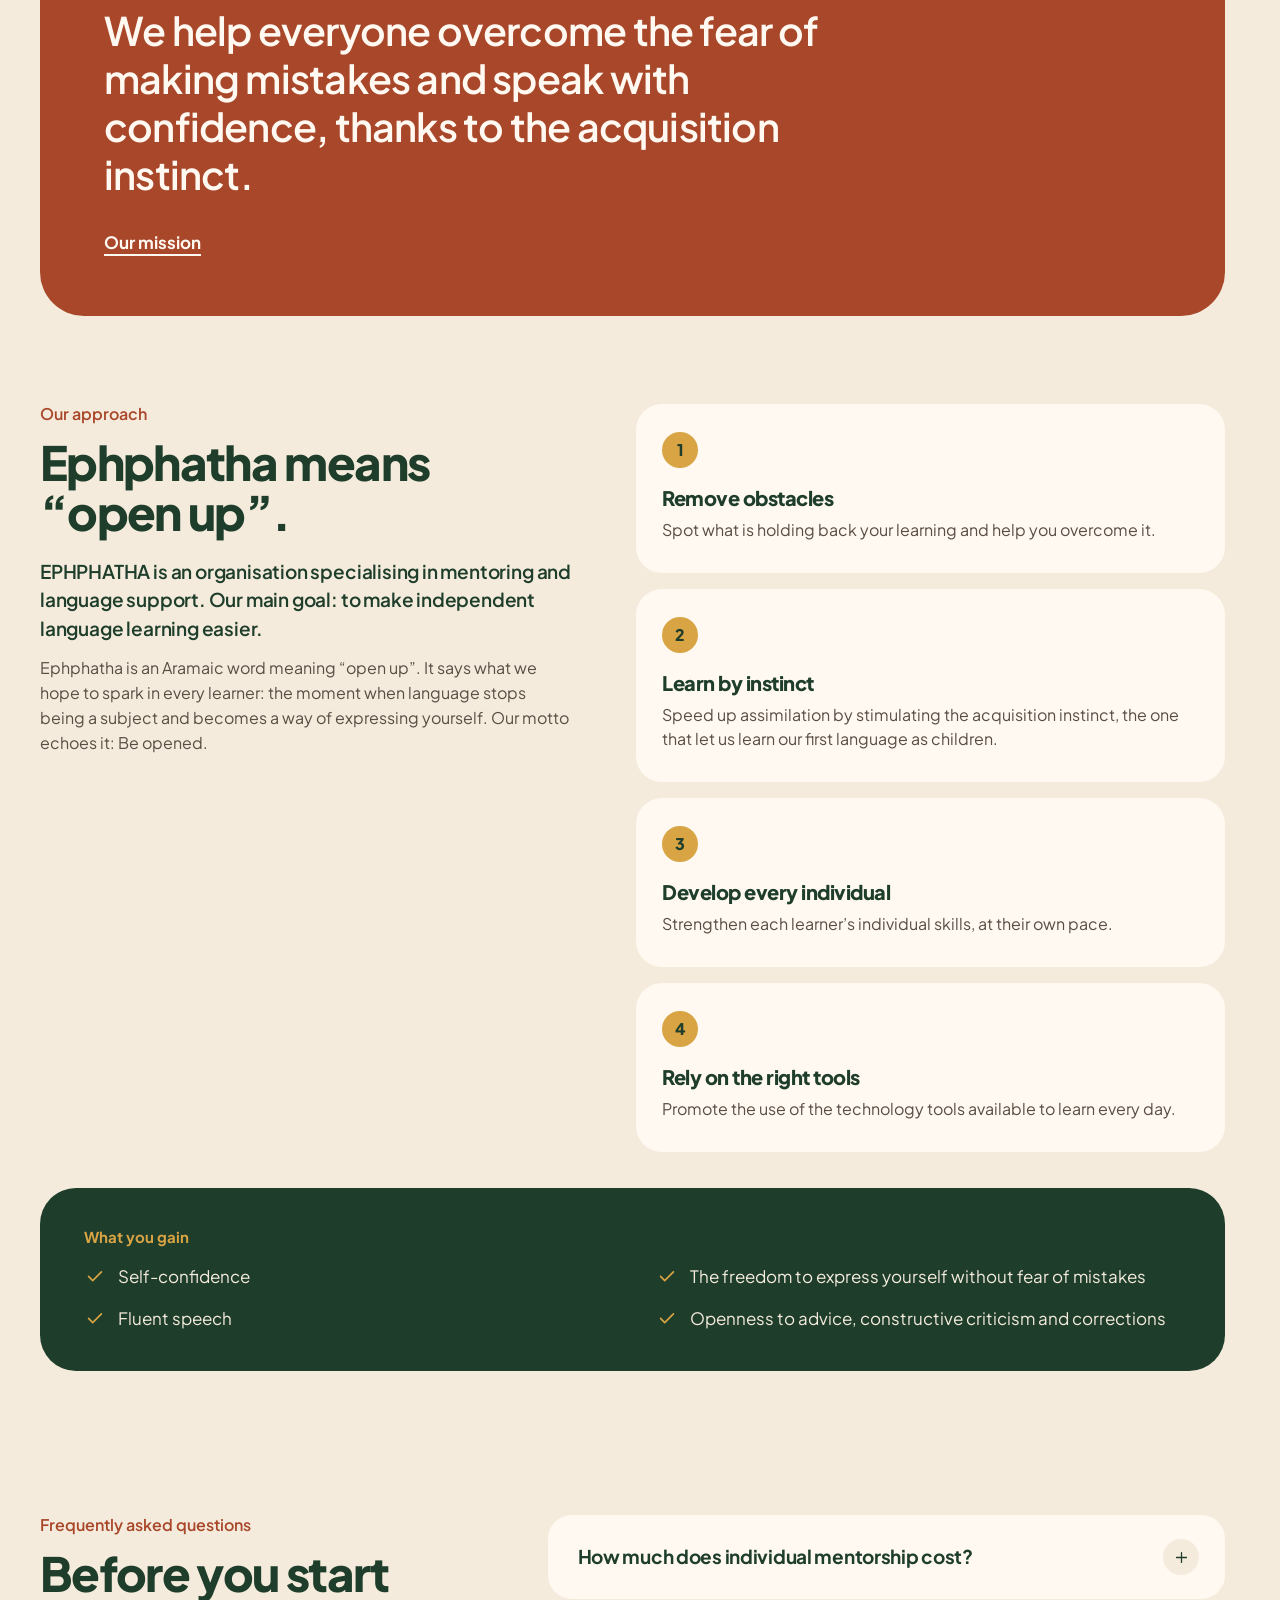
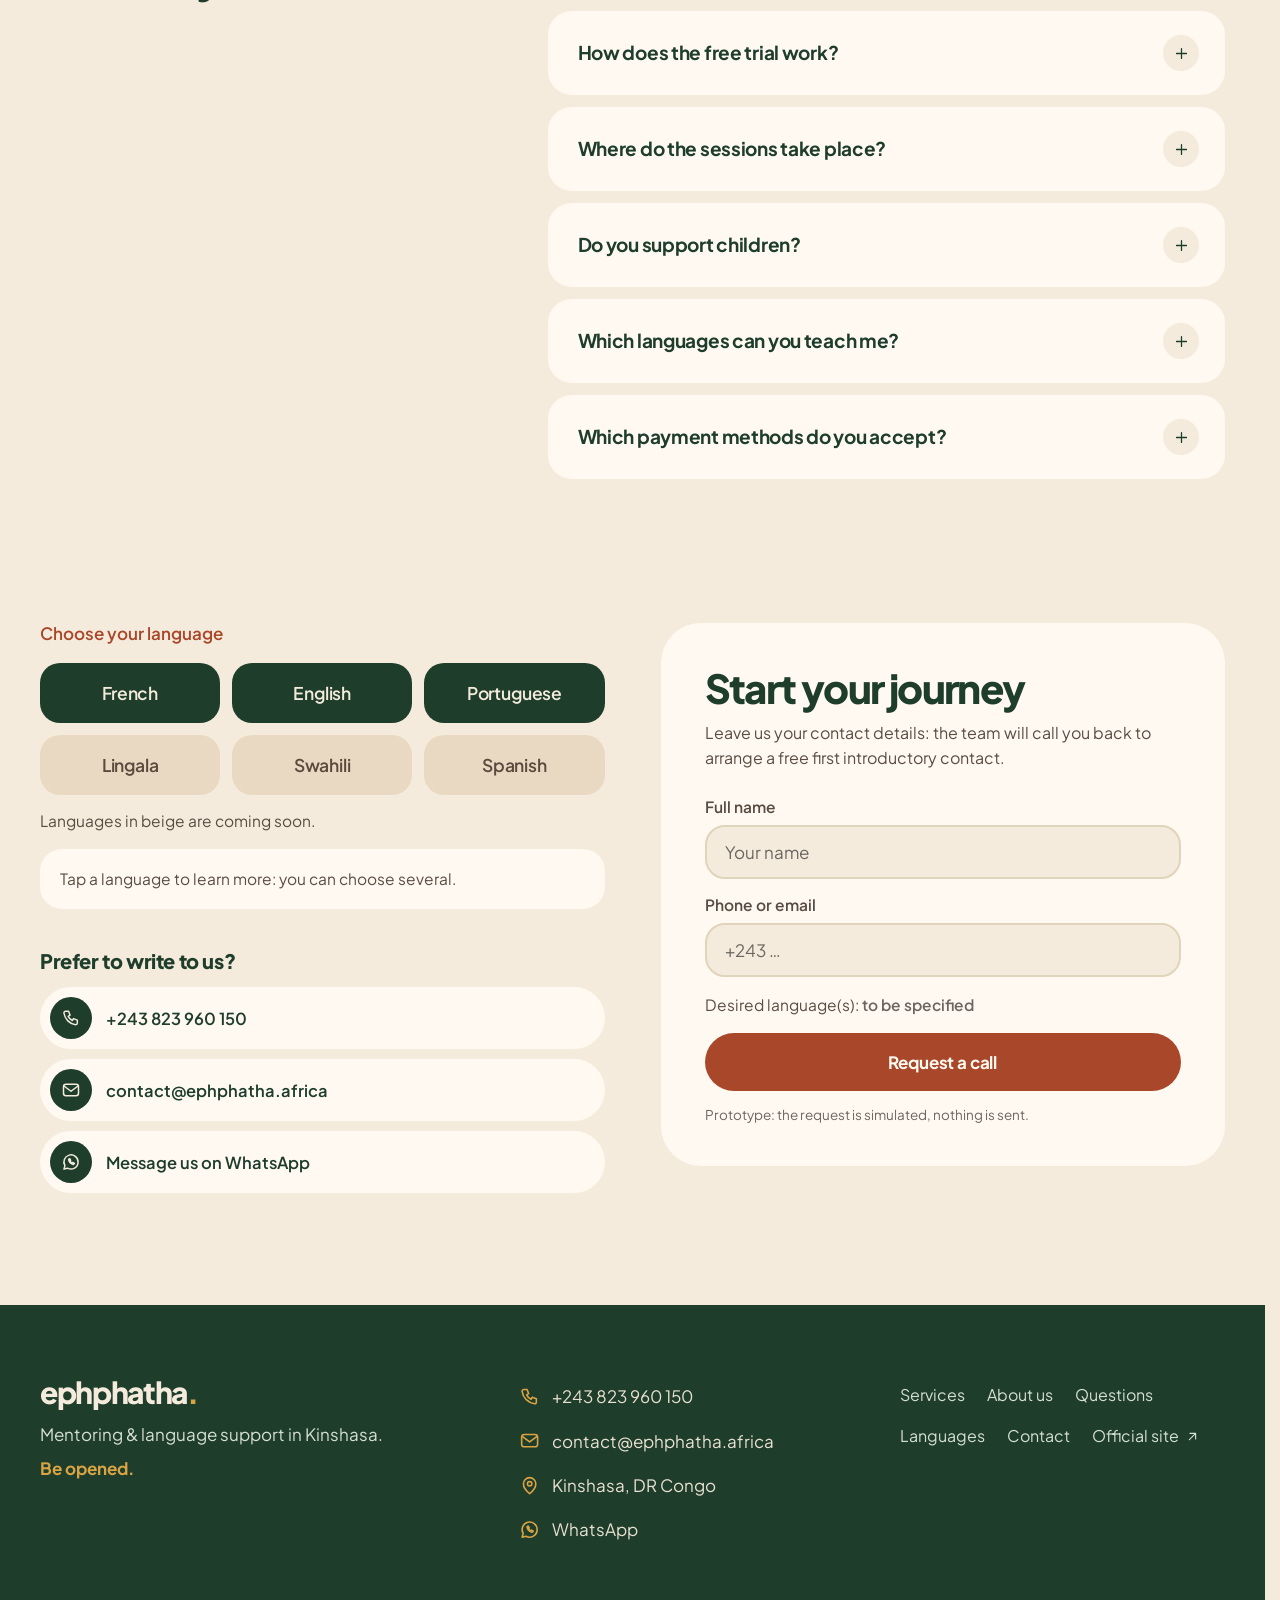
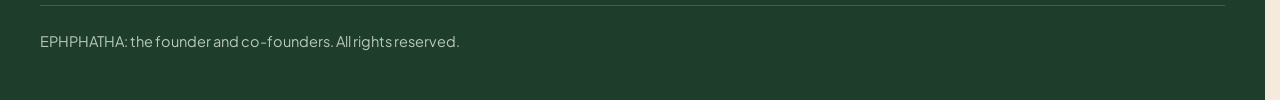
<file: prot2/index.html>
<!doctype html>
<html lang="fr">
<head>
<meta charset="utf-8">
<meta name="viewport" content="width=device-width, initial-scale=1, viewport-fit=cover">
<title>[PROTOTYPE] EPHPHATHA · Forêt &amp; terracotta · Mentorat linguistique à Kinshasa</title>
<meta name="description" content="Prototype de refonte du site EPHPHATHA (proposition « Forêt &amp; terracotta ») : mentorat et accompagnement linguistique à Kinshasa, pour les adultes comme pour les enfants. Essai gratuit.">
<meta name="robots" content="noindex, nofollow">
<meta name="theme-color" content="#f4ebdc">
<meta name="color-scheme" content="light">
<link rel="icon" href="assets/favicon-32.png" sizes="32x32" type="image/png">
<link rel="apple-touch-icon" href="assets/apple-touch-icon.png">
<meta property="og:type" content="website">
<meta property="og:locale" content="fr_FR">
<meta property="og:site_name" content="EPHPHATHA">
<meta property="og:title" content="[PROTOTYPE] EPHPHATHA · Forêt &amp; terracotta · Mentorat linguistique à Kinshasa">
<meta property="og:description" content="Prototype de refonte du site EPHPHATHA (proposition « Forêt &amp; terracotta ») : mentorat et accompagnement linguistique à Kinshasa, pour les adultes comme pour les enfants. Essai gratuit.">
<meta property="og:url" content="https://mjg-tech.github.io/ephphatha-preview/prot2/">
<meta property="og:image" content="https://mjg-tech.github.io/ephphatha-preview/prot2/assets/og-image.jpg">
<meta property="og:image:width" content="1200">
<meta property="og:image:height" content="630">
<meta name="twitter:card" content="summary_large_image">
<link rel="preload" href="assets/fonts/inter-tight-latin-wght-normal.woff2" as="font" type="font/woff2" crossorigin>
<link rel="preload" href="assets/fonts/plus-jakarta-sans-latin-wght-normal.woff2" as="font" type="font/woff2" crossorigin>
<script>document.documentElement.className+=' js'</script>
<style>*, *::before, *::after { box-sizing: border-box; }
html { -webkit-text-size-adjust: 100%; text-size-adjust: 100%; scroll-behavior: smooth; scrollbar-gutter: stable; scroll-padding-top: calc(var(--header-h, 76px) + 12px); }
html.is-locked { overflow: hidden; }
body { margin: 0; min-height: 100vh; text-rendering: optimizeLegibility; -webkit-font-smoothing: antialiased; -moz-osx-font-smoothing: grayscale; overflow-x: hidden; }
h1, h2, h3, h4, p, ul, ol, dl, dd, figure, blockquote { margin: 0; }
h1, h2, h3, h4 { font: inherit; }
h1, h2, .sheet__title { text-wrap: balance; }
.nw { white-space: nowrap; }
ul, ol { padding: 0; list-style: none; }
img, svg { display: block; max-width: 100%; }
img { height: auto; }
button, input, select, textarea { font: inherit; color: inherit; }
button { cursor: pointer; background: none; border: 0; padding: 0; text-align: inherit; }
a { color: inherit; }
[hidden] { display: none !important; }
main:focus { outline: none; }
.sr { position: absolute; width: 1px; height: 1px; overflow: hidden; clip: rect(0 0 0 0); white-space: nowrap; }
.skip { position: absolute; left: 12px; top: -120px; z-index: 300; padding: 12px 18px; border-radius: 12px; background: #fff; color: #000; font-weight: 700; text-decoration: none; }
.skip:focus { top: 12px; }
.ico { width: 1.25em; height: 1.25em; flex: none; }
.ico--flip { transform: scaleX(-1); }
.wrap { width: min(100% - 2 * var(--gutter, 20px), var(--maxw, 1200px)); margin-inline: auto; }
.layer { position: fixed; inset: 0; z-index: 140; visibility: hidden; pointer-events: none; transition: visibility 0s linear .4s; }
.layer.is-open { visibility: visible; pointer-events: auto; transition-delay: 0s; }
.layer__backdrop { position: absolute; inset: 0; background: var(--backdrop, rgba(4, 6, 9, .66)); opacity: 0; transition: opacity .35s ease; -webkit-backdrop-filter: blur(3px); backdrop-filter: blur(3px); }
.layer.is-open .layer__backdrop { opacity: 1; }
.sheet { position: absolute; left: 0; right: 0; bottom: 0; display: flex; flex-direction: column; max-height: 92vh; max-height: 92dvh; overflow: hidden; background: var(--sheet-bg); color: var(--sheet-fg, inherit); border-radius: var(--radius-sheet, 28px) var(--radius-sheet, 28px) 0 0; box-shadow: 0 -20px 60px rgba(0, 0, 0, .35); transform: translateY(28px); opacity: 0; transition: transform .4s var(--ease, cubic-bezier(.2, .7, .2, 1)), opacity .3s ease; }
.layer.is-open .sheet { transform: none; opacity: 1; }
.sheet__scroll { overflow-y: auto; overscroll-behavior: contain; -webkit-overflow-scrolling: touch; }
.sheet__close { position: absolute; top: 12px; right: 12px; z-index: 5; display: grid; place-items: center; width: 44px; height: 44px; border-radius: 50%; }
@media (min-width: 720px) {
.sheet { left: 50%; right: auto; top: 50%; bottom: auto; width: min(680px, calc(100vw - 48px)); max-height: 88vh; max-height: 88dvh; border-radius: var(--radius-sheet-d, 32px); transform: translate(-50%, -46%) scale(.985); }
.layer.is-open .sheet { transform: translate(-50%, -50%); }
}
.acc__panel { display: grid; grid-template-rows: 0fr; transition: grid-template-rows .4s var(--ease, ease); }
.acc__inner { min-height: 0; overflow: hidden; visibility: hidden; transition: visibility 0s linear .4s; }
.is-open > .acc__panel { grid-template-rows: 1fr; }
.is-open > .acc__panel > .acc__inner { visibility: visible; transition-delay: 0s; }
html:not(.js) .acc__panel { grid-template-rows: 1fr; }
html:not(.js) .acc__inner { visibility: visible; }
.group { border: 0; margin: 0 0 20px; padding: 0; min-width: 0; }
.chips { display: flex; flex-wrap: wrap; gap: 8px; }
.chip { position: relative; display: inline-block; }
.chip input { position: absolute; inset: 0; width: 100%; height: 100%; margin: 0; opacity: 0; cursor: pointer; }
.chip__box { display: inline-flex; align-items: center; justify-content: center; text-align: center; user-select: none; -webkit-user-select: none; }
.progress { display: flex; align-items: center; gap: 12px; }
.progress__track { position: relative; flex: 1; height: 4px; overflow: hidden; border-radius: 4px; background: var(--line-2); }
.progress__track i { position: absolute; inset: 0 auto 0 0; width: var(--p, 50%); background: var(--accent); border-radius: 4px; transition: width .4s var(--ease, ease); }
.js-reveal [data-reveal] { opacity: 0; transform: translateY(18px); transition: opacity .75s var(--ease, ease) var(--d, 0ms), transform .75s var(--ease, ease) var(--d, 0ms); }
.js-reveal [data-reveal].is-in { opacity: 1; transform: none; }
@media (prefers-reduced-motion: reduce) {
html { scroll-behavior: auto; }
*, *::before, *::after { animation-duration: .01ms !important; animation-iteration-count: 1 !important; transition-duration: 0s !important; transition-delay: 0s !important; }
}
@media print { .proto, .hdr, .menu, .layer { display: none !important; } [data-reveal] { opacity: 1 !important; transform: none !important; } }
@font-face { font-family: "Plus Jakarta Sans"; src: url(assets/fonts/plus-jakarta-sans-latin-wght-normal.woff2) format("woff2"); font-weight: 200 800; font-style: normal; font-display: swap; }
@font-face { font-family: "Inter Tight"; src: url(assets/fonts/inter-tight-latin-wght-normal.woff2) format("woff2"); font-weight: 100 900; font-style: normal; font-display: swap; }
:root {
--bg: #f4ebdc; --card: #fff9f1; --sand: #e9d9c2; --sand-2: #dccbb0;
--forest: #1e3d2b; --forest-2: #2d503a; --forest-3: #142a1d;
--terra: #a9472a; --terra-2: #8f3a21; --amber: #d9a444; --amber-2: #fbe3b8;
--ink: #1e3d2b; --ink-2: #594d44; --ink-3: #6b6661;
--line: #e0d4ba; --line-2: #d3c4a6; --ok-bg: #ddebdc; --soon-ink: #773618; --danger: #b3261e;
--font-display: "Inter Tight", "Segoe UI", system-ui, -apple-system, Roboto, sans-serif;
--font-body: "Plus Jakarta Sans", "Segoe UI", system-ui, -apple-system, Roboto, sans-serif;
--gutter: 16px; --maxw: 1240px; --header-h: 80px; --ease: cubic-bezier(.2, .7, .2, 1);
--sheet-bg: var(--card); --sheet-fg: var(--ink-2); --accent: var(--terra);
--radius-sheet: 30px; --radius-sheet-d: 34px; --backdrop: rgba(20, 42, 29, .55);
color-scheme: light;
}
@media (min-width: 640px) { :root { --gutter: 28px; } }
@media (min-width: 1100px) { :root { --gutter: 40px; } }
body { background: var(--bg); color: var(--ink-2); font: 400 16px/1.55 var(--font-body); }
:focus-visible { outline: 2px solid var(--terra); outline-offset: 3px; border-radius: 8px; }
::selection { background: var(--forest); color: var(--bg); }
.proto { position: relative; z-index: 70; background: var(--forest-3); border-bottom: 1px solid #234433; color: #e8e1d1; font: 600 12.5px/1.3 var(--font-body); }
.proto__row { display: flex; align-items: center; gap: 10px; max-width: 1320px; margin: 0 auto; padding: 8px 16px; }
.proto__tag { flex: none; padding: 3px 9px; border-radius: 999px; background: var(--amber); color: var(--forest-3); font-size: 11px; font-weight: 800; letter-spacing: .08em; text-transform: uppercase; }
.proto__msg { flex: 1; min-width: 0; font-size: 12px; line-height: 1.25; }
.proto__long { display: none; }
.proto__more { position: relative; flex: none; }
.proto__more summary { display: inline-flex; align-items: center; gap: 6px; padding: 5px 12px; border: 1px solid #3a5f4a; border-radius: 999px; color: #fff; cursor: pointer; list-style: none; }
.proto__more summary::-webkit-details-marker { display: none; }
.proto__more summary::after { content: ""; width: 6px; height: 6px; border-right: 1.5px solid currentColor; border-bottom: 1.5px solid currentColor; transform: translateY(-2px) rotate(45deg); }
.proto__more[open] summary { border-color: var(--amber); color: var(--amber-2); }
.proto__panel { position: absolute; right: 0; top: calc(100% + 10px); z-index: 90; width: min(300px, calc(100vw - 32px)); padding: 14px; border: 1px solid #2f5240; border-radius: 18px; background: #18331f; box-shadow: 0 24px 60px rgba(20, 42, 29, .45); }
.proto__panel p { margin: 0 0 8px; color: #b9c9bb; font-size: 11.5px; letter-spacing: .1em; text-transform: uppercase; }
.proto__panel li a, .proto__here { display: block; padding: 9px 10px; border-radius: 10px; color: #f1ebdd; text-decoration: none; font-size: 14px; }
.proto__panel li a:hover { background: #234433; }
.proto__here { background: #234433; color: var(--amber-2); }
.proto__here em { margin-left: 6px; color: #b9c9bb; font-size: 12px; font-style: normal; font-weight: 500; }
.proto__official { display: inline-flex; align-items: center; gap: 6px; width: 100%; margin-top: 8px; padding: 9px 10px; border-top: 1px solid #2f5240; color: #c9d6cb; font-size: 13px; text-decoration: none; }
.proto__official .ico { width: 14px; height: 14px; }
@media (min-width: 760px) { .proto__long { display: inline; } .proto__short { display: none; } }
.pill-cta { display: flex; align-items: center; justify-content: space-between; gap: 22px; width: 100%; min-height: 58px; padding: 0 8px 0 26px; border-radius: 999px; background: var(--terra); color: var(--card); font: 700 17px/1.1 var(--font-body); letter-spacing: -.01em; text-decoration: none; transition: background-color .2s, transform .25s var(--ease), box-shadow .25s; -webkit-tap-highlight-color: transparent; }
.pill-cta__go { display: grid; place-items: center; flex: none; width: 42px; height: 42px; border-radius: 50%; background: var(--bg); color: var(--terra); transition: transform .3s var(--ease); }
.pill-cta__go .ico { width: 20px; height: 20px; }
.pill-cta--sm { width: auto; min-height: 46px; gap: 14px; padding: 0 6px 0 20px; font-size: 15px; }
.pill-cta--sm .pill-cta__go { width: 34px; height: 34px; }
.pill-cta--block { width: 100%; }
.pill-cta--plain { justify-content: center; padding: 0 26px; border: 0; cursor: pointer; }
.pill-cta:active { transform: scale(.985); }
@media (hover: hover) {
.pill-cta:hover { background: var(--terra-2); box-shadow: 0 14px 30px -14px rgba(143, 58, 33, .7); }
.pill-cta:hover .pill-cta__go { transform: translateX(3px); }
}
.pill-cta.is-busy { pointer-events: none; opacity: .85; }
.btn { display: inline-flex; align-items: center; justify-content: center; gap: 10px; min-height: 54px; padding: 0 26px; border: 2px solid transparent; border-radius: 999px; font: 700 16.5px/1.1 var(--font-body); letter-spacing: -.01em; text-align: center; text-decoration: none; cursor: pointer; transition: background-color .2s, border-color .2s, color .2s, transform .2s var(--ease), box-shadow .2s; -webkit-tap-highlight-color: transparent; }
.btn .ico { width: 20px; height: 20px; transition: transform .25s var(--ease); }
.btn--primary { background: var(--terra); color: var(--card); }
.btn--ghost { border-color: var(--forest); color: var(--forest); background: transparent; }
.btn--block { width: 100%; }
@media (hover: hover) {
.btn--primary:hover { background: var(--terra-2); box-shadow: 0 14px 30px -14px rgba(143, 58, 33, .7); }
.btn--ghost:hover { background: var(--forest); color: var(--bg); }
.btn:hover .ico { transform: translateX(3px); }
}
.btn:active { transform: scale(.985); }
.btn.is-busy { pointer-events: none; opacity: .85; }
.btn.is-busy .ico { display: none; }
.btn.is-busy::after { content: ""; width: 16px; height: 16px; border: 2px solid currentColor; border-right-color: transparent; border-radius: 50%; animation: spin .7s linear infinite; }
@keyframes spin { to { transform: rotate(360deg); } }
.pill-cta.is-busy::after { content: ""; width: 16px; height: 16px; margin-left: 10px; border: 2px solid currentColor; border-right-color: transparent; border-radius: 50%; animation: spin .7s linear infinite; }
.hdr { position: sticky; top: 0; z-index: 60; transition: background-color .3s, box-shadow .3s; }
.hdr.is-stuck { background: rgba(244, 235, 220, .9); box-shadow: 0 1px 0 rgba(30, 61, 43, .1); -webkit-backdrop-filter: saturate(1.3) blur(12px); backdrop-filter: saturate(1.3) blur(12px); }
.hdr__in { display: flex; align-items: center; gap: 14px; height: var(--header-h); }
.brand { display: inline-flex; text-decoration: none; }
.brand__word { color: var(--forest); font: 800 25px/1 var(--font-body); letter-spacing: -.045em; }
.brand__word i { color: var(--terra); font-style: normal; }
.brand--light .brand__word { color: var(--bg); }
.brand--light .brand__word i { color: var(--amber); }
.nav { display: none; }
.hdr__cta { display: none; }
.menu-btn { flex: none; display: grid; place-content: center; gap: 5px; width: 44px; height: 44px; margin-left: auto; border-radius: 50%; background: var(--forest); color: var(--bg); transition: background-color .2s, transform .2s var(--ease); }
.menu-btn span { display: block; width: 16px; height: 2px; border-radius: 2px; background: var(--bg); }
.menu-btn:hover { background: var(--forest-2); }
.menu-btn--close { background: var(--bg); color: var(--forest); place-content: center; }
.menu-btn--close:hover { background: #fff; }
.menu { position: fixed; inset: 0; z-index: 150; overflow-y: auto; visibility: hidden; opacity: 0; background: radial-gradient(80% 50% at 100% 0, rgba(217, 164, 68, .16), transparent 60%), var(--forest); color: var(--bg); transition: opacity .3s ease, visibility 0s linear .3s; }
.menu.is-open { visibility: visible; opacity: 1; transition-delay: 0s; }
.menu__in { display: flex; flex-direction: column; min-height: 100%; padding-bottom: 28px; }
.menu__top { display: flex; align-items: center; justify-content: space-between; height: var(--header-h); }
.menu__nav { display: grid; margin-top: 14px; }
.menu__nav a { padding: 14px 0; border-bottom: 1px solid rgba(244, 235, 220, .16); font: 800 clamp(2rem, 10vw, 3.4rem)/1.05 var(--font-display); letter-spacing: -.04em; text-decoration: none; transform: translateY(14px); opacity: 0; transition: transform .5s var(--ease), opacity .5s, color .2s; }
.menu__nav a:hover { color: var(--amber); }
.menu.is-open .menu__nav a { transform: none; opacity: 1; }
.menu.is-open .menu__nav a:nth-child(2) { transition-delay: .05s; } .menu.is-open .menu__nav a:nth-child(3) { transition-delay: .1s; }
.menu.is-open .menu__nav a:nth-child(4) { transition-delay: .15s; } .menu.is-open .menu__nav a:nth-child(5) { transition-delay: .2s; }
.menu__foot { margin-top: auto; padding-top: 30px; }
.menu__contact { display: grid; gap: 2px; margin-top: 18px; }
.menu__contact a { display: flex; align-items: center; gap: 12px; padding: 10px 0; color: #d4ded3; text-decoration: none; font-size: 17px; }
.menu__contact .ico { color: var(--amber); }
@media (min-width: 960px) {
.nav { display: flex; gap: 2px; margin-left: auto; margin-right: 10px; }
.nav a { position: relative; padding: 10px 14px; border-radius: 999px; color: var(--forest); font: 600 15.5px/1 var(--font-body); text-decoration: none; transition: background-color .2s, color .2s; }
.nav a:hover { background: rgba(30, 61, 43, .08); }
.nav a[aria-current="true"] { background: var(--forest); color: var(--bg); }
.hdr__cta { display: inline-flex; }
.menu-btn { display: none; }
}
.kicker { color: var(--terra); font: 600 16px/1.2 var(--font-body); }
.h2 { margin-top: 14px; color: var(--forest); font: 800 clamp(1.85rem, 1.35rem + 2vw, 3.3rem)/1.06 var(--font-body); letter-spacing: -.035em; }
.sec { padding-block: 44px; }
.sec--tight { padding-block: 8px 44px; }
.sec__head { max-width: 40rem; }
@media (min-width: 960px) { .sec { padding-block: 72px; } .sec--tight { padding-block: 16px 72px; } }
.hero-sec { padding: 4px 0 16px; }
.hero { position: relative; display: grid; gap: 28px; overflow: hidden; padding: 22px 22px 22px; border-radius: 32px; background: var(--forest); color: var(--bg); isolation: isolate; }
.hero__blob { position: absolute; z-index: -1; border-radius: 50%; pointer-events: none; }
.hero__blob--a { top: -130px; right: -130px; width: 340px; height: 340px; background: radial-gradient(closest-side, rgba(217, 164, 68, .15), rgba(217, 164, 68, 0)); }
.hero__blob--b { bottom: -190px; left: -150px; width: 380px; height: 380px; background: radial-gradient(closest-side, rgba(169, 71, 42, .24), rgba(169, 71, 42, 0)); }
.tag { display: inline-block; padding: 9px 16px 8px; border-radius: 999px; background: var(--amber); color: var(--forest); font: 700 15px/1.1 var(--font-body); letter-spacing: -.01em; }
.h1 { margin-top: 22px; color: var(--bg); font: 800 min(2.75rem, calc((100vw - 80px) / 6.4))/.98 var(--font-display); letter-spacing: -.032em; text-wrap: wrap; }
@media (min-width: 640px) { .h1 { font-size: clamp(3rem, 2rem + 3vw, 4rem); letter-spacing: -.025em; } }
.lead { max-width: 30em; margin-top: 20px; color: #d4ded3; font: 400 16.5px/1.55 var(--font-body); }
.hero__copy .pill-cta { margin-top: 26px; }
.hero__media { position: relative; overflow: hidden; border-radius: 26px; background: var(--forest-2); aspect-ratio: 3 / 2; }
.hero__img { position: absolute; inset: 0; width: 100%; height: 100%; object-fit: cover; object-position: 50% 28%; }
.hero__media::after { content: ""; position: absolute; inset: 0; background: linear-gradient(180deg, rgba(20, 42, 29, 0) 55%, rgba(20, 42, 29, .55) 100%); pointer-events: none; }
.hero__chips { position: absolute; z-index: 2; left: 12px; right: 12px; bottom: 12px; display: flex; flex-wrap: wrap; gap: 6px; }
.hero__chips li { padding: 6px 10px 5px; border-radius: 999px; background: rgba(244, 235, 220, .94); color: var(--forest); font: 700 12.5px/1.2 var(--font-body); white-space: nowrap; }
@media (min-width: 960px) {
.hero-sec { padding: 8px 0 24px; }
.hero { grid-template-columns: minmax(0, 1.08fr) minmax(0, .92fr); gap: 56px; align-items: center; padding: 64px 56px 64px 64px; border-radius: 44px; }
.h1 { font-size: clamp(2.9rem, .9rem + 3.2vw, 4.4rem); letter-spacing: -.025em; }
.hero__copy { min-width: 0; }
.hero__blob--a { top: -180px; right: -100px; width: 520px; height: 520px; }
.hero__blob--b { bottom: -260px; left: -180px; width: 560px; height: 560px; }
.tag { font-size: 16px; }
.lead { margin-top: 26px; font-size: 19px; }
.hero__copy .pill-cta { display: inline-flex; width: auto; margin-top: 34px; gap: 36px; }
.hero__media { aspect-ratio: 5 / 4; border-radius: 32px; }
.hero__img { object-position: 70% 40%; }
.hero__chips { left: 18px; right: 18px; bottom: 18px; gap: 8px; }
.hero__chips li { padding: 8px 14px 7px; font-size: 14px; }
}
.svc-list { display: grid; gap: 12px; margin-top: 26px; }
.card { position: relative; padding: 24px 24px 26px; border-radius: 28px; transition: transform .3s var(--ease), box-shadow .3s, background-color .25s; }
.card--cream { background: var(--card); }
.card--sand { background: var(--sand); }
.card__row { display: flex; align-items: center; justify-content: space-between; gap: 14px; }
.card__title { color: var(--forest); font: 800 22px/1.14 var(--font-body); letter-spacing: -.03em; }
.card__btn { text-align: left; }
.card__btn::after { content: ""; position: absolute; inset: 0; border-radius: inherit; }
.card__btn:focus-visible { outline: none; }
.card:has(.card__btn:focus-visible) { outline: 2px solid var(--terra); outline-offset: 3px; }
.card__text { margin-top: 12px; padding-right: 44px; color: var(--ink-2); font-size: 16.5px; line-height: 1.55; }
.card--sand .card__text { color: #5a4a3d; }
.card__go { position: absolute; right: 18px; bottom: 18px; display: grid; place-items: center; width: 34px; height: 34px; border-radius: 50%; background: var(--forest); color: var(--bg); transition: background-color .2s, transform .3s var(--ease); }
.card__go .ico { width: 17px; height: 17px; }
.card--sand .card__go { background: transparent; border: 2px solid rgba(30, 61, 43, .35); color: var(--forest); }
@media (hover: hover) {
.card:hover { transform: translateY(-3px); box-shadow: 0 24px 40px -28px rgba(30, 61, 43, .55); }
.card:hover .card__go { background: var(--terra); transform: translateX(2px); }
.card--sand:hover .card__go { background: var(--forest); border-color: var(--forest); color: var(--bg); }
}
.status { flex: none; padding: 7px 14px 6px; border-radius: 999px; font: 600 14px/1.2 var(--font-body); }
.status--available { background: var(--ok-bg); color: #1f3c2a; }
.status--soon { background: var(--bg); color: var(--soon-ink); }
.svc-more { justify-content: space-between; width: 100%; margin-top: 16px; min-height: 58px; padding: 0 22px 0 26px; font-size: 17px; }
.svc-list .card:nth-child(n+4) { display: none; }
.svc-list.is-expanded .card:nth-child(n+4) { display: block; animation: rise .5s var(--ease) both; }
.svc-list.is-expanded .card:nth-child(5) { animation-delay: .06s; } .svc-list.is-expanded .card:nth-child(6) { animation-delay: .12s; }
@keyframes rise { from { opacity: 0; transform: translateY(12px); } }
.svc-more[aria-expanded="true"] .ico { transform: rotate(-90deg); }
html:not(.js) .svc-list .card:nth-child(n+4) { display: block; }
html:not(.js) .svc-more { display: none; }
@media (min-width: 720px) {   
.svc-list { grid-template-columns: 1fr 1fr; gap: 14px; }
.svc-list .card:nth-child(n+4) { display: block; }
.svc-more { display: none; }
}
@media (min-width: 960px) {
.svc-list { grid-template-columns: repeat(3, 1fr); gap: 16px; margin-top: 44px; }
.svc-list .card:nth-child(n+4) { display: block; }
.svc-more { display: none; }
.card { display: flex; flex-direction: column; min-height: 230px; padding: 30px 30px 32px; }
.card__row { flex-direction: column-reverse; align-items: flex-start; gap: 14px; }   
.card__title { font-size: 25px; }
.card__text { margin-top: 14px; font-size: 17px; }
.card__go { right: 22px; bottom: 22px; width: 40px; height: 40px; }
}
.mission-card { padding: 30px 24px 28px; border-radius: 32px; background: var(--terra); color: var(--card); }
.mission-card__k { color: var(--amber-2); font: 600 16px/1.2 var(--font-body); }
.mission-card__t { max-width: 20em; margin-top: 18px; font: 600 clamp(1.45rem, 1.1rem + 1.7vw, 2.75rem)/1.22 var(--font-body); letter-spacing: -.02em; }
.mission-card__link { display: inline-block; margin-top: 24px; color: var(--card); font: 700 17px/1.2 var(--font-body); text-decoration: underline; text-decoration-thickness: 2px; text-underline-offset: 5px; }
.mission-card__link:hover { color: var(--amber-2); }
@media (min-width: 960px) { .mission-card { padding: 64px 64px 60px; border-radius: 44px; } .mission-card__t { margin-top: 22px; } .mission-card__link { margin-top: 34px; } }
.approach__lead { margin-top: 20px; color: var(--forest); font: 600 19px/1.5 var(--font-body); letter-spacing: -.01em; }
.approach__text { margin-top: 14px; color: var(--ink-2); }
.mcards { display: grid; gap: 12px; margin-top: 28px; }
.mcard { display: grid; grid-template-columns: 36px 1fr; column-gap: 16px; padding: 20px 22px 22px 20px; border-radius: 26px; background: var(--card); }
.mcard__n { grid-row: 1 / span 2; display: grid; place-items: center; align-self: start; width: 36px; height: 36px; border-radius: 50%; background: var(--amber); color: var(--forest); font: 800 16px/1 var(--font-body); }
.mcard h3 { color: var(--forest); font: 800 20px/1.2 var(--font-body); letter-spacing: -.025em; }
.mcard p { margin-top: 8px; color: var(--ink-2); font-size: 16px; }
.benefits { margin-top: 12px; padding: 26px 24px 26px; border-radius: 28px; background: var(--forest); color: var(--bg); }
.benefits h3 { color: var(--amber); font: 700 15px/1.2 var(--font-body); }
.benefits ul { display: grid; gap: 14px; margin-top: 18px; }
.benefits li { display: flex; align-items: flex-start; gap: 12px; font-size: 17px; line-height: 1.45; }
.benefits .ico { flex: none; width: 22px; height: 22px; margin-top: 1px; color: var(--amber); }
@media (min-width: 960px) {
.approach { display: grid; grid-template-columns: minmax(0, .95fr) minmax(0, 1.05fr); gap: 20px 64px; align-items: start; }
.approach__intro { position: sticky; top: calc(var(--header-h) + 24px); }
.mcards { margin-top: 0; gap: 16px; }
.mcard { display: block; padding: 28px 26px 30px; }
.mcard__n { margin-bottom: 18px; }
.benefits { grid-column: 1 / -1; margin-top: 16px; padding: 40px 44px; border-radius: 36px; }
.benefits ul { grid-template-columns: repeat(2, 1fr); gap: 18px 48px; }
}
.acc { display: grid; gap: 10px; margin-top: 26px; }
.acc__item { border-radius: 24px; background: var(--card); transition: box-shadow .3s; }
.acc__item.is-open { box-shadow: 0 18px 36px -26px rgba(30, 61, 43, .5); }
.acc__q { margin: 0; }
.acc__btn { display: flex; align-items: center; justify-content: space-between; gap: 16px; width: 100%; padding: 20px 20px 20px 24px; color: var(--forest); font: 700 17.5px/1.35 var(--font-body); letter-spacing: -.015em; }
.acc__icon { display: grid; place-items: center; flex: none; width: 36px; height: 36px; border-radius: 50%; background: var(--bg); color: var(--forest); transition: transform .35s var(--ease), background-color .2s, color .2s; }
.acc__icon .ico { width: 17px; height: 17px; }
.acc__item.is-open .acc__icon { transform: rotate(45deg); background: var(--terra); color: var(--card); }
.acc__inner p { padding: 0 24px 24px; color: var(--ink-2); }
@media (hover: hover) { .acc__btn:hover .acc__icon { background: var(--sand); } .acc__item.is-open .acc__btn:hover .acc__icon { background: var(--terra-2); } }
@media (min-width: 960px) {
.faq { display: grid; grid-template-columns: .8fr 1.2fr; gap: 56px; align-items: start; }
.faq .sec__head { position: sticky; top: calc(var(--header-h) + 24px); }
.acc { margin-top: 0; gap: 12px; }
.acc__btn { padding: 24px 26px 24px 30px; font-size: 19px; }
.acc__inner p { padding: 0 30px 28px; font-size: 17px; }
}
.duo { display: grid; gap: 40px; }
.duo__lang .kicker { font-size: 17px; }
.lchips { display: grid; grid-template-columns: repeat(3, 1fr); gap: 10px; margin-top: 16px; }
.lchip { position: relative; display: flex; align-items: center; justify-content: center; gap: 6px; min-height: 54px; padding: 0 6px; border-radius: 20px; background: var(--forest); color: var(--bg); font: 600 16.5px/1.1 var(--font-body); letter-spacing: -.01em; transition: transform .2s var(--ease), box-shadow .2s, background-color .2s, color .2s; -webkit-tap-highlight-color: transparent; }
.lchip--soon { background: var(--sand); color: #5a4a3d; }
.lchip__tick { display: none; width: 18px; height: 18px; color: var(--amber); }
.lchip[aria-pressed="true"] { box-shadow: 0 0 0 3px var(--bg), 0 0 0 5px var(--terra); }
.lchip[aria-pressed="true"] .lchip__tick { display: block; }
.lchip--soon[aria-pressed="true"] { background: var(--sand-2); color: var(--forest); }
@media (hover: hover) { .lchip:hover { transform: translateY(-2px); } }
.help { margin-top: 14px; color: var(--ink-2); font-size: 15.5px; }
.lang-info { margin-top: 16px; padding: 18px 20px; border-radius: 22px; background: var(--card); }
.lang-info__hint { color: var(--ink-2); font-size: 15.5px; }
.lang-info__pick { display: none; }
.lang-info.has-pick .lang-info__hint { display: none; }
.lang-info.has-pick .lang-info__pick { display: block; animation: rise .35s var(--ease); }
.lang-info__title { color: var(--forest); font: 800 20px/1.2 var(--font-body); letter-spacing: -.02em; }
.lang-info__line { margin: 6px 0 12px; color: var(--ink-2); }
.link-go { display: inline-flex; align-items: center; gap: 8px; color: var(--terra); font: 700 16px/1.2 var(--font-body); text-decoration: none; }
.link-go .ico { width: 18px; height: 18px; transition: transform .25s var(--ease); }
.link-go:hover { text-decoration: underline; text-underline-offset: 4px; }
.link-go:hover .ico { transform: translateX(3px); }
.form-card { padding: 26px 22px 24px; border-radius: 32px; background: var(--card); }
.form-card__title { color: var(--forest); font: 800 clamp(1.8rem, 1.35rem + 1.8vw, 2.5rem)/1.06 var(--font-body); letter-spacing: -.04em; }
.form-card__lead { margin-top: 12px; color: var(--ink-2); }
.form { margin-top: 22px; }
.form__context { display: inline-block; margin: 0 0 16px; padding: 7px 13px 6px; border-radius: 999px; background: var(--ok-bg); color: #1f3c2a; font: 600 14px/1.2 var(--font-body); }
.form__head .form__context { margin-top: 14px; }
.field { margin: 0 0 16px; }
.field__label, .group__label { display: block; margin: 0 0 8px; padding: 0; color: #584b42; font: 600 15.5px/1.3 var(--font-body); }
.group__opt { margin-left: 6px; color: var(--ink-3); font-size: 13px; font-weight: 500; }
.field__input { width: 100%; height: 54px; padding: 0 18px; border: 2px solid var(--line); border-radius: 20px; background: var(--bg); color: var(--forest); font: 500 17px/1 var(--font-body); transition: border-color .2s, box-shadow .2s, background-color .2s; }
.field__input::placeholder { color: var(--ink-3); font-weight: 400; }
.field__input:focus { outline: none; border-color: var(--forest); background: #fff; box-shadow: 0 0 0 4px rgba(30, 61, 43, .12); }
.field__err { margin-top: 8px; color: var(--danger); font-size: 14.5px; font-weight: 600; }
.has-error .field__input { border-color: var(--danger); }
.langs-line { margin: 2px 0 16px; color: var(--ink-2); font-size: 15.5px; }
.langs-line strong { color: var(--ink-3); font-weight: 600; }
.langs-line.has-langs strong { color: var(--forest); }
.form__note { margin-top: 14px; color: var(--ink-3); font-size: 13.5px; }
.chip__box { min-height: 44px; padding: 0 18px; border: 2px solid var(--line); border-radius: 999px; background: var(--bg); color: var(--ink-2); font: 600 15.5px/1 var(--font-body); transition: background-color .2s, border-color .2s, color .2s; }
.chip input:checked + .chip__box { border-color: var(--forest); background: var(--forest); color: var(--bg); }
.chip input:focus-visible + .chip__box { outline: 2px solid var(--terra); outline-offset: 3px; }
@media (hover: hover) { .chip:hover .chip__box { border-color: var(--forest); } }
.group.has-error .chip__box { border-color: var(--danger); }
.form__success { padding-top: 4px; }
.success__icon { display: grid; place-items: center; width: 56px; height: 56px; margin-bottom: 18px; border-radius: 50%; background: var(--terra); color: var(--card); }
.success__icon .ico { width: 28px; height: 28px; stroke-width: 2.2; }
.success__title { color: var(--forest); font: 800 clamp(1.6rem, 1.3rem + 1.2vw, 2.1rem)/1.1 var(--font-body); letter-spacing: -.035em; }
.success__text { margin-top: 12px; color: var(--ink-2); }
.success__text strong { color: var(--forest); font-weight: 700; }
.summary { display: grid; grid-template-columns: auto 1fr; gap: 8px 18px; margin: 20px 0 0; padding: 16px 18px; border-radius: 20px; background: var(--bg); font-size: 15.5px; }
.summary dt { color: var(--ink-3); }
.summary dd { color: var(--forest); font-weight: 600; overflow-wrap: anywhere; }
.form__actions { display: flex; gap: 10px; margin-top: 24px; }
.form__actions--split { flex-direction: column-reverse; }
@media (min-width: 480px) { .form__actions--split { flex-direction: row; } .form__actions--split .btn--primary { flex: 1; } }
.form__actions--col { flex-direction: column; }
.direct__title { color: var(--forest); font: 800 20px/1.2 var(--font-body); letter-spacing: -.02em; }
.direct { display: grid; gap: 10px; margin-top: 14px; }
.direct a { display: flex; align-items: center; gap: 14px; padding: 10px 20px 10px 10px; border-radius: 999px; background: var(--card); color: var(--forest); font: 600 16.5px/1.2 var(--font-body); text-decoration: none; overflow-wrap: anywhere; transition: background-color .2s, transform .2s var(--ease); }
.direct__ico { display: grid; place-items: center; flex: none; width: 42px; height: 42px; border-radius: 50%; background: var(--forest); color: var(--bg); }
.direct__ico .ico { width: 20px; height: 20px; }
@media (hover: hover) { .direct a:hover { background: #fff; transform: translateX(3px); } }
@media (min-width: 960px) {
.duo { grid-template-columns: minmax(0, 1fr) minmax(0, 1fr); column-gap: 56px; row-gap: 40px; align-items: start; }
.duo__lang { grid-column: 1; grid-row: 1; }
.duo__form { grid-column: 2; grid-row: 1 / span 2; }
.duo__direct { grid-column: 1; grid-row: 2; }
.lchips { gap: 12px; margin-top: 20px; }
.lchip { min-height: 60px; font-size: 17.5px; }
.form-card { padding: 44px 44px 40px; border-radius: 40px; }
.form { margin-top: 26px; }
}
.ftr { margin-top: 24px; padding: 44px 0 40px; background: var(--forest); color: #d4ded3; }
.ftr__in { display: grid; gap: 32px; }
.ftr__word { color: var(--bg); font: 800 30px/1 var(--font-body); letter-spacing: -.045em; }
.ftr__word i { color: var(--amber); font-style: normal; }
.ftr__tag { max-width: 22em; margin-top: 14px; font-size: 17px; }
.ftr__motto { margin-top: 10px; color: var(--amber); font: 700 17px/1.2 var(--font-body); }
.ftr__contact { display: grid; gap: 6px; }
.ftr__contact a, .ftr__city { display: inline-flex; align-items: center; gap: 12px; padding: 6px 0; color: #e8e1d1; text-decoration: none; font-size: 17px; }
.ftr__contact .ico { color: var(--amber); }
.ftr__contact a:hover { color: var(--amber-2); }
.ftr__links { display: flex; flex-wrap: wrap; gap: 4px 22px; align-content: start; }
.ftr__links a { display: inline-flex; align-items: center; gap: 6px; padding: 6px 0; color: #d4ded3; font-size: 16px; text-decoration: none; }
.ftr__links a:hover { color: var(--amber-2); }
.ftr__links .ico { width: 15px; height: 15px; }
.ftr__legal { padding-top: 24px; border-top: 1px solid rgba(244, 235, 220, .18); color: #b9c9bb; font-size: 14.5px; }
@media (min-width: 960px) {
.ftr { margin-top: 40px; padding: 72px 0 48px; }
.ftr__in { grid-template-columns: 1.3fr 1fr 1fr; gap: 56px; }
.ftr__legal { grid-column: 1 / -1; }
}
.sheet__close { background: var(--forest); color: var(--bg); transition: background-color .2s; }
.sheet__close:hover { background: var(--terra); }
.sheet__title { color: var(--forest); font: 800 clamp(1.7rem, 1.3rem + 1.5vw, 2.4rem)/1.06 var(--font-body); letter-spacing: -.04em; }
.sheet__lead { margin-top: 10px; color: var(--ink-2); }
.eyebrow { color: var(--terra); font: 600 15px/1.2 var(--font-body); }
.svc-detail__media { position: relative; }
.svc-detail__media img { width: 100%; aspect-ratio: 16 / 9; object-fit: cover; }
.svc-detail__body { position: relative; padding: 22px 22px 26px; }
.svc-detail__head { display: flex; align-items: flex-start; justify-content: space-between; gap: 14px; margin-top: 8px; }
.svc-detail__head .status { margin-top: 6px; }
.svc-detail__lead { margin-top: 14px; color: var(--ink-2); }
.checks { margin-top: 18px; }
.checks li { display: flex; gap: 12px; padding: 11px 0; border-bottom: 1px solid var(--line); font-size: 16.5px; line-height: 1.45; }
.checks .ico { flex: none; width: 20px; height: 20px; margin-top: 2px; color: var(--terra); }
.price { margin-top: 22px; padding: 18px 20px; border-radius: 22px; background: var(--bg); }
.price__title { color: var(--terra); font: 700 14.5px/1.2 var(--font-body); }
.price__row { display: flex; align-items: baseline; justify-content: space-between; gap: 16px; padding: 12px 0 0; }
.price__row small { display: block; color: var(--ink-3); font-size: 14px; }
.price__row strong { color: var(--forest); font: 800 18px var(--font-body); white-space: nowrap; }
.price__row--total { margin-top: 12px; padding-top: 14px; border-top: 1px solid var(--line-2); font-weight: 700; }
.price__row--total strong { color: var(--terra); font-size: 26px; letter-spacing: -.03em; }
.price__foot { margin-top: 12px; color: var(--ink-3); font-size: 14px; }
.svc-detail__soon { margin-top: 20px; padding: 14px 16px; border-radius: 18px; background: var(--sand); color: #5a4a3d; font-size: 15.5px; }
.svc-detail__actions { display: flex; flex-wrap: wrap; gap: 10px; margin-top: 24px; }
.svc-detail__actions .btn { flex: 1 1 220px; }
[data-form="trial"] { margin-top: 0; }
[data-form="trial"] { padding: 30px 22px 28px; }
[data-form="trial"] .form__head { padding-right: 36px; }
.progress { margin-top: 20px; color: var(--ink-2); font: 600 13px/1 var(--font-body); }
.progress__label { white-space: nowrap; }
.step__title { margin: 24px 0 16px; color: var(--forest); font: 800 19px/1.2 var(--font-body); letter-spacing: -.02em; }
@media (min-width: 720px) {
[data-form="trial"] { padding: 40px 40px 36px; }
.svc-detail__body { padding: 28px 36px 36px; }
}</style>
</head>
<body class="p2" id="top">
<a class="skip" href="#contenu">Aller au contenu</a>
<div class="proto" role="note">
  <div class="proto__row">
    <strong class="proto__tag">Prototype</strong>
    <span class="proto__msg"><span class="proto__long">Ce n’est pas le site officiel. Les inscriptions sont simulées : aucune donnée n’est envoyée.</span><span class="proto__short">Inscriptions simulées, rien n’est envoyé.</span></span>
    <details class="proto__more"><summary>Comparer</summary>
      <div class="proto__panel"><p>Les propositions de design</p><ul><li><a href="../prot1/">Nuit &amp; or</a></li><li><span class="proto__here" aria-current="page">Forêt &amp; terracotta <em>vous êtes ici</em></span></li><li><a href="../nouveau/">Premier prototype</a></li><li><a href="../">Site actuel (aperçu)</a></li></ul><a class="proto__official" href="https://ephphatha.africa" rel="noopener">Site officiel · ephphatha.africa <svg class="ico " viewBox="0 0 24 24" width="24" height="24" fill="none" stroke="currentColor" stroke-width="1.8" stroke-linecap="round" stroke-linejoin="round" aria-hidden="true" focusable="false"><path d="M7 17 17 7M8 7h9v9"/></svg></a></div>
    </details>
  </div>
</div>

<header class="hdr" data-header>
  <div class="wrap hdr__in">
    <a class="brand" href="#top" aria-label="ephphatha, haut de page"><span class="brand__word">ephphatha<i>.</i></span></a>
    <nav class="nav" aria-label="Navigation principale"><a href="#services" data-spy>Services</a><a href="#mission" data-spy>Qui sommes-nous</a><a href="#faq" data-spy>Questions</a><a href="#langues" data-spy>Langues</a></nav>
    <a class="pill-cta pill-cta--sm hdr__cta" href="#rappel" data-scroll-focus="#rappel"><span>Essai gratuit</span><span class="pill-cta__go" aria-hidden="true"><svg class="ico " viewBox="0 0 24 24" width="24" height="24" fill="none" stroke="currentColor" stroke-width="1.8" stroke-linecap="round" stroke-linejoin="round" aria-hidden="true" focusable="false"><path d="M5 12h14M13 6l6 6-6 6"/></svg></span></a>
    <button class="menu-btn" type="button" data-menu-toggle aria-expanded="false" aria-controls="menu" aria-label="Ouvrir le menu"><span></span><span></span></button>
  </div>
</header>

<div class="menu" id="menu" data-layer role="dialog" aria-modal="true" aria-label="Menu">
  <div class="wrap menu__in">
    <div class="menu__top">
      <span class="brand brand--light"><span class="brand__word">ephphatha<i>.</i></span></span>
      <button class="menu-btn menu-btn--close" type="button" data-menu-toggle data-autofocus aria-expanded="false" aria-label="Fermer le menu"><svg class="ico " viewBox="0 0 24 24" width="24" height="24" fill="none" stroke="currentColor" stroke-width="1.8" stroke-linecap="round" stroke-linejoin="round" aria-hidden="true" focusable="false"><path d="M6 6l12 12M18 6 6 18"/></svg></button>
    </div>
    <nav class="menu__nav" aria-label="Menu"><a href="#services">Services</a><a href="#mission">Qui sommes-nous</a><a href="#faq">Questions</a><a href="#langues">Langues</a><a href="#rappel">Contact</a></nav>
    <div class="menu__foot">
      <a class="pill-cta pill-cta--block" href="#rappel" data-scroll-focus="#rappel"><span>Réserver un essai gratuit</span><span class="pill-cta__go" aria-hidden="true"><svg class="ico " viewBox="0 0 24 24" width="24" height="24" fill="none" stroke="currentColor" stroke-width="1.8" stroke-linecap="round" stroke-linejoin="round" aria-hidden="true" focusable="false"><path d="M5 12h14M13 6l6 6-6 6"/></svg></span></a>
      <ul class="menu__contact">
        <li><a href="tel:+243823960150"><svg class="ico " viewBox="0 0 24 24" width="24" height="24" fill="none" stroke="currentColor" stroke-width="1.8" stroke-linecap="round" stroke-linejoin="round" aria-hidden="true" focusable="false"><path d="M5.5 4h3.6l1.8 4.6-2.3 1.4a10.8 10.8 0 0 0 5 5l1.4-2.3 4.6 1.8v3.6a2 2 0 0 1-2 2A16.5 16.5 0 0 1 3.5 6a2 2 0 0 1 2-2Z"/></svg><span>+243 823 960 150</span></a></li>
        <li><a href="mailto:contact@ephphatha.africa"><svg class="ico " viewBox="0 0 24 24" width="24" height="24" fill="none" stroke="currentColor" stroke-width="1.8" stroke-linecap="round" stroke-linejoin="round" aria-hidden="true" focusable="false"><rect x="3" y="5" width="18" height="14" rx="3"/><path d="m4 7.5 8 6 8-6"/></svg><span>contact@ephphatha.africa</span></a></li>
        <li><a href="https://wa.me/243823960150?text=Bonjour%20EPHPHATHA%2C%20je%20souhaite%20en%20savoir%20plus%20sur%20vos%20accompagnements%20linguistiques." target="_blank" rel="noopener"><svg class="ico " viewBox="0 0 24 24" width="24" height="24" fill="none" stroke="currentColor" stroke-width="1.8" stroke-linecap="round" stroke-linejoin="round" aria-hidden="true" focusable="false"><path d="M20.5 12a8.5 8.5 0 0 1-12.6 7.4L3.5 20.5l1.2-4.2A8.5 8.5 0 1 1 20.5 12Z"/><path d="M9.2 8.6c.2 2.9 2.4 5.3 5.6 6.4l1.3-1.3-2-1.2-1 .7a5 5 0 0 1-2.2-2.2l.7-1-1.2-2-1.2 1.6Z"/></svg><span>Écrire sur WhatsApp</span></a></li>
      </ul>
    </div>
  </div>
</div>

<main id="contenu" tabindex="-1">

  <section class="hero-sec" aria-labelledby="hero-title">
    <div class="wrap">
      <div class="hero">
        <span class="hero__blob hero__blob--a" aria-hidden="true"></span>
        <span class="hero__blob hero__blob--b" aria-hidden="true"></span>
        <div class="hero__copy">
          <p class="tag" data-reveal>Be opened</p>
          <h1 class="h1" id="hero-title" data-reveal="60" data-i18n-block>Apprenez comme un enfant, <span class="nw">exprimez-vous</span> comme un adulte.</h1>
          <p class="lead" data-reveal="120">Mentorat et accompagnement linguistique à Kinshasa, pour les adultes comme pour les enfants.</p>
          <a class="pill-cta" href="#rappel" data-scroll-focus="#rappel" data-reveal="180"><span>Réserver un essai gratuit</span><span class="pill-cta__go" aria-hidden="true"><svg class="ico " viewBox="0 0 24 24" width="24" height="24" fill="none" stroke="currentColor" stroke-width="1.8" stroke-linecap="round" stroke-linejoin="round" aria-hidden="true" focusable="false"><path d="M5 12h14M13 6l6 6-6 6"/></svg></span></a>
        </div>
        <figure class="hero__media" data-reveal="120">
          <img class="hero__img" src="assets/img/hero-mentor-720.webp" srcset="assets/img/hero-mentor-720.webp 720w, assets/img/hero-mentor-1400.webp 1400w" sizes="(min-width: 960px) 44vw, 92vw" width="720" height="405" alt="Un mentor souriant échange avec une apprenante devant un ordinateur portable." fetchpriority="high" decoding="async">
          <ul class="hero__chips" aria-label="En bref"><li>Kinshasa</li><li>Adultes &amp; enfants</li><li>3 langues</li></ul>
        </figure>
      </div>
    </div>
  </section>

  <section class="sec" id="services" aria-labelledby="services-title">
    <div class="wrap">
      <header class="sec__head" data-reveal>
        <p class="kicker">Nos services</p>
        <h2 class="h2" id="services-title">Des solutions pour chaque personne</h2>
      </header>
      <div class="svc-list" id="svc-list">
        <article class="card card--cream card--mentorship" data-reveal="0">
      <div class="card__row">
        <h3 class="card__title"><button class="card__btn" type="button" data-service-open="mentorship" aria-haspopup="dialog">Mentorship &amp; Coaching</button></h3>
        <span class="status status--available">Disponible</span>
      </div>
      <p class="card__text">Suivi personnalisé selon votre niveau et vos objectifs.</p>
      <span class="card__go" aria-hidden="true"><svg class="ico " viewBox="0 0 24 24" width="24" height="24" fill="none" stroke="currentColor" stroke-width="1.8" stroke-linecap="round" stroke-linejoin="round" aria-hidden="true" focusable="false"><path d="M5 12h14M13 6l6 6-6 6"/></svg></span>
    </article>
<article class="card card--cream card--externe" data-reveal="70">
      <div class="card__row">
        <h3 class="card__title"><button class="card__btn" type="button" data-service-open="externe" aria-haspopup="dialog">Formations externes</button></h3>
        <span class="status status--available">Disponible</span>
      </div>
      <p class="card__text">Sur site pour entreprises, écoles et organisations.</p>
      <span class="card__go" aria-hidden="true"><svg class="ico " viewBox="0 0 24 24" width="24" height="24" fill="none" stroke="currentColor" stroke-width="1.8" stroke-linecap="round" stroke-linejoin="round" aria-hidden="true" focusable="false"><path d="M5 12h14M13 6l6 6-6 6"/></svg></span>
    </article>
<article class="card card--sand card--club" data-reveal="140">
      <div class="card__row">
        <h3 class="card__title"><button class="card__btn" type="button" data-service-open="club" aria-haspopup="dialog">Club de pratique</button></h3>
        <span class="status status--soon">Bientôt</span>
      </div>
      <p class="card__text">Pratique en groupe, actualité, jeux et débats.</p>
      <span class="card__go" aria-hidden="true"><svg class="ico " viewBox="0 0 24 24" width="24" height="24" fill="none" stroke="currentColor" stroke-width="1.8" stroke-linecap="round" stroke-linejoin="round" aria-hidden="true" focusable="false"><path d="M5 12h14M13 6l6 6-6 6"/></svg></span>
    </article>
<article class="card card--sand card--formation" data-reveal="0">
      <div class="card__row">
        <h3 class="card__title"><button class="card__btn" type="button" data-service-open="formation" aria-haspopup="dialog">Formations collectives</button></h3>
        <span class="status status--soon">Bientôt</span>
      </div>
      <p class="card__text">Cours et discussions pour apprendre par instinct.</p>
      <span class="card__go" aria-hidden="true"><svg class="ico " viewBox="0 0 24 24" width="24" height="24" fill="none" stroke="currentColor" stroke-width="1.8" stroke-linecap="round" stroke-linejoin="round" aria-hidden="true" focusable="false"><path d="M5 12h14M13 6l6 6-6 6"/></svg></span>
    </article>
<article class="card card--sand card--events" data-reveal="70">
      <div class="card__row">
        <h3 class="card__title"><button class="card__btn" type="button" data-service-open="events" aria-haspopup="dialog">Événements</button></h3>
        <span class="status status--soon">Bientôt</span>
      </div>
      <p class="card__text">Conférences, ateliers et tables rondes autour des langues.</p>
      <span class="card__go" aria-hidden="true"><svg class="ico " viewBox="0 0 24 24" width="24" height="24" fill="none" stroke="currentColor" stroke-width="1.8" stroke-linecap="round" stroke-linejoin="round" aria-hidden="true" focusable="false"><path d="M5 12h14M13 6l6 6-6 6"/></svg></span>
    </article>
<article class="card card--sand card--partenariat" data-reveal="140">
      <div class="card__row">
        <h3 class="card__title"><button class="card__btn" type="button" data-service-open="partenariat" aria-haspopup="dialog">Bénévolat &amp; partenariat</button></h3>
        <span class="status status--soon">Bientôt</span>
      </div>
      <p class="card__text">Rejoindre le projet comme bénévole ou comme partenaire.</p>
      <span class="card__go" aria-hidden="true"><svg class="ico " viewBox="0 0 24 24" width="24" height="24" fill="none" stroke="currentColor" stroke-width="1.8" stroke-linecap="round" stroke-linejoin="round" aria-hidden="true" focusable="false"><path d="M5 12h14M13 6l6 6-6 6"/></svg></span>
    </article>
      </div>
      <button class="btn btn--ghost svc-more" type="button" data-toggle-list="#svc-list" data-more="Voir les 6 services" data-less="Réduire la liste" aria-expanded="false" aria-controls="svc-list"><span data-label>Voir les 6 services</span><svg class="ico " viewBox="0 0 24 24" width="24" height="24" fill="none" stroke="currentColor" stroke-width="1.8" stroke-linecap="round" stroke-linejoin="round" aria-hidden="true" focusable="false"><path d="M5 12h14M13 6l6 6-6 6"/></svg></button>
    </div>
  </section>

  <section class="sec" id="mission" aria-label="Qui sommes-nous ?">
    <div class="wrap">
      <div class="mission-card" data-reveal>
        <p class="mission-card__k">Qui sommes-nous ?</p>
        <p class="mission-card__t">Nous aidons chacun à surmonter la peur de l’erreur et à parler avec confiance, grâce à l’instinct d’acquisition.</p>
        <a class="mission-card__link" href="#approche">Notre mission</a>
      </div>
    </div>
  </section>

  <section class="sec sec--tight" id="approche" aria-labelledby="approche-title">
    <div class="wrap approach">
      <div class="approach__intro" data-reveal>
        <p class="kicker">Notre approche</p>
        <h2 class="h2" id="approche-title" data-i18n-block>Ephphatha signifie « <span class="nw">ouvre-toi</span> ».</h2>
        <p class="approach__lead">EPHPHATHA est une organisation spécialisée dans le mentorat et l’accompagnement linguistique. Notre objectif principal : faciliter l’apprentissage autonome des langues.</p>
        <p class="approach__text" data-i18n-block>Ephphatha est un mot araméen qui signifie « <span class="nw">ouvre-toi</span> ». Il dit ce que nous cherchons à provoquer chez chaque apprenant : le moment où la langue cesse d’être une matière pour devenir une manière de s’exprimer. Notre devise le reprend : Be opened.</p>
      </div>
      <ul class="mcards">
        <li class="mcard" data-reveal="0"><span class="mcard__n" aria-hidden="true">1</span><h3>Lever les obstacles</h3><p>Repérer ce qui freine votre apprentissage et vous aider à le surmonter.</p></li>
        <li class="mcard" data-reveal="70"><span class="mcard__n" aria-hidden="true">2</span><h3>Apprendre par instinct</h3><p>Accélérer l’assimilation en stimulant l’instinct d’acquisition, celui qui nous a permis, enfants, d’apprendre notre première langue.</p></li>
        <li class="mcard" data-reveal="140"><span class="mcard__n" aria-hidden="true">3</span><h3>Développer chaque personne</h3><p>Renforcer les compétences individuelles de chaque apprenant, à son rythme.</p></li>
        <li class="mcard" data-reveal="210"><span class="mcard__n" aria-hidden="true">4</span><h3>S’appuyer sur les bons outils</h3><p>Promouvoir l’usage des outils technologiques disponibles pour apprendre au quotidien.</p></li></ul>
      <div class="benefits" data-reveal>
        <h3>Ce que vous y gagnez</h3>
        <ul><li><svg class="ico " viewBox="0 0 24 24" width="24" height="24" fill="none" stroke="currentColor" stroke-width="1.8" stroke-linecap="round" stroke-linejoin="round" aria-hidden="true" focusable="false"><path d="m5 12.5 4.5 4.5L19 7.5"/></svg><span>La confiance en soi</span></li><li><svg class="ico " viewBox="0 0 24 24" width="24" height="24" fill="none" stroke="currentColor" stroke-width="1.8" stroke-linecap="round" stroke-linejoin="round" aria-hidden="true" focusable="false"><path d="m5 12.5 4.5 4.5L19 7.5"/></svg><span>La liberté de vous exprimer sans craindre l’erreur</span></li><li><svg class="ico " viewBox="0 0 24 24" width="24" height="24" fill="none" stroke="currentColor" stroke-width="1.8" stroke-linecap="round" stroke-linejoin="round" aria-hidden="true" focusable="false"><path d="m5 12.5 4.5 4.5L19 7.5"/></svg><span>La fluidité du discours</span></li><li><svg class="ico " viewBox="0 0 24 24" width="24" height="24" fill="none" stroke="currentColor" stroke-width="1.8" stroke-linecap="round" stroke-linejoin="round" aria-hidden="true" focusable="false"><path d="m5 12.5 4.5 4.5L19 7.5"/></svg><span>L’ouverture aux conseils, aux critiques constructives et aux corrections</span></li></ul>
      </div>
    </div>
  </section>

  <section class="sec" id="faq" aria-labelledby="faq-title">
    <div class="wrap faq">
      <header class="sec__head" data-reveal>
        <p class="kicker">Questions fréquentes</p>
        <h2 class="h2" id="faq-title">Avant de commencer</h2>
      </header>
      <div data-reveal="60"><div class="acc" data-acc>
    <div class="acc__item" data-acc-item>
      <h3 class="acc__q"><button class="acc__btn" type="button" id="faq-q0" aria-controls="faq-a0" aria-expanded="false" data-acc-btn><span>Combien coûte le mentorat individuel ?</span><span class="acc__icon" aria-hidden="true"><svg class="ico " viewBox="0 0 24 24" width="24" height="24" fill="none" stroke="currentColor" stroke-width="1.8" stroke-linecap="round" stroke-linejoin="round" aria-hidden="true" focusable="false"><path d="M12 5v14M5 12h14"/></svg></span></button></h3>
      <div class="acc__panel" id="faq-a0" role="region" aria-labelledby="faq-q0" data-acc-panel><div class="acc__inner"><p>450 $ pour un mois d’accompagnement : 50 $ de frais d’inscription et 400 $ de programme, payables en deux tranches de 200 $. Le règlement est finalisé après la confirmation de votre inscription.</p></div></div>
    </div>
    <div class="acc__item" data-acc-item>
      <h3 class="acc__q"><button class="acc__btn" type="button" id="faq-q1" aria-controls="faq-a1" aria-expanded="false" data-acc-btn><span>Comment se passe l’essai gratuit ?</span><span class="acc__icon" aria-hidden="true"><svg class="ico " viewBox="0 0 24 24" width="24" height="24" fill="none" stroke="currentColor" stroke-width="1.8" stroke-linecap="round" stroke-linejoin="round" aria-hidden="true" focusable="false"><path d="M12 5v14M5 12h14"/></svg></span></button></h3>
      <div class="acc__panel" id="faq-a1" role="region" aria-labelledby="faq-q1" data-acc-panel><div class="acc__inner"><p>Vous cliquez sur « Réserver un essai gratuit » et nous laissez vos coordonnées. L’équipe vous recontacte pour organiser une première prise de contact avec votre mentor.</p></div></div>
    </div>
    <div class="acc__item" data-acc-item>
      <h3 class="acc__q"><button class="acc__btn" type="button" id="faq-q2" aria-controls="faq-a2" aria-expanded="false" data-acc-btn><span>Où ont lieu les séances ?</span><span class="acc__icon" aria-hidden="true"><svg class="ico " viewBox="0 0 24 24" width="24" height="24" fill="none" stroke="currentColor" stroke-width="1.8" stroke-linecap="round" stroke-linejoin="round" aria-hidden="true" focusable="false"><path d="M12 5v14M5 12h14"/></svg></span></button></h3>
      <div class="acc__panel" id="faq-a2" role="region" aria-labelledby="faq-q2" data-acc-panel><div class="acc__inner"><p>Le lieu est prévu par votre mentor ou proposé par vous. Pour les entreprises et les groupes, la formation peut se dérouler en ligne ou en présentiel, sur votre site.</p></div></div>
    </div>
    <div class="acc__item" data-acc-item>
      <h3 class="acc__q"><button class="acc__btn" type="button" id="faq-q3" aria-controls="faq-a3" aria-expanded="false" data-acc-btn><span>Accompagnez-vous les enfants ?</span><span class="acc__icon" aria-hidden="true"><svg class="ico " viewBox="0 0 24 24" width="24" height="24" fill="none" stroke="currentColor" stroke-width="1.8" stroke-linecap="round" stroke-linejoin="round" aria-hidden="true" focusable="false"><path d="M12 5v14M5 12h14"/></svg></span></button></h3>
      <div class="acc__panel" id="faq-a3" role="region" aria-labelledby="faq-q3" data-acc-panel><div class="acc__inner"><p>Oui. Nous accompagnons les adultes comme les enfants. Les familles, les écoles et les associations peuvent aussi demander une formation pour un groupe.</p></div></div>
    </div>
    <div class="acc__item" data-acc-item>
      <h3 class="acc__q"><button class="acc__btn" type="button" id="faq-q4" aria-controls="faq-a4" aria-expanded="false" data-acc-btn><span>Quelles langues pouvez-vous m’enseigner ?</span><span class="acc__icon" aria-hidden="true"><svg class="ico " viewBox="0 0 24 24" width="24" height="24" fill="none" stroke="currentColor" stroke-width="1.8" stroke-linecap="round" stroke-linejoin="round" aria-hidden="true" focusable="false"><path d="M12 5v14M5 12h14"/></svg></span></button></h3>
      <div class="acc__panel" id="faq-a4" role="region" aria-labelledby="faq-q4" data-acc-panel><div class="acc__inner"><p>Le français, l’anglais et le portugais. Le lingala, le swahili et l’espagnol arrivent bientôt.</p></div></div>
    </div>
    <div class="acc__item" data-acc-item>
      <h3 class="acc__q"><button class="acc__btn" type="button" id="faq-q5" aria-controls="faq-a5" aria-expanded="false" data-acc-btn><span>Quels moyens de paiement acceptez-vous ?</span><span class="acc__icon" aria-hidden="true"><svg class="ico " viewBox="0 0 24 24" width="24" height="24" fill="none" stroke="currentColor" stroke-width="1.8" stroke-linecap="round" stroke-linejoin="round" aria-hidden="true" focusable="false"><path d="M12 5v14M5 12h14"/></svg></span></button></h3>
      <div class="acc__panel" id="faq-a5" role="region" aria-labelledby="faq-q5" data-acc-panel><div class="acc__inner"><p>Pour les entreprises et les groupes : virement bancaire, mobile money ou espèces. Pour le mentorat individuel, les modalités vous sont précisées à la confirmation de votre inscription.</p></div></div>
    </div>
  </div></div>
    </div>
  </section>

  <section class="sec" aria-label="Choisir une langue et commencer">
    <div class="wrap duo">
      <div class="duo__lang" id="langues">
        <h2 class="kicker" data-reveal>Choisissez votre langue</h2>
        <div class="lchips" role="group" aria-label="Langues" data-lang-group data-multi data-info="#lang-info" data-reveal="60">
          <button class="lchip" type="button" aria-pressed="false" data-lang="Français" data-native="Français" data-line="La langue de Molière, à maîtriser avec confiance."><svg class="ico lchip__tick" viewBox="0 0 24 24" width="24" height="24" fill="none" stroke="currentColor" stroke-width="1.8" stroke-linecap="round" stroke-linejoin="round" aria-hidden="true" focusable="false"><path d="m5 12.5 4.5 4.5L19 7.5"/></svg><span>Français</span></button>
          <button class="lchip" type="button" aria-pressed="false" data-lang="Anglais" data-native="English" data-line="Pour ouvrir vos horizons internationaux."><svg class="ico lchip__tick" viewBox="0 0 24 24" width="24" height="24" fill="none" stroke="currentColor" stroke-width="1.8" stroke-linecap="round" stroke-linejoin="round" aria-hidden="true" focusable="false"><path d="m5 12.5 4.5 4.5L19 7.5"/></svg><span>Anglais</span></button>
          <button class="lchip" type="button" aria-pressed="false" data-lang="Portugais" data-native="Português" data-line="Une langue vibrante, en pleine expansion."><svg class="ico lchip__tick" viewBox="0 0 24 24" width="24" height="24" fill="none" stroke="currentColor" stroke-width="1.8" stroke-linecap="round" stroke-linejoin="round" aria-hidden="true" focusable="false"><path d="m5 12.5 4.5 4.5L19 7.5"/></svg><span>Portugais</span></button>
          <button class="lchip lchip--soon" type="button" aria-pressed="false" data-lang="Lingala" data-native="Lingála" data-line="La langue de Kinshasa." data-soon><span>Lingala</span></button>
          <button class="lchip lchip--soon" type="button" aria-pressed="false" data-lang="Swahili" data-native="Kiswahili" data-line="La langue de l’Afrique de l’Est." data-soon><span>Swahili</span></button>
          <button class="lchip lchip--soon" type="button" aria-pressed="false" data-lang="Espagnol" data-native="Español" data-line="La langue de Cervantes." data-soon><span>Espagnol</span></button>
        </div>
        <p class="help">Les langues en beige arrivent bientôt.</p>
        <div class="lang-info" id="lang-info" aria-live="polite">
          <p class="lang-info__hint">Touchez une langue pour en savoir plus : vous pouvez en choisir plusieurs.</p>
          <div class="lang-info__pick">
            <p class="lang-info__title" data-info-title></p>
            <p class="lang-info__line" data-info-line></p>
            <a class="link-go" href="#rappel" data-scroll-focus="#rappel" data-info-action><span data-info-action-label>Commencer</span><svg class="ico " viewBox="0 0 24 24" width="24" height="24" fill="none" stroke="currentColor" stroke-width="1.8" stroke-linecap="round" stroke-linejoin="round" aria-hidden="true" focusable="false"><path d="M5 12h14M13 6l6 6-6 6"/></svg></a>
          </div>
        </div>
      </div>

      <div class="duo__form" id="rappel">
        <div class="form-card" data-reveal="80">
          <h2 class="form-card__title" id="rappel-title">Commencez votre parcours</h2>
          <p class="form-card__lead">Laissez-nous votre contact : l’équipe vous rappelle pour organiser une première prise de contact gratuite.</p>
          <form class="form" data-form="callback" novalidate aria-labelledby="rappel-title">
            <div data-success-hide>
              <p class="form__context" data-context hidden></p>
              <div class="field" data-field>
                <label class="field__label" for="cb-name">Nom complet</label>
                <input class="field__input" id="cb-name" name="name" type="text" autocomplete="name" placeholder="Votre nom" data-validate="name">
                <p class="field__err" id="cb-err-name" data-err="name" hidden></p>
              </div>
              <div class="field" data-field>
                <label class="field__label" for="cb-contact">Téléphone ou email</label>
                <input class="field__input" id="cb-contact" name="contact" type="text" autocomplete="tel" placeholder="+243 …" data-validate="contact">
                <p class="field__err" id="cb-err-contact" data-err="contact" hidden></p>
              </div>
              <p class="langs-line" data-langs-wrap>Langue(s) souhaitée(s) : <strong data-langs-mirror>à préciser</strong></p>
              <button class="pill-cta pill-cta--block pill-cta--plain" type="submit" data-submit><span data-label>Être rappelé</span></button>
              <p class="form__note">Prototype : la demande est simulée, rien n’est envoyé.</p>
            </div>
            <div class="form__success" data-success hidden>
          <span class="success__icon"><svg class="ico " viewBox="0 0 24 24" width="24" height="24" fill="none" stroke="currentColor" stroke-width="1.8" stroke-linecap="round" stroke-linejoin="round" aria-hidden="true" focusable="false"><path d="m5 12.5 4.5 4.5L19 7.5"/></svg></span>
          <h2 class="sheet__title success__title" data-success-title>Demande enregistrée</h2>
          <p class="success__text">Merci <strong data-first-name data-eph-skip></strong>. Ceci est une simulation : <strong>aucune donnée n’a été envoyée</strong>. Sur le site officiel, l’équipe vous recontacterait ensuite.</p>
          <dl class="summary" data-summary></dl>
          <div class="form__actions form__actions--col">
            <a class="btn btn--primary" data-wa href="https://wa.me/243823960150?text=Bonjour%20EPHPHATHA%2C%20je%20souhaite%20en%20savoir%20plus%20sur%20vos%20accompagnements%20linguistiques." target="_blank" rel="noopener"><svg class="ico " viewBox="0 0 24 24" width="24" height="24" fill="none" stroke="currentColor" stroke-width="1.8" stroke-linecap="round" stroke-linejoin="round" aria-hidden="true" focusable="false"><path d="M20.5 12a8.5 8.5 0 0 1-12.6 7.4L3.5 20.5l1.2-4.2A8.5 8.5 0 1 1 20.5 12Z"/><path d="M9.2 8.6c.2 2.9 2.4 5.3 5.6 6.4l1.3-1.3-2-1.2-1 .7a5 5 0 0 1-2.2-2.2l.7-1-1.2-2-1.2 1.6Z"/></svg><span>Poursuivre sur WhatsApp</span></a>
            <button class="btn btn--ghost" type="button" data-reset><span>Nouvelle demande</span></button>
            
          </div>
        </div>
          </form>
        </div>
      </div>

      <div class="duo__direct" data-reveal>
        <p class="direct__title">Vous préférez nous écrire ?</p>
        <ul class="direct">
          <li><a href="tel:+243823960150"><span class="direct__ico"><svg class="ico " viewBox="0 0 24 24" width="24" height="24" fill="none" stroke="currentColor" stroke-width="1.8" stroke-linecap="round" stroke-linejoin="round" aria-hidden="true" focusable="false"><path d="M5.5 4h3.6l1.8 4.6-2.3 1.4a10.8 10.8 0 0 0 5 5l1.4-2.3 4.6 1.8v3.6a2 2 0 0 1-2 2A16.5 16.5 0 0 1 3.5 6a2 2 0 0 1 2-2Z"/></svg></span><span>+243 823 960 150</span></a></li>
          <li><a href="mailto:contact@ephphatha.africa"><span class="direct__ico"><svg class="ico " viewBox="0 0 24 24" width="24" height="24" fill="none" stroke="currentColor" stroke-width="1.8" stroke-linecap="round" stroke-linejoin="round" aria-hidden="true" focusable="false"><rect x="3" y="5" width="18" height="14" rx="3"/><path d="m4 7.5 8 6 8-6"/></svg></span><span>contact@ephphatha.africa</span></a></li>
          <li><a href="https://wa.me/243823960150?text=Bonjour%20EPHPHATHA%2C%20je%20souhaite%20en%20savoir%20plus%20sur%20vos%20accompagnements%20linguistiques." target="_blank" rel="noopener"><span class="direct__ico"><svg class="ico " viewBox="0 0 24 24" width="24" height="24" fill="none" stroke="currentColor" stroke-width="1.8" stroke-linecap="round" stroke-linejoin="round" aria-hidden="true" focusable="false"><path d="M20.5 12a8.5 8.5 0 0 1-12.6 7.4L3.5 20.5l1.2-4.2A8.5 8.5 0 1 1 20.5 12Z"/><path d="M9.2 8.6c.2 2.9 2.4 5.3 5.6 6.4l1.3-1.3-2-1.2-1 .7a5 5 0 0 1-2.2-2.2l.7-1-1.2-2-1.2 1.6Z"/></svg></span><span>Écrire sur WhatsApp</span></a></li>
        </ul>
      </div>
    </div>
  </section>

</main>

<footer class="ftr">
  <div class="wrap ftr__in">
    <div class="ftr__brand">
      <p class="ftr__word">ephphatha<i>.</i></p>
      <p class="ftr__tag">Mentorat &amp; accompagnement linguistique à Kinshasa.</p>
      <p class="ftr__motto">Be opened.</p>
    </div>
    <ul class="ftr__contact">
      <li><a href="tel:+243823960150"><svg class="ico " viewBox="0 0 24 24" width="24" height="24" fill="none" stroke="currentColor" stroke-width="1.8" stroke-linecap="round" stroke-linejoin="round" aria-hidden="true" focusable="false"><path d="M5.5 4h3.6l1.8 4.6-2.3 1.4a10.8 10.8 0 0 0 5 5l1.4-2.3 4.6 1.8v3.6a2 2 0 0 1-2 2A16.5 16.5 0 0 1 3.5 6a2 2 0 0 1 2-2Z"/></svg><span>+243 823 960 150</span></a></li>
      <li><a href="mailto:contact@ephphatha.africa"><svg class="ico " viewBox="0 0 24 24" width="24" height="24" fill="none" stroke="currentColor" stroke-width="1.8" stroke-linecap="round" stroke-linejoin="round" aria-hidden="true" focusable="false"><rect x="3" y="5" width="18" height="14" rx="3"/><path d="m4 7.5 8 6 8-6"/></svg><span>contact@ephphatha.africa</span></a></li>
      <li><span class="ftr__city"><svg class="ico " viewBox="0 0 24 24" width="24" height="24" fill="none" stroke="currentColor" stroke-width="1.8" stroke-linecap="round" stroke-linejoin="round" aria-hidden="true" focusable="false"><path d="M12 21s-7-5.1-7-11a7 7 0 0 1 14 0c0 5.9-7 11-7 11Z"/><circle cx="12" cy="10" r="2.5"/></svg><span>Kinshasa, RD Congo</span></span></li>
      <li><a href="https://wa.me/243823960150?text=Bonjour%20EPHPHATHA%2C%20je%20souhaite%20en%20savoir%20plus%20sur%20vos%20accompagnements%20linguistiques." target="_blank" rel="noopener"><svg class="ico " viewBox="0 0 24 24" width="24" height="24" fill="none" stroke="currentColor" stroke-width="1.8" stroke-linecap="round" stroke-linejoin="round" aria-hidden="true" focusable="false"><path d="M20.5 12a8.5 8.5 0 0 1-12.6 7.4L3.5 20.5l1.2-4.2A8.5 8.5 0 1 1 20.5 12Z"/><path d="M9.2 8.6c.2 2.9 2.4 5.3 5.6 6.4l1.3-1.3-2-1.2-1 .7a5 5 0 0 1-2.2-2.2l.7-1-1.2-2-1.2 1.6Z"/></svg><span>WhatsApp</span></a></li>
    </ul>
    <ul class="ftr__links" aria-label="Pages"><li><a href="#services">Services</a></li><li><a href="#mission">Qui sommes-nous</a></li><li><a href="#faq">Questions</a></li><li><a href="#langues">Langues</a></li><li><a href="#rappel">Contact</a></li><li><a href="https://ephphatha.africa" rel="noopener">Site officiel <svg class="ico " viewBox="0 0 24 24" width="24" height="24" fill="none" stroke="currentColor" stroke-width="1.8" stroke-linecap="round" stroke-linejoin="round" aria-hidden="true" focusable="false"><path d="M7 17 17 7M8 7h9v9"/></svg></a></li></ul>
    <p class="ftr__legal">EPHPHATHA : le fondateur et les co-fondateurs. Tous droits réservés.</p>
  </div>
</footer>

<div class="layer" id="service-sheet" data-layer role="dialog" aria-modal="true" aria-labelledby="svc-title">
  <div class="layer__backdrop" data-close></div>
  <div class="sheet" data-sheet>
    <button class="sheet__close" type="button" data-close aria-label="Fermer"><svg class="ico " viewBox="0 0 24 24" width="24" height="24" fill="none" stroke="currentColor" stroke-width="1.8" stroke-linecap="round" stroke-linejoin="round" aria-hidden="true" focusable="false"><path d="M6 6l12 12M18 6 6 18"/></svg></button>
    <div class="sheet__scroll" data-sheet-scroll><div data-sheet-body></div></div>
  </div>
</div>
<div class="layer" id="trial" data-layer role="dialog" aria-modal="true" aria-labelledby="trial-title">
  <div class="layer__backdrop" data-close></div>
  <div class="sheet sheet--form" data-sheet>
    <button class="sheet__close" type="button" data-close aria-label="Fermer"><svg class="ico " viewBox="0 0 24 24" width="24" height="24" fill="none" stroke="currentColor" stroke-width="1.8" stroke-linecap="round" stroke-linejoin="round" aria-hidden="true" focusable="false"><path d="M6 6l12 12M18 6 6 18"/></svg></button>
    <div class="sheet__scroll" data-sheet-scroll>
      <form class="form" data-form="trial" novalidate>
        <header class="form__head" data-success-hide>
          <p class="eyebrow" data-mode-text data-trial="Essai gratuit" data-notify="Être informé(e)" data-quote="Formation externe">Essai gratuit</p>
          <h2 class="sheet__title" id="trial-title" tabindex="-1" data-autofocus data-mode-text data-trial="Réservez votre première séance" data-notify="Être informé(e) du lancement" data-quote="Demandez une proposition">Réservez votre première séance</h2>
          <p class="sheet__lead" data-mode-text data-trial="Dites-nous ce que vous cherchez : l’équipe vous recontacte pour organiser une première prise de contact gratuite." data-notify="Laissez-nous votre contact : nous vous prévenons dès son ouverture." data-quote="Laissez-nous votre contact : l’équipe vous recontacte pour construire avec vous un programme adapté à votre organisation.">Dites-nous ce que vous cherchez : l’équipe vous recontacte pour organiser une première prise de contact gratuite.</p>
          <p class="form__context" data-context hidden></p>
          <div class="progress" data-progress><span class="progress__label" data-progress-label>Étape 1 sur 2</span><span class="progress__track" aria-hidden="true"><i data-progress-bar></i></span></div>
        </header>

        <div data-step="1" data-success-hide>
          <h3 class="step__title" data-step-title>Votre objectif</h3>
          
      <fieldset class="group" data-field data-group-required="langs" data-group-msg="Choisissez au moins une langue.">
        <legend class="group__label">Langue(s) souhaitée(s)</legend>
        <div class="chips"><label class="chip"><input type="checkbox" name="langs" value="Français"><span class="chip__box">Français</span></label><label class="chip"><input type="checkbox" name="langs" value="Anglais"><span class="chip__box">Anglais</span></label><label class="chip"><input type="checkbox" name="langs" value="Portugais"><span class="chip__box">Portugais</span></label></div>
        <p class="field__err" id="trial-err-langs" data-err="langs" hidden></p>
      </fieldset>
          
      <fieldset class="group" data-field data-group-required="goal" data-group-msg="Choisissez un objectif.">
        <legend class="group__label">Objectif principal</legend>
        <div class="chips"><label class="chip"><input type="radio" name="goal" value="Professionnel"><span class="chip__box">Professionnel</span></label><label class="chip"><input type="radio" name="goal" value="Personnel"><span class="chip__box">Personnel</span></label><label class="chip"><input type="radio" name="goal" value="Voyage"><span class="chip__box">Voyage</span></label><label class="chip"><input type="radio" name="goal" value="Loisir"><span class="chip__box">Loisir</span></label><label class="chip"><input type="radio" name="goal" value="Autre"><span class="chip__box">Autre</span></label></div>
        <p class="field__err" id="trial-err-goal" data-err="goal" hidden></p>
      </fieldset>
          
      <fieldset class="group" data-field>
        <legend class="group__label">Niveau actuel estimé <span class="group__opt">facultatif</span></legend>
        <div class="chips"><label class="chip"><input type="radio" name="level" value="Débutant"><span class="chip__box">Débutant</span></label><label class="chip"><input type="radio" name="level" value="Intermédiaire"><span class="chip__box">Intermédiaire</span></label><label class="chip"><input type="radio" name="level" value="Avancé"><span class="chip__box">Avancé</span></label></div>
        <p class="field__err" id="trial-err-level" data-err="level" hidden></p>
      </fieldset>
          <div class="form__actions"><button class="btn btn--primary btn--block" type="button" data-next><span>Continuer</span><svg class="ico " viewBox="0 0 24 24" width="24" height="24" fill="none" stroke="currentColor" stroke-width="1.8" stroke-linecap="round" stroke-linejoin="round" aria-hidden="true" focusable="false"><path d="M5 12h14M13 6l6 6-6 6"/></svg></button></div>
        </div>

        <div data-step="2" data-success-hide hidden>
          <h3 class="step__title" data-step-title data-mode-text data-trial="Vos coordonnées" data-notify="Vos coordonnées" data-quote="Vos coordonnées">Vos coordonnées</h3>
          <div class="field" data-field>
            <label class="field__label" for="trial-name">Nom complet</label>
            <input class="field__input" id="trial-name" name="name" type="text" autocomplete="name" placeholder="Votre nom" data-validate="name">
            <p class="field__err" id="trial-err-name" data-err="name" hidden></p>
          </div>
          <div class="field" data-field>
            <label class="field__label" for="trial-phone">Téléphone / WhatsApp</label>
            <input class="field__input" id="trial-phone" name="phone" type="tel" inputmode="tel" autocomplete="tel" placeholder="+243 …" data-validate="phone">
            <p class="field__err" id="trial-err-phone" data-err="phone" hidden></p>
          </div>
          <div class="field" data-field data-for="trial quote">
            <label class="field__label" for="trial-email">Adresse e-mail <span class="group__opt">facultatif</span></label>
            <input class="field__input" id="trial-email" name="email" type="email" inputmode="email" autocomplete="email" placeholder="vous@exemple.com" data-validate="email">
            <p class="field__err" id="trial-err-email" data-err="email" hidden></p>
          </div>
          <div data-for="trial">
      <fieldset class="group" data-field>
        <legend class="group__label">Disponibilités <span class="group__opt">facultatif</span></legend>
        <div class="chips"><label class="chip"><input type="checkbox" name="slots" value="Matin"><span class="chip__box">Matin</span></label><label class="chip"><input type="checkbox" name="slots" value="Après-midi"><span class="chip__box">Après-midi</span></label><label class="chip"><input type="checkbox" name="slots" value="Soir"><span class="chip__box">Soir</span></label></div>
        <p class="field__err" id="trial-err-slots" data-err="slots" hidden></p>
      </fieldset></div>
          <div class="form__actions form__actions--split">
            <button class="btn btn--ghost" type="button" data-prev data-for="trial"><svg class="ico ico--flip" viewBox="0 0 24 24" width="24" height="24" fill="none" stroke="currentColor" stroke-width="1.8" stroke-linecap="round" stroke-linejoin="round" aria-hidden="true" focusable="false"><path d="M5 12h14M13 6l6 6-6 6"/></svg><span>Retour</span></button>
            <button class="btn btn--primary" type="submit" data-submit><span data-label data-mode-text data-trial="Envoyer ma demande" data-notify="Me prévenir" data-quote="Demander une proposition">Envoyer ma demande</span><svg class="ico " viewBox="0 0 24 24" width="24" height="24" fill="none" stroke="currentColor" stroke-width="1.8" stroke-linecap="round" stroke-linejoin="round" aria-hidden="true" focusable="false"><path d="M5 12h14M13 6l6 6-6 6"/></svg></button>
          </div>
          <p class="form__note">Prototype : la demande est simulée, rien n’est envoyé.</p>
        </div>

        <div class="form__success" data-success hidden>
          <span class="success__icon"><svg class="ico " viewBox="0 0 24 24" width="24" height="24" fill="none" stroke="currentColor" stroke-width="1.8" stroke-linecap="round" stroke-linejoin="round" aria-hidden="true" focusable="false"><path d="m5 12.5 4.5 4.5L19 7.5"/></svg></span>
          <h2 class="sheet__title success__title" data-success-title>Demande enregistrée</h2>
          <p class="success__text">Merci <strong data-first-name data-eph-skip></strong>. Ceci est une simulation : <strong>aucune donnée n’a été envoyée</strong>. Sur le site officiel, l’équipe vous recontacterait ensuite.</p>
          <dl class="summary" data-summary></dl>
          <div class="form__actions form__actions--col">
            <a class="btn btn--primary" data-wa href="https://wa.me/243823960150?text=Bonjour%20EPHPHATHA%2C%20je%20souhaite%20en%20savoir%20plus%20sur%20vos%20accompagnements%20linguistiques." target="_blank" rel="noopener"><svg class="ico " viewBox="0 0 24 24" width="24" height="24" fill="none" stroke="currentColor" stroke-width="1.8" stroke-linecap="round" stroke-linejoin="round" aria-hidden="true" focusable="false"><path d="M20.5 12a8.5 8.5 0 0 1-12.6 7.4L3.5 20.5l1.2-4.2A8.5 8.5 0 1 1 20.5 12Z"/><path d="M9.2 8.6c.2 2.9 2.4 5.3 5.6 6.4l1.3-1.3-2-1.2-1 .7a5 5 0 0 1-2.2-2.2l.7-1-1.2-2-1.2 1.6Z"/></svg><span>Poursuivre sur WhatsApp</span></a>
            <button class="btn btn--ghost" type="button" data-reset><span>Nouvelle demande</span></button>
            <button class="btn btn--ghost" type="button" data-close><span>Fermer</span></button>
          </div>
        </div>
      </form>
    </div>
  </div>
</div>
<template id="svc-mentorship" data-title="Mentorship &amp; Coaching">
<article class="svc-detail">
  <figure class="svc-detail__media"><img src="assets/img/mentorat-720.webp" width="720" height="405" alt="Un mentor et un apprenant échangent autour d’un ordinateur portable, dans un café lumineux." loading="lazy" decoding="async"></figure>
  <div class="svc-detail__body">
    <p class="eyebrow">Accompagnement individuel</p>
    <div class="svc-detail__head"><h2 class="sheet__title" id="svc-title" tabindex="-1">Mentorship &amp; Coaching</h2><span class="status status--available">Disponible</span></div>
    <p class="svc-detail__lead">Notre objectif est de rendre l’apprentissage épanouissant : vivre la langue en constatant vos propres progrès, en faisant le pont entre ce que vous savez et ce que vous êtes capable d’exprimer. Votre mentor vous accompagne individuellement pour vous aider à mieux vous connaître comme apprenant, à vous épanouir et à gagner en autonomie.</p>
    <ul class="checks"><li><svg class="ico " viewBox="0 0 24 24" width="24" height="24" fill="none" stroke="currentColor" stroke-width="1.8" stroke-linecap="round" stroke-linejoin="round" aria-hidden="true" focusable="false"><path d="m5 12.5 4.5 4.5L19 7.5"/></svg><span>Séances de 45 à 60 minutes par jour</span></li><li><svg class="ico " viewBox="0 0 24 24" width="24" height="24" fill="none" stroke="currentColor" stroke-width="1.8" stroke-linecap="round" stroke-linejoin="round" aria-hidden="true" focusable="false"><path d="m5 12.5 4.5 4.5L19 7.5"/></svg><span>Du lundi au vendredi, samedi et dimanche en option</span></li><li><svg class="ico " viewBox="0 0 24 24" width="24" height="24" fill="none" stroke="currentColor" stroke-width="1.8" stroke-linecap="round" stroke-linejoin="round" aria-hidden="true" focusable="false"><path d="m5 12.5 4.5 4.5L19 7.5"/></svg><span>Un mois : 2 sessions de 2 semaines</span></li><li><svg class="ico " viewBox="0 0 24 24" width="24" height="24" fill="none" stroke="currentColor" stroke-width="1.8" stroke-linecap="round" stroke-linejoin="round" aria-hidden="true" focusable="false"><path d="m5 12.5 4.5 4.5L19 7.5"/></svg><span>Messages illimités, appels entre 9 h et 18 h</span></li><li><svg class="ico " viewBox="0 0 24 24" width="24" height="24" fill="none" stroke="currentColor" stroke-width="1.8" stroke-linecap="round" stroke-linejoin="round" aria-hidden="true" focusable="false"><path d="m5 12.5 4.5 4.5L19 7.5"/></svg><span>Lieu prévu par le mentor ou proposé par vous</span></li><li><svg class="ico " viewBox="0 0 24 24" width="24" height="24" fill="none" stroke="currentColor" stroke-width="1.8" stroke-linecap="round" stroke-linejoin="round" aria-hidden="true" focusable="false"><path d="m5 12.5 4.5 4.5L19 7.5"/></svg><span>Accès aux activités collectives pendant 2 mois, dès leur ouverture</span></li><li><svg class="ico " viewBox="0 0 24 24" width="24" height="24" fill="none" stroke="currentColor" stroke-width="1.8" stroke-linecap="round" stroke-linejoin="round" aria-hidden="true" focusable="false"><path d="m5 12.5 4.5 4.5L19 7.5"/></svg><span>Première prise de contact gratuite</span></li></ul>
    <div class="price"><p class="price__title">Tarif du mentorat individuel</p><div class="price__row"><span>Frais d’inscription</span><strong>50 $</strong></div><div class="price__row"><span>Programme d’un mois<small>payable en 2 tranches de 200 $</small></span><strong>400 $</strong></div><div class="price__row price__row--total"><span>Total</span><strong>450 $</strong></div><p class="price__foot">La première prise de contact est gratuite. Le règlement est finalisé après la confirmation de votre inscription.</p></div>
    
    <div class="svc-detail__actions"><button class="btn btn--primary" type="button" data-open="trial" data-subject="Intérêt : Mentorship &amp; Coaching"><span>Réserver l’essai gratuit</span><svg class="ico " viewBox="0 0 24 24" width="24" height="24" fill="none" stroke="currentColor" stroke-width="1.8" stroke-linecap="round" stroke-linejoin="round" aria-hidden="true" focusable="false"><path d="M5 12h14M13 6l6 6-6 6"/></svg></button><a class="btn btn--ghost" href="https://wa.me/243823960150?text=Bonjour%20EPHPHATHA%2C%20je%20souhaite%20en%20savoir%20plus%20sur%20%3A%20Mentorship%20%26%20Coaching." target="_blank" rel="noopener"><svg class="ico " viewBox="0 0 24 24" width="24" height="24" fill="none" stroke="currentColor" stroke-width="1.8" stroke-linecap="round" stroke-linejoin="round" aria-hidden="true" focusable="false"><path d="M20.5 12a8.5 8.5 0 0 1-12.6 7.4L3.5 20.5l1.2-4.2A8.5 8.5 0 1 1 20.5 12Z"/><path d="M9.2 8.6c.2 2.9 2.4 5.3 5.6 6.4l1.3-1.3-2-1.2-1 .7a5 5 0 0 1-2.2-2.2l.7-1-1.2-2-1.2 1.6Z"/></svg><span>Poser une question</span></a></div>
  </div>
</article>
</template>
<template id="svc-externe" data-title="Formations externes">
<article class="svc-detail">
  <figure class="svc-detail__media"><img src="assets/img/entreprises-720.webp" width="720" height="396" alt="Un formateur présente devant un tableau blanc à des participants installés autour d’une table." loading="lazy" decoding="async"></figure>
  <div class="svc-detail__body">
    <p class="eyebrow">Entreprises, écoles &amp; groupes</p>
    <div class="svc-detail__head"><h2 class="sheet__title" id="svc-title" tabindex="-1">Formations externes</h2><span class="status status--available">Disponible</span></div>
    <p class="svc-detail__lead">Les formations extérieures sont l’occasion de partager notre savoir-faire sur l’instinct d’acquisition et sur les méthodes pour le mettre en pratique, de manière efficace et adaptée à un domaine précis : familial, éducatif, professionnel, public ou international.</p>
    <ul class="checks"><li><svg class="ico " viewBox="0 0 24 24" width="24" height="24" fill="none" stroke="currentColor" stroke-width="1.8" stroke-linecap="round" stroke-linejoin="round" aria-hidden="true" focusable="false"><path d="m5 12.5 4.5 4.5L19 7.5"/></svg><span>Programme construit à partir des informations que vous nous donnez</span></li><li><svg class="ico " viewBox="0 0 24 24" width="24" height="24" fill="none" stroke="currentColor" stroke-width="1.8" stroke-linecap="round" stroke-linejoin="round" aria-hidden="true" focusable="false"><path d="m5 12.5 4.5 4.5L19 7.5"/></svg><span>En ligne ou en présentiel, sur votre site</span></li><li><svg class="ico " viewBox="0 0 24 24" width="24" height="24" fill="none" stroke="currentColor" stroke-width="1.8" stroke-linecap="round" stroke-linejoin="round" aria-hidden="true" focusable="false"><path d="m5 12.5 4.5 4.5L19 7.5"/></svg><span>Calendrier adapté à votre organisation</span></li><li><svg class="ico " viewBox="0 0 24 24" width="24" height="24" fill="none" stroke="currentColor" stroke-width="1.8" stroke-linecap="round" stroke-linejoin="round" aria-hidden="true" focusable="false"><path d="m5 12.5 4.5 4.5L19 7.5"/></svg><span>Tarif dégressif, à partir de 30 $ par participant</span></li></ul>
    
    
    <div class="svc-detail__actions"><button class="btn btn--primary" type="button" data-open="trial" data-mode="quote" data-subject="Intérêt : Formations externes"><span>Demander une proposition</span><svg class="ico " viewBox="0 0 24 24" width="24" height="24" fill="none" stroke="currentColor" stroke-width="1.8" stroke-linecap="round" stroke-linejoin="round" aria-hidden="true" focusable="false"><path d="M5 12h14M13 6l6 6-6 6"/></svg></button><a class="btn btn--ghost" href="https://wa.me/243823960150?text=Bonjour%20EPHPHATHA%2C%20je%20souhaite%20en%20savoir%20plus%20sur%20%3A%20Formations%20externes." target="_blank" rel="noopener"><svg class="ico " viewBox="0 0 24 24" width="24" height="24" fill="none" stroke="currentColor" stroke-width="1.8" stroke-linecap="round" stroke-linejoin="round" aria-hidden="true" focusable="false"><path d="M20.5 12a8.5 8.5 0 0 1-12.6 7.4L3.5 20.5l1.2-4.2A8.5 8.5 0 1 1 20.5 12Z"/><path d="M9.2 8.6c.2 2.9 2.4 5.3 5.6 6.4l1.3-1.3-2-1.2-1 .7a5 5 0 0 1-2.2-2.2l.7-1-1.2-2-1.2 1.6Z"/></svg><span>Poser une question</span></a></div>
  </div>
</article>
</template>
<template id="svc-club" data-title="Club de pratique">
<article class="svc-detail">
  <figure class="svc-detail__media"><img src="assets/img/club-720.webp" width="720" height="405" alt="Un groupe de personnes assises en cercle discutent dans une salle chaleureuse." loading="lazy" decoding="async"></figure>
  <div class="svc-detail__body">
    <p class="eyebrow">Pratique en groupe</p>
    <div class="svc-detail__head"><h2 class="sheet__title" id="svc-title" tabindex="-1">Club de pratique</h2><span class="status status--soon">Bientôt</span></div>
    <p class="svc-detail__lead">Le club de pratique encourage le dialogue et le débat entre des membres de cultures et de milieux différents, dans un cadre chaleureux où chacun peut exposer son point de vue sur l’actualité, des jeux ou des sujets de société.</p>
    <ul class="checks"><li><svg class="ico " viewBox="0 0 24 24" width="24" height="24" fill="none" stroke="currentColor" stroke-width="1.8" stroke-linecap="round" stroke-linejoin="round" aria-hidden="true" focusable="false"><path d="m5 12.5 4.5 4.5L19 7.5"/></svg><span>15 à 20 personnes</span></li><li><svg class="ico " viewBox="0 0 24 24" width="24" height="24" fill="none" stroke="currentColor" stroke-width="1.8" stroke-linecap="round" stroke-linejoin="round" aria-hidden="true" focusable="false"><path d="m5 12.5 4.5 4.5L19 7.5"/></svg><span>1 h 30 par séance</span></li><li><svg class="ico " viewBox="0 0 24 24" width="24" height="24" fill="none" stroke="currentColor" stroke-width="1.8" stroke-linecap="round" stroke-linejoin="round" aria-hidden="true" focusable="false"><path d="m5 12.5 4.5 4.5L19 7.5"/></svg><span>12 séances par mois : lundi, mercredi, vendredi</span></li><li><svg class="ico " viewBox="0 0 24 24" width="24" height="24" fill="none" stroke="currentColor" stroke-width="1.8" stroke-linecap="round" stroke-linejoin="round" aria-hidden="true" focusable="false"><path d="m5 12.5 4.5 4.5L19 7.5"/></svg><span>Chaque sujet est choisi à l’avance</span></li><li><svg class="ico " viewBox="0 0 24 24" width="24" height="24" fill="none" stroke="currentColor" stroke-width="1.8" stroke-linecap="round" stroke-linejoin="round" aria-hidden="true" focusable="false"><path d="m5 12.5 4.5 4.5L19 7.5"/></svg><span>Essai gratuit pour découvrir les activités</span></li></ul>
    
    <p class="svc-detail__soon">Ce programme n’est pas encore ouvert. Laissez-nous votre contact : nous vous prévenons dès son lancement.</p>
    <div class="svc-detail__actions"><button class="btn btn--primary" type="button" data-open="trial" data-mode="notify" data-subject="Programme : Club de pratique"><span>Être informé(e) du lancement</span><svg class="ico " viewBox="0 0 24 24" width="24" height="24" fill="none" stroke="currentColor" stroke-width="1.8" stroke-linecap="round" stroke-linejoin="round" aria-hidden="true" focusable="false"><path d="M5 12h14M13 6l6 6-6 6"/></svg></button><a class="btn btn--ghost" href="https://wa.me/243823960150?text=Bonjour%20EPHPHATHA%2C%20je%20souhaite%20en%20savoir%20plus%20sur%20%3A%20Club%20de%20pratique." target="_blank" rel="noopener"><svg class="ico " viewBox="0 0 24 24" width="24" height="24" fill="none" stroke="currentColor" stroke-width="1.8" stroke-linecap="round" stroke-linejoin="round" aria-hidden="true" focusable="false"><path d="M20.5 12a8.5 8.5 0 0 1-12.6 7.4L3.5 20.5l1.2-4.2A8.5 8.5 0 1 1 20.5 12Z"/><path d="M9.2 8.6c.2 2.9 2.4 5.3 5.6 6.4l1.3-1.3-2-1.2-1 .7a5 5 0 0 1-2.2-2.2l.7-1-1.2-2-1.2 1.6Z"/></svg><span>Poser une question</span></a></div>
  </div>
</article>
</template>
<template id="svc-formation" data-title="Formations collectives">
<article class="svc-detail">
  <figure class="svc-detail__media"><img src="assets/img/formations-720.webp" width="720" height="396" alt="Des participants, vus de dos, suivent une formation dans une salle claire." loading="lazy" decoding="async"></figure>
  <div class="svc-detail__body">
    <p class="eyebrow">Séminaires interactifs</p>
    <div class="svc-detail__head"><h2 class="sheet__title" id="svc-title" tabindex="-1">Formations collectives</h2><span class="status status--soon">Bientôt</span></div>
    <p class="svc-detail__lead">Les formations en groupe prennent la forme de séminaires interactifs, entre présentations dynamiques et débats animés. Les participants posent leurs questions et échangent : la langue s’apprend en la pratiquant.</p>
    <ul class="checks"><li><svg class="ico " viewBox="0 0 24 24" width="24" height="24" fill="none" stroke="currentColor" stroke-width="1.8" stroke-linecap="round" stroke-linejoin="round" aria-hidden="true" focusable="false"><path d="m5 12.5 4.5 4.5L19 7.5"/></svg><span>Une fois par mois</span></li><li><svg class="ico " viewBox="0 0 24 24" width="24" height="24" fill="none" stroke="currentColor" stroke-width="1.8" stroke-linecap="round" stroke-linejoin="round" aria-hidden="true" focusable="false"><path d="m5 12.5 4.5 4.5L19 7.5"/></svg><span>20 à 25 personnes</span></li><li><svg class="ico " viewBox="0 0 24 24" width="24" height="24" fill="none" stroke="currentColor" stroke-width="1.8" stroke-linecap="round" stroke-linejoin="round" aria-hidden="true" focusable="false"><path d="m5 12.5 4.5 4.5L19 7.5"/></svg><span>2 heures d’échanges</span></li><li><svg class="ico " viewBox="0 0 24 24" width="24" height="24" fill="none" stroke="currentColor" stroke-width="1.8" stroke-linecap="round" stroke-linejoin="round" aria-hidden="true" focusable="false"><path d="m5 12.5 4.5 4.5L19 7.5"/></svg><span>Réservation de votre place en ligne</span></li></ul>
    
    <p class="svc-detail__soon">Ce programme n’est pas encore ouvert. Laissez-nous votre contact : nous vous prévenons dès son lancement.</p>
    <div class="svc-detail__actions"><button class="btn btn--primary" type="button" data-open="trial" data-mode="notify" data-subject="Programme : Formations collectives"><span>Être informé(e) du lancement</span><svg class="ico " viewBox="0 0 24 24" width="24" height="24" fill="none" stroke="currentColor" stroke-width="1.8" stroke-linecap="round" stroke-linejoin="round" aria-hidden="true" focusable="false"><path d="M5 12h14M13 6l6 6-6 6"/></svg></button><a class="btn btn--ghost" href="https://wa.me/243823960150?text=Bonjour%20EPHPHATHA%2C%20je%20souhaite%20en%20savoir%20plus%20sur%20%3A%20Formations%20collectives." target="_blank" rel="noopener"><svg class="ico " viewBox="0 0 24 24" width="24" height="24" fill="none" stroke="currentColor" stroke-width="1.8" stroke-linecap="round" stroke-linejoin="round" aria-hidden="true" focusable="false"><path d="M20.5 12a8.5 8.5 0 0 1-12.6 7.4L3.5 20.5l1.2-4.2A8.5 8.5 0 1 1 20.5 12Z"/><path d="M9.2 8.6c.2 2.9 2.4 5.3 5.6 6.4l1.3-1.3-2-1.2-1 .7a5 5 0 0 1-2.2-2.2l.7-1-1.2-2-1.2 1.6Z"/></svg><span>Poser une question</span></a></div>
  </div>
</article>
</template>
<template id="svc-events" data-title="Événements">
<article class="svc-detail">
  <figure class="svc-detail__media"><img src="assets/img/evenements-720.webp" width="720" height="396" alt="Le public d’une conférence suit un intervenant devant un grand écran." loading="lazy" decoding="async"></figure>
  <div class="svc-detail__body">
    <p class="eyebrow">Conférences &amp; tables rondes</p>
    <div class="svc-detail__head"><h2 class="sheet__title" id="svc-title" tabindex="-1">Événements</h2><span class="status status--soon">Bientôt</span></div>
    <p class="svc-detail__lead">Des conférences, des ateliers et des tables rondes pour promouvoir l’usage des langues et faire connaître les avancées scientifiques du domaine, avec des chercheurs, des professionnels et des passionnés invités.</p>
    <ul class="checks"><li><svg class="ico " viewBox="0 0 24 24" width="24" height="24" fill="none" stroke="currentColor" stroke-width="1.8" stroke-linecap="round" stroke-linejoin="round" aria-hidden="true" focusable="false"><path d="m5 12.5 4.5 4.5L19 7.5"/></svg><span>Tous les 3 mois</span></li><li><svg class="ico " viewBox="0 0 24 24" width="24" height="24" fill="none" stroke="currentColor" stroke-width="1.8" stroke-linecap="round" stroke-linejoin="round" aria-hidden="true" focusable="false"><path d="m5 12.5 4.5 4.5L19 7.5"/></svg><span>50 à 60 personnes</span></li><li><svg class="ico " viewBox="0 0 24 24" width="24" height="24" fill="none" stroke="currentColor" stroke-width="1.8" stroke-linecap="round" stroke-linejoin="round" aria-hidden="true" focusable="false"><path d="m5 12.5 4.5 4.5L19 7.5"/></svg><span>Sur invitation et réservation</span></li></ul>
    
    <p class="svc-detail__soon">Ce programme n’est pas encore ouvert. Laissez-nous votre contact : nous vous prévenons dès son lancement.</p>
    <div class="svc-detail__actions"><button class="btn btn--primary" type="button" data-open="trial" data-mode="notify" data-subject="Programme : Événements"><span>Être informé(e) du lancement</span><svg class="ico " viewBox="0 0 24 24" width="24" height="24" fill="none" stroke="currentColor" stroke-width="1.8" stroke-linecap="round" stroke-linejoin="round" aria-hidden="true" focusable="false"><path d="M5 12h14M13 6l6 6-6 6"/></svg></button><a class="btn btn--ghost" href="https://wa.me/243823960150?text=Bonjour%20EPHPHATHA%2C%20je%20souhaite%20en%20savoir%20plus%20sur%20%3A%20%C3%89v%C3%A9nements." target="_blank" rel="noopener"><svg class="ico " viewBox="0 0 24 24" width="24" height="24" fill="none" stroke="currentColor" stroke-width="1.8" stroke-linecap="round" stroke-linejoin="round" aria-hidden="true" focusable="false"><path d="M20.5 12a8.5 8.5 0 0 1-12.6 7.4L3.5 20.5l1.2-4.2A8.5 8.5 0 1 1 20.5 12Z"/><path d="M9.2 8.6c.2 2.9 2.4 5.3 5.6 6.4l1.3-1.3-2-1.2-1 .7a5 5 0 0 1-2.2-2.2l.7-1-1.2-2-1.2 1.6Z"/></svg><span>Poser une question</span></a></div>
  </div>
</article>
</template>
<template id="svc-partenariat" data-title="Bénévolat &amp; partenariat">
<article class="svc-detail">
  <figure class="svc-detail__media"><img src="assets/img/partenariat-720.webp" width="720" height="396" alt="Une poignée de main au-dessus d’une table, à côté de documents et de stylos." loading="lazy" decoding="async"></figure>
  <div class="svc-detail__body">
    <p class="eyebrow">Rejoindre le projet</p>
    <div class="svc-detail__head"><h2 class="sheet__title" id="svc-title" tabindex="-1">Bénévolat &amp; partenariat</h2><span class="status status--soon">Bientôt</span></div>
    <p class="svc-detail__lead">Le bénévolat et le partenariat permettent à des personnes, des institutions et des entreprises qui partagent nos intérêts de travailler ensemble, d’explorer de nouvelles opportunités et d’ouvrir de nouveaux horizons.</p>
    <ul class="checks"><li><svg class="ico " viewBox="0 0 24 24" width="24" height="24" fill="none" stroke="currentColor" stroke-width="1.8" stroke-linecap="round" stroke-linejoin="round" aria-hidden="true" focusable="false"><path d="m5 12.5 4.5 4.5L19 7.5"/></svg><span>Vous choisissez votre profil : bénévole ou partenaire</span></li><li><svg class="ico " viewBox="0 0 24 24" width="24" height="24" fill="none" stroke="currentColor" stroke-width="1.8" stroke-linecap="round" stroke-linejoin="round" aria-hidden="true" focusable="false"><path d="m5 12.5 4.5 4.5L19 7.5"/></svg><span>Vous nous présentez votre parcours et vos motivations</span></li><li><svg class="ico " viewBox="0 0 24 24" width="24" height="24" fill="none" stroke="currentColor" stroke-width="1.8" stroke-linecap="round" stroke-linejoin="round" aria-hidden="true" focusable="false"><path d="m5 12.5 4.5 4.5L19 7.5"/></svg><span>Nous revenons vers vous pour définir la collaboration</span></li></ul>
    
    <p class="svc-detail__soon">Ce programme n’est pas encore ouvert. Laissez-nous votre contact : nous vous prévenons dès son lancement.</p>
    <div class="svc-detail__actions"><button class="btn btn--primary" type="button" data-open="trial" data-mode="notify" data-subject="Programme : Bénévolat &amp; partenariat"><span>Être informé(e) du lancement</span><svg class="ico " viewBox="0 0 24 24" width="24" height="24" fill="none" stroke="currentColor" stroke-width="1.8" stroke-linecap="round" stroke-linejoin="round" aria-hidden="true" focusable="false"><path d="M5 12h14M13 6l6 6-6 6"/></svg></button><a class="btn btn--ghost" href="https://wa.me/243823960150?text=Bonjour%20EPHPHATHA%2C%20je%20souhaite%20en%20savoir%20plus%20sur%20%3A%20B%C3%A9n%C3%A9volat%20%26%20partenariat." target="_blank" rel="noopener"><svg class="ico " viewBox="0 0 24 24" width="24" height="24" fill="none" stroke="currentColor" stroke-width="1.8" stroke-linecap="round" stroke-linejoin="round" aria-hidden="true" focusable="false"><path d="M20.5 12a8.5 8.5 0 0 1-12.6 7.4L3.5 20.5l1.2-4.2A8.5 8.5 0 1 1 20.5 12Z"/><path d="M9.2 8.6c.2 2.9 2.4 5.3 5.6 6.4l1.3-1.3-2-1.2-1 .7a5 5 0 0 1-2.2-2.2l.7-1-1.2-2-1.2 1.6Z"/></svg><span>Poser une question</span></a></div>
  </div>
</article>
</template>

<script>window.EPH_CONFIG={"whatsapp":"243823960150"};</script>
<script>window.EPH_DICTIONARY={"en":{"Mentorship & Coaching":"Mentorship & Coaching","Accompagnement individuel":"One-to-one support","Un suivi individuel adapté à votre niveau et à vos objectifs.":"Individual follow-up tailored to your level and your goals.","Suivi personnalisé selon votre niveau et vos objectifs.":"Personalised follow-up based on your level and goals.","Notre objectif est de rendre l'apprentissage épanouissant : vivre la langue en constatant vos propres progrès, en faisant le pont entre ce que vous savez et ce que vous êtes capable d'exprimer. Votre mentor vous accompagne individuellement pour vous aider à mieux vous connaître comme apprenant, à vous épanouir et à gagner en autonomie.":"Our aim is to make learning fulfilling: to live the language by seeing your own progress, building the bridge between what you know and what you are able to express. Your mentor supports you one to one, helping you understand yourself better as a learner, to flourish and to become more autonomous.","Séances de 45 à 60 minutes par jour":"Sessions of 45 to 60 minutes a day","Du lundi au vendredi, samedi et dimanche en option":"Monday to Friday, with Saturday and Sunday as an option","Un mois : 2 sessions de 2 semaines":"One month: 2 sessions of 2 weeks","Messages illimités, appels entre 9 h et 18 h":"Unlimited messages, calls between 9 am and 6 pm","Lieu prévu par le mentor ou proposé par vous":"Venue set by the mentor or suggested by you","Accès aux activités collectives pendant 2 mois, dès leur ouverture":"Access to group activities for 2 months, as soon as they open","Première prise de contact gratuite":"Free first introductory contact","Réserver l'essai gratuit":"Book the free trial","Programme d'un mois":"One-month programme","La première prise de contact est gratuite. Le règlement est finalisé après la confirmation de votre inscription.":"The first introductory contact is free. Payment is finalised once your registration is confirmed.","Formations externes":"External training","Entreprises, écoles & groupes":"Companies, schools & groups","Sur site ou en ligne, pour entreprises, écoles, organisations, familles et groupes.":"On site or online, for companies, schools, organisations, families and groups.","Sur site pour entreprises, écoles et organisations.":"On site for companies, schools and organisations.","Les formations extérieures sont l'occasion de partager notre savoir-faire sur l'instinct d'acquisition et sur les méthodes pour le mettre en pratique, de manière efficace et adaptée à un domaine précis : familial, éducatif, professionnel, public ou international.":"External training is an opportunity to share our expertise on the acquisition instinct and on the methods to put it into practice, effectively and tailored to a specific field: family, education, professional, public or international.","Programme construit à partir des informations que vous nous donnez":"Programme built from the information you give us","En ligne ou en présentiel, sur votre site":"Online or in person, at your site","Calendrier adapté à votre organisation":"Schedule adapted to your organisation","Tarif dégressif, à partir de 30 $ par participant":"Sliding scale, from $30 per participant","Demander une proposition":"Request a proposal","Club de pratique":"Practice club","Pratique en groupe":"Group practice","Pratiquer en groupe, dans une ambiance amicale : actualité, jeux et échanges d'opinions.":"Practise in a group, in a friendly atmosphere: current affairs, games and exchanges of opinion.","Pratique en groupe, actualité, jeux et débats.":"Group practice, current affairs, games and debates.","Le club de pratique encourage le dialogue et le débat entre des membres de cultures et de milieux différents, dans un cadre chaleureux où chacun peut exposer son point de vue sur l'actualité, des jeux ou des sujets de société.":"The practice club encourages dialogue and debate among members from different cultures and backgrounds, in a warm setting where everyone can share their views on current affairs, games or social issues.","15 à 20 personnes":"15 to 20 people","1 h 30 par séance":"1 h 30 per session","12 séances par mois : lundi, mercredi, vendredi":"12 sessions a month: Monday, Wednesday, Friday","Chaque sujet est choisi à l'avance":"Each topic is chosen in advance","Essai gratuit pour découvrir les activités":"Free trial to discover the activities","Formations collectives":"Group training","Séminaires interactifs":"Interactive seminars","Des séminaires en groupe qui mêlent présentations et débats pour apprendre les langues par instinct.":"Group seminars that blend presentations and debates to learn languages by instinct.","Cours et discussions pour apprendre par instinct.":"Lessons and discussions to learn by instinct.","Les formations en groupe prennent la forme de séminaires interactifs, entre présentations dynamiques et débats animés. Les participants posent leurs questions et échangent : la langue s'apprend en la pratiquant.":"Group training takes the form of interactive seminars, mixing dynamic presentations and lively debates. Participants ask questions and exchange ideas: a language is learned by practising it.","Une fois par mois":"Once a month","20 à 25 personnes":"20 to 25 people","2 heures d'échanges":"2 hours of discussion","Réservation de votre place en ligne":"Book your place online","Événements":"Events","Conférences & tables rondes":"Conferences & round tables","Conférences, ateliers et tables rondes pour promouvoir les langues et la recherche dans ce domaine.":"Conferences, workshops and round tables to promote languages and research in this field.","Conférences, ateliers et tables rondes autour des langues.":"Conferences, workshops and round tables about languages.","Des conférences, des ateliers et des tables rondes pour promouvoir l'usage des langues et faire connaître les avancées scientifiques du domaine, avec des chercheurs, des professionnels et des passionnés invités.":"Conferences, workshops and round tables to promote the use of languages and share the scientific advances of the field, with invited researchers, professionals and enthusiasts.","Tous les 3 mois":"Every 3 months","50 à 60 personnes":"50 to 60 people","Sur invitation et réservation":"By invitation and booking","Bénévolat & partenariat":"Volunteering & partnership","Rejoindre le projet":"Join the project","Pour les personnes, institutions et entreprises qui partagent nos intérêts et veulent agir avec nous.":"For individuals, institutions and companies who share our interests and want to act with us.","Rejoindre le projet comme bénévole ou comme partenaire.":"Join the project as a volunteer or as a partner.","Le bénévolat et le partenariat permettent à des personnes, des institutions et des entreprises qui partagent nos intérêts de travailler ensemble, d'explorer de nouvelles opportunités et d'ouvrir de nouveaux horizons.":"Volunteering and partnership let individuals, institutions and companies who share our interests work together, explore new opportunities and open up new horizons.","Vous choisissez votre profil : bénévole ou partenaire":"You choose your profile: volunteer or partner","Vous nous présentez votre parcours et vos motivations":"You tell us about your background and your motivations","Nous revenons vers vous pour définir la collaboration":"We get back to you to define the collaboration","Français":"French","français":"French","La langue de Molière, à maîtriser avec confiance.":"The language of Molière, to master with confidence.","Anglais":"English","anglais":"English","Pour ouvrir vos horizons internationaux.":"To open up your international horizons.","Portugais":"Portuguese","portugais":"Portuguese","Une langue vibrante, en pleine expansion.":"A vibrant language, in full expansion.","Lingala":"Lingala","lingala":"Lingala","La langue de Kinshasa.":"The language of Kinshasa.","Swahili":"Swahili","swahili":"Swahili","La langue de l'Afrique de l'Est.":"The language of East Africa.","Espagnol":"Spanish","espagnol":"Spanish","La langue de Cervantes.":"The language of Cervantes.","Ephphatha signifie « \u003cspan class=\"nw\">ouvre-toi\u003c/span> ».":"Ephphatha means “\u003cspan class=\"nw\">open up\u003c/span>”.","Ephphatha est un mot araméen qui signifie « \u003cspan class=\"nw\">ouvre-toi\u003c/span> ». Il dit ce que nous cherchons à provoquer chez chaque apprenant : le moment où la langue cesse d'être une matière pour devenir une manière de s'exprimer. Notre devise le reprend : Be opened.":"Ephphatha is an Aramaic word meaning “\u003cspan class=\"nw\">open up\u003c/span>”. It says what we hope to spark in every learner: the moment when language stops being a subject and becomes a way of expressing yourself. Our motto echoes it: Be opened.","EPHPHATHA est une organisation spécialisée dans le mentorat et l'accompagnement linguistique. Notre objectif principal : faciliter l'apprentissage autonome des langues.":"EPHPHATHA is an organisation specialising in mentoring and language support. Our main goal: to make independent language learning easier.","Notre mission":"Our mission","Lever les obstacles":"Remove obstacles","Repérer ce qui freine votre apprentissage et vous aider à le surmonter.":"Spot what is holding back your learning and help you overcome it.","Apprendre par instinct":"Learn by instinct","Accélérer l'assimilation en stimulant l'instinct d'acquisition, celui qui nous a permis, enfants, d'apprendre notre première langue.":"Speed up assimilation by stimulating the acquisition instinct, the one that let us learn our first language as children.","Développer chaque personne":"Develop every individual","Renforcer les compétences individuelles de chaque apprenant, à son rythme.":"Strengthen each learner’s individual skills, at their own pace.","S'appuyer sur les bons outils":"Rely on the right tools","Promouvoir l'usage des outils technologiques disponibles pour apprendre au quotidien.":"Promote the use of the technology tools available to learn every day.","Ce que vous y gagnez":"What you gain","La confiance en soi":"Self-confidence","La liberté de vous exprimer sans craindre l'erreur":"The freedom to express yourself without fear of mistakes","La fluidité du discours":"Fluent speech","L'ouverture aux conseils, aux critiques constructives et aux corrections":"Openness to advice, constructive criticism and corrections","Combien coûte le mentorat individuel ?":"How much does individual mentorship cost?","450 $ pour un mois d'accompagnement : 50 $ de frais d'inscription et 400 $ de programme, payables en deux tranches de 200 $. Le règlement est finalisé après la confirmation de votre inscription.":"$450 for one month of support: $50 registration fee and $400 for the programme, payable in two instalments of $200. Payment is finalised once your registration is confirmed.","Comment se passe l'essai gratuit ?":"How does the free trial work?","Vous cliquez sur « Réserver un essai gratuit » et nous laissez vos coordonnées. L'équipe vous recontacte pour organiser une première prise de contact avec votre mentor.":"You click “Book a free trial” and leave us your contact details. The team contacts you to arrange a first introductory contact with your mentor.","Où ont lieu les séances ?":"Where do the sessions take place?","Le lieu est prévu par votre mentor ou proposé par vous. Pour les entreprises et les groupes, la formation peut se dérouler en ligne ou en présentiel, sur votre site.":"The venue is arranged by your mentor or suggested by you. For companies and groups, training can take place online or in person, at your site.","Accompagnez-vous les enfants ?":"Do you support children?","Oui. Nous accompagnons les adultes comme les enfants. Les familles, les écoles et les associations peuvent aussi demander une formation pour un groupe.":"Yes. We support adults and children alike. Families, schools and associations can also request training for a group.","Quelles langues pouvez-vous m'enseigner ?":"Which languages can you teach me?","Le français, l'anglais et le portugais. Le lingala, le swahili et l'espagnol arrivent bientôt.":"French, English and Portuguese. Lingala, Swahili and Spanish are coming soon.","Quels moyens de paiement acceptez-vous ?":"Which payment methods do you accept?","Pour les entreprises et les groupes : virement bancaire, mobile money ou espèces. Pour le mentorat individuel, les modalités vous sont précisées à la confirmation de votre inscription.":"For companies and groups: bank transfer, mobile money or cash. For individual mentorship, the terms are given to you once your registration is confirmed.","Professionnel":"Professional","Personnel":"Personal","Voyage":"Travel","Loisir":"Leisure","Autre":"Other","Débutant":"Beginner","Intermédiaire":"Intermediate","Avancé":"Advanced","Matin":"Morning","Après-midi":"Afternoon","Soir":"Evening","Mentorat & accompagnement linguistique à Kinshasa.":"Mentoring & language support in Kinshasa.","Be opened.":"Be opened.","EPHPHATHA : le fondateur et les co-fondateurs. Tous droits réservés.":"EPHPHATHA: the founder and co-founders. All rights reserved.","Kinshasa, RD Congo":"Kinshasa, DR Congo","Nuit & or":"Night & gold","Forêt & terracotta":"Forest & terracotta","Premier prototype":"First prototype","Site actuel (aperçu)":"Current site (preview)","Un mentor et un apprenant échangent autour d'un ordinateur portable, dans un café lumineux.":"A mentor and a learner talk over a laptop in a bright café.","Un formateur présente devant un tableau blanc à des participants installés autour d'une table.":"A trainer presents at a whiteboard to participants seated around a table.","Un groupe de personnes assises en cercle discutent dans une salle chaleureuse.":"A group of people sit in a circle and chat in a warm room.","Des participants, vus de dos, suivent une formation dans une salle claire.":"Participants, seen from behind, follow a training session in a bright room.","Le public d'une conférence suit un intervenant devant un grand écran.":"A conference audience follows a speaker in front of a large screen.","Une poignée de main au-dessus d'une table, à côté de documents et de stylos.":"A handshake over a table, next to documents and pens.","Un mentor souriant échange avec une apprenante devant un ordinateur portable.":"A smiling mentor talks with a learner in front of a laptop.","EPHPHATHA · Forêt & terracotta · Mentorat linguistique à Kinshasa":"EPHPHATHA · Forest & terracotta · Language mentoring in Kinshasa","Prototype de refonte du site EPHPHATHA (proposition « Forêt & terracotta ») : mentorat et accompagnement linguistique à Kinshasa, pour les adultes comme pour les enfants. Essai gratuit.":"Redesign prototype of the EPHPHATHA website (“Forest & terracotta” proposal): mentoring and language support in Kinshasa, for adults and children alike. Free trial.","Aller au contenu":"Skip to content","Prototype":"Prototype","Ce n'est pas le site officiel. Les inscriptions sont simulées : aucune donnée n'est envoyée.":"This is not the official website. Registrations are simulated: no data is sent.","Inscriptions simulées, rien n'est envoyé.":"Simulated registrations, nothing is sent.","Comparer":"Compare","Les propositions de design":"Design proposals","vous êtes ici":"you are here","Site officiel · ephphatha.africa":"Official site · ephphatha.africa","Langue":"Language","ephphatha, haut de page":"ephphatha, top of page","Navigation principale":"Main navigation","Services":"Services","Qui sommes-nous":"About us","Questions":"Questions","Contact":"Contact","Essai gratuit":"Free trial","Ouvrir le menu":"Open menu","Fermer le menu":"Close menu","Menu":"Menu","Réserver un essai gratuit":"Book a free trial","Écrire sur WhatsApp":"Message us on WhatsApp","Pages":"Pages","Site officiel":"Official site","Fermer":"Close","Apprenez comme un enfant, \u003cspan class=\"nw\">exprimez-vous\u003c/span> comme un adulte.":"Learn like a child, express yourself like an adult.","Mentorat et accompagnement linguistique à Kinshasa, pour les adultes comme pour les enfants.":"Mentoring and language support in Kinshasa, for adults and children alike.","En bref":"At a glance","Kinshasa":"Kinshasa","Adultes & enfants":"Adults & children","3 langues":"3 languages","Nos services":"Our services","Des solutions pour chaque personne":"Solutions for every person","Disponible":"Available","Bientôt":"Soon","Voir les 6 services":"See all 6 services","Réduire la liste":"Show fewer","Qui sommes-nous ?":"Who are we?","Nous aidons chacun à surmonter la peur de l'erreur et à parler avec confiance, grâce à l'instinct d'acquisition.":"We help everyone overcome the fear of making mistakes and speak with confidence, thanks to the acquisition instinct.","Notre approche":"Our approach","Questions fréquentes":"Frequently asked questions","Avant de commencer":"Before you start","Choisir une langue et commencer":"Choose a language and get started","Choisissez votre langue":"Choose your language","Langues":"Languages","Les langues en beige arrivent bientôt.":"Languages in beige are coming soon.","Touchez une langue pour en savoir plus : vous pouvez en choisir plusieurs.":"Tap a language to learn more: you can choose several.","Commencer":"Get started","Bientôt disponible : laissez-nous votre contact pour être informé de l'ouverture.":"Coming soon: leave us your contact details to be told when it opens.","Être informé(e) du lancement":"Notify me of the launch","Être informé(e)":"Get notified","Commencez votre parcours":"Start your journey","Laissez-nous votre contact : l'équipe vous rappelle pour organiser une première prise de contact gratuite.":"Leave us your contact details: the team will call you back to arrange a free first introductory contact.","Nom complet":"Full name","Votre nom":"Your name","Téléphone ou email":"Phone or email","Langue(s) souhaitée(s) :":"Desired language(s):","à préciser":"to be specified","Être rappelé":"Request a call","Prototype : la demande est simulée, rien n'est envoyé.":"Prototype: the request is simulated, nothing is sent.","Vous préférez nous écrire ?":"Prefer to write to us?","Tarif du mentorat individuel":"Individual mentorship fees","Frais d'inscription":"Registration fee","payable en 2 tranches de 200 $":"payable in 2 instalments of $200","Total":"Total","50 $":"$50","400 $":"$400","450 $":"$450","Ce programme n'est pas encore ouvert. Laissez-nous votre contact : nous vous prévenons dès son lancement.":"This programme is not open yet. Leave us your contact details and we will let you know as soon as it launches.","Poser une question":"Ask a question","Réservez votre première séance":"Book your first session","Dites-nous ce que vous cherchez : l'équipe vous recontacte pour organiser une première prise de contact gratuite.":"Tell us what you are looking for: the team will contact you to arrange a free first introductory contact.","Laissez-nous votre contact : nous vous prévenons dès son ouverture.":"Leave us your contact details: we will let you know as soon as it opens.","Formation externe":"External training","Demandez une proposition":"Request a proposal","Laissez-nous votre contact : l'équipe vous recontacte pour construire avec vous un programme adapté à votre organisation.":"Leave us your contact details: the team will contact you to build a programme tailored to your organisation with you.","Votre objectif":"Your goal","Langue(s) souhaitée(s)":"Desired language(s)","Objectif principal":"Main goal","Niveau actuel estimé":"Estimated current level","facultatif":"optional","Continuer":"Continue","Vos coordonnées":"Your contact details","Téléphone / WhatsApp":"Phone / WhatsApp","Adresse e-mail":"Email address","vous@exemple.com":"you@example.com","Disponibilités":"Availability","Retour":"Back","Envoyer ma demande":"Send my request","Me prévenir":"Notify me","Envoi simulé…":"Sending (simulated)…","Choisissez au moins une langue.":"Choose at least one language.","Choisissez un objectif.":"Choose a goal.","Faites un choix.":"Please make a choice.","Indiquez votre nom (2 caractères minimum).":"Enter your name (2 characters minimum).","Indiquez un numéro valide, par exemple +243 8xx xxx xxx.":"Enter a valid number, for example +243 8xx xxx xxx.","Indiquez un téléphone ou une adresse e-mail.":"Enter a phone number or an email address.","Ce n'est ni un numéro ni une adresse e-mail valide.":"This is neither a valid number nor a valid email address.","Cette adresse e-mail ne semble pas valide.":"This email address does not look valid.","Demande enregistrée":"Request recorded","Merci":"Thank you",". Ceci est une simulation :":". This is a simulation:","aucune donnée n'a été envoyée":"no data has been sent",". Sur le site officiel, l'équipe vous recontacterait ensuite.":". On the official site, the team would then contact you.","Poursuivre sur WhatsApp":"Continue on WhatsApp","Nouvelle demande":"New request","Sujet":"Subject","Intérêt":"Interest","Programme":"Programme","Langue(s)":"Language(s)","Objectif":"Goal","Niveau":"Level","Nom":"Name","Téléphone":"Phone","E-mail":"Email","ouvre-toi":"open up","Bonjour EPHPHATHA, je souhaite en savoir plus sur vos accompagnements linguistiques.":"Hello EPHPHATHA, I would like to know more about your language support services.","Bonjour EPHPHATHA, je souhaite être rappelé(e).":"Hello EPHPHATHA, I would like to be called back.","Bonjour EPHPHATHA, je souhaite réserver un essai gratuit.":"Hello EPHPHATHA, I would like to book a free trial.","Bonjour EPHPHATHA, je souhaite recevoir une proposition de formation.":"Hello EPHPHATHA, I would like to receive a training proposal.","vos nouveaux programmes":"your new programmes","Étape {1} sur {2}":"Step {1} of {2}","Réserver un essai en {1}":"Book a trial in {1}","Bonjour EPHPHATHA, je souhaite en savoir plus sur : {1}.":"Hello EPHPHATHA, I would like to know more about: {1}.","Bonjour EPHPHATHA, je souhaite être informé(e) du lancement ({1}).":"Hello EPHPHATHA, I would like to be informed of the launch ({1})."},"pt":{"Mentorship & Coaching":"Mentorship & Coaching","Accompagnement individuel":"Acompanhamento individual","Un suivi individuel adapté à votre niveau et à vos objectifs.":"Um acompanhamento individual adaptado ao seu nível e aos seus objetivos.","Suivi personnalisé selon votre niveau et vos objectifs.":"Acompanhamento personalizado segundo o seu nível e os seus objetivos.","Notre objectif est de rendre l'apprentissage épanouissant : vivre la langue en constatant vos propres progrès, en faisant le pont entre ce que vous savez et ce que vous êtes capable d'exprimer. Votre mentor vous accompagne individuellement pour vous aider à mieux vous connaître comme apprenant, à vous épanouir et à gagner en autonomie.":"O nosso objetivo é tornar a aprendizagem gratificante: viver a língua ao constatar os seus próprios progressos, fazendo a ponte entre o que sabe e o que é capaz de exprimir. O seu mentor acompanha-o individualmente para o ajudar a conhecer-se melhor como aprendente, a realizar-se e a ganhar autonomia.","Séances de 45 à 60 minutes par jour":"Sessões de 45 a 60 minutos por dia","Du lundi au vendredi, samedi et dimanche en option":"De segunda a sexta-feira, com sábado e domingo opcionais","Un mois : 2 sessions de 2 semaines":"Um mês: 2 sessões de 2 semanas","Messages illimités, appels entre 9 h et 18 h":"Mensagens ilimitadas, chamadas entre as 9 h e as 18 h","Lieu prévu par le mentor ou proposé par vous":"Local definido pelo mentor ou proposto por si","Accès aux activités collectives pendant 2 mois, dès leur ouverture":"Acesso às atividades coletivas durante 2 meses, assim que abrirem","Première prise de contact gratuite":"Primeiro contacto gratuito","Réserver l'essai gratuit":"Reservar a experiência gratuita","Programme d'un mois":"Programa de um mês","La première prise de contact est gratuite. Le règlement est finalisé après la confirmation de votre inscription.":"O primeiro contacto é gratuito. O pagamento é finalizado após a confirmação da sua inscrição.","Formations externes":"Formações externas","Entreprises, écoles & groupes":"Empresas, escolas e grupos","Sur site ou en ligne, pour entreprises, écoles, organisations, familles et groupes.":"No local ou online, para empresas, escolas, organizações, famílias e grupos.","Sur site pour entreprises, écoles et organisations.":"No local, para empresas, escolas e organizações.","Les formations extérieures sont l'occasion de partager notre savoir-faire sur l'instinct d'acquisition et sur les méthodes pour le mettre en pratique, de manière efficace et adaptée à un domaine précis : familial, éducatif, professionnel, public ou international.":"As formações externas são a oportunidade de partilhar o nosso saber-fazer sobre o instinto de aquisição e sobre os métodos para o pôr em prática, de forma eficaz e adaptada a um domínio específico: familiar, educativo, profissional, público ou internacional.","Programme construit à partir des informations que vous nous donnez":"Programa construído a partir das informações que nos fornece","En ligne ou en présentiel, sur votre site":"Online ou presencial, no seu local","Calendrier adapté à votre organisation":"Calendário adaptado à sua organização","Tarif dégressif, à partir de 30 $ par participant":"Preço degressivo, a partir de 30 $ por participante","Demander une proposition":"Pedir uma proposta","Club de pratique":"Clube de prática","Pratique en groupe":"Prática em grupo","Pratiquer en groupe, dans une ambiance amicale : actualité, jeux et échanges d'opinions.":"Praticar em grupo, num ambiente amigável: atualidade, jogos e troca de opiniões.","Pratique en groupe, actualité, jeux et débats.":"Prática em grupo, atualidade, jogos e debates.","Le club de pratique encourage le dialogue et le débat entre des membres de cultures et de milieux différents, dans un cadre chaleureux où chacun peut exposer son point de vue sur l'actualité, des jeux ou des sujets de société.":"O clube de prática incentiva o diálogo e o debate entre membros de culturas e meios diferentes, num ambiente acolhedor onde cada um pode expor o seu ponto de vista sobre a atualidade, jogos ou temas da sociedade.","15 à 20 personnes":"15 a 20 pessoas","1 h 30 par séance":"1 h 30 por sessão","12 séances par mois : lundi, mercredi, vendredi":"12 sessões por mês: segunda, quarta e sexta-feira","Chaque sujet est choisi à l'avance":"Cada tema é escolhido com antecedência","Essai gratuit pour découvrir les activités":"Experiência gratuita para descobrir as atividades","Formations collectives":"Formações coletivas","Séminaires interactifs":"Seminários interativos","Des séminaires en groupe qui mêlent présentations et débats pour apprendre les langues par instinct.":"Seminários em grupo que combinam apresentações e debates para aprender línguas por instinto.","Cours et discussions pour apprendre par instinct.":"Aulas e conversas para aprender por instinto.","Les formations en groupe prennent la forme de séminaires interactifs, entre présentations dynamiques et débats animés. Les participants posent leurs questions et échangent : la langue s'apprend en la pratiquant.":"As formações em grupo assumem a forma de seminários interativos, entre apresentações dinâmicas e debates animados. Os participantes colocam questões e trocam ideias: aprende-se uma língua praticando-a.","Une fois par mois":"Uma vez por mês","20 à 25 personnes":"20 a 25 pessoas","2 heures d'échanges":"2 horas de debate","Réservation de votre place en ligne":"Reserve o seu lugar online","Événements":"Eventos","Conférences & tables rondes":"Conferências e mesas-redondas","Conférences, ateliers et tables rondes pour promouvoir les langues et la recherche dans ce domaine.":"Conferências, workshops e mesas-redondas para promover as línguas e a investigação nesta área.","Conférences, ateliers et tables rondes autour des langues.":"Conferências, workshops e mesas-redondas em torno das línguas.","Des conférences, des ateliers et des tables rondes pour promouvoir l'usage des langues et faire connaître les avancées scientifiques du domaine, avec des chercheurs, des professionnels et des passionnés invités.":"Conferências, workshops e mesas-redondas para promover o uso das línguas e dar a conhecer os avanços científicos da área, com investigadores, profissionais e entusiastas convidados.","Tous les 3 mois":"De 3 em 3 meses","50 à 60 personnes":"50 a 60 pessoas","Sur invitation et réservation":"Mediante convite e reserva","Bénévolat & partenariat":"Voluntariado e parceria","Rejoindre le projet":"Juntar-se ao projeto","Pour les personnes, institutions et entreprises qui partagent nos intérêts et veulent agir avec nous.":"Para pessoas, instituições e empresas que partilham os nossos interesses e querem agir connosco.","Rejoindre le projet comme bénévole ou comme partenaire.":"Juntar-se ao projeto como voluntário ou como parceiro.","Le bénévolat et le partenariat permettent à des personnes, des institutions et des entreprises qui partagent nos intérêts de travailler ensemble, d'explorer de nouvelles opportunités et d'ouvrir de nouveaux horizons.":"O voluntariado e a parceria permitem que pessoas, instituições e empresas que partilham os nossos interesses trabalhem em conjunto, explorem novas oportunidades e abram novos horizontes.","Vous choisissez votre profil : bénévole ou partenaire":"Escolhe o seu perfil: voluntário ou parceiro","Vous nous présentez votre parcours et vos motivations":"Apresenta-nos o seu percurso e as suas motivações","Nous revenons vers vous pour définir la collaboration":"Voltamos a contactá-lo para definir a colaboração","Français":"Francês","français":"francês","La langue de Molière, à maîtriser avec confiance.":"A língua de Molière, para dominar com confiança.","Anglais":"Inglês","anglais":"inglês","Pour ouvrir vos horizons internationaux.":"Para abrir os seus horizontes internacionais.","Portugais":"Português","portugais":"português","Une langue vibrante, en pleine expansion.":"Uma língua vibrante, em plena expansão.","Lingala":"Lingala","lingala":"lingala","La langue de Kinshasa.":"A língua de Kinshasa.","Swahili":"Suaíli","swahili":"suaíli","La langue de l'Afrique de l'Est.":"A língua da África Oriental.","Espagnol":"Espanhol","espagnol":"espanhol","La langue de Cervantes.":"A língua de Cervantes.","Ephphatha signifie « \u003cspan class=\"nw\">ouvre-toi\u003c/span> ».":"Ephphatha significa “\u003cspan class=\"nw\">abre-te\u003c/span>”.","Ephphatha est un mot araméen qui signifie « \u003cspan class=\"nw\">ouvre-toi\u003c/span> ». Il dit ce que nous cherchons à provoquer chez chaque apprenant : le moment où la langue cesse d'être une matière pour devenir une manière de s'exprimer. Notre devise le reprend : Be opened.":"Ephphatha é uma palavra aramaica que significa “\u003cspan class=\"nw\">abre-te\u003c/span>”. Diz o que procuramos provocar em cada aprendente: o momento em que a língua deixa de ser uma disciplina para se tornar uma maneira de se exprimir. O nosso lema retoma-o: Be opened.","EPHPHATHA est une organisation spécialisée dans le mentorat et l'accompagnement linguistique. Notre objectif principal : faciliter l'apprentissage autonome des langues.":"A EPHPHATHA é uma organização especializada em mentoria e acompanhamento linguístico. O nosso principal objetivo: facilitar a aprendizagem autónoma das línguas.","Notre mission":"A nossa missão","Lever les obstacles":"Remover obstáculos","Repérer ce qui freine votre apprentissage et vous aider à le surmonter.":"Identificar o que trava a sua aprendizagem e ajudá-lo a superá-lo.","Apprendre par instinct":"Aprender por instinto","Accélérer l'assimilation en stimulant l'instinct d'acquisition, celui qui nous a permis, enfants, d'apprendre notre première langue.":"Acelerar a assimilação estimulando o instinto de aquisição, aquele que nos permitiu, em crianças, aprender a nossa primeira língua.","Développer chaque personne":"Desenvolver cada pessoa","Renforcer les compétences individuelles de chaque apprenant, à son rythme.":"Reforçar as competências individuais de cada aprendente, ao seu ritmo.","S'appuyer sur les bons outils":"Apoiar-se nas ferramentas certas","Promouvoir l'usage des outils technologiques disponibles pour apprendre au quotidien.":"Promover o uso das ferramentas tecnológicas disponíveis para aprender no dia a dia.","Ce que vous y gagnez":"O que ganha com isso","La confiance en soi":"A autoconfiança","La liberté de vous exprimer sans craindre l'erreur":"A liberdade de se exprimir sem receio de errar","La fluidité du discours":"A fluidez do discurso","L'ouverture aux conseils, aux critiques constructives et aux corrections":"A abertura aos conselhos, às críticas construtivas e às correções","Combien coûte le mentorat individuel ?":"Quanto custa a mentoria individual?","450 $ pour un mois d'accompagnement : 50 $ de frais d'inscription et 400 $ de programme, payables en deux tranches de 200 $. Le règlement est finalisé après la confirmation de votre inscription.":"450 $ por um mês de acompanhamento: 50 $ de taxa de inscrição e 400 $ de programa, pagáveis em duas prestações de 200 $. O pagamento é finalizado após a confirmação da sua inscrição.","Comment se passe l'essai gratuit ?":"Como funciona a experiência gratuita?","Vous cliquez sur « Réserver un essai gratuit » et nous laissez vos coordonnées. L'équipe vous recontacte pour organiser une première prise de contact avec votre mentor.":"Clica em «Reservar uma experiência gratuita» e deixa-nos os seus contactos. A equipa contacta-o para organizar um primeiro contacto com o seu mentor.","Où ont lieu les séances ?":"Onde decorrem as sessões?","Le lieu est prévu par votre mentor ou proposé par vous. Pour les entreprises et les groupes, la formation peut se dérouler en ligne ou en présentiel, sur votre site.":"O local é definido pelo seu mentor ou proposto por si. Para as empresas e os grupos, a formação pode decorrer online ou presencialmente, no seu local.","Accompagnez-vous les enfants ?":"Acompanham crianças?","Oui. Nous accompagnons les adultes comme les enfants. Les familles, les écoles et les associations peuvent aussi demander une formation pour un groupe.":"Sim. Acompanhamos tanto adultos como crianças. As famílias, as escolas e as associações também podem pedir uma formação para um grupo.","Quelles langues pouvez-vous m'enseigner ?":"Que línguas me podem ensinar?","Le français, l'anglais et le portugais. Le lingala, le swahili et l'espagnol arrivent bientôt.":"Francês, inglês e português. O lingala, o suaíli e o espanhol chegam em breve.","Quels moyens de paiement acceptez-vous ?":"Que meios de pagamento aceitam?","Pour les entreprises et les groupes : virement bancaire, mobile money ou espèces. Pour le mentorat individuel, les modalités vous sont précisées à la confirmation de votre inscription.":"Para as empresas e os grupos: transferência bancária, mobile money ou numerário. Para a mentoria individual, as modalidades são-lhe indicadas na confirmação da sua inscrição.","Professionnel":"Profissional","Personnel":"Pessoal","Voyage":"Viagem","Loisir":"Lazer","Autre":"Outro","Débutant":"Principiante","Intermédiaire":"Intermédio","Avancé":"Avançado","Matin":"Manhã","Après-midi":"Tarde","Soir":"Noite","Mentorat & accompagnement linguistique à Kinshasa.":"Mentoria e acompanhamento linguístico em Kinshasa.","Be opened.":"Be opened.","EPHPHATHA : le fondateur et les co-fondateurs. Tous droits réservés.":"EPHPHATHA: o fundador e os cofundadores. Todos os direitos reservados.","Kinshasa, RD Congo":"Kinshasa, RD Congo","Nuit & or":"Noite e ouro","Forêt & terracotta":"Floresta e terracota","Premier prototype":"Primeiro protótipo","Site actuel (aperçu)":"Site atual (pré-visualização)","Un mentor et un apprenant échangent autour d'un ordinateur portable, dans un café lumineux.":"Um mentor e um aprendente conversam em torno de um computador portátil, num café luminoso.","Un formateur présente devant un tableau blanc à des participants installés autour d'une table.":"Um formador apresenta junto a um quadro branco a participantes sentados em redor de uma mesa.","Un groupe de personnes assises en cercle discutent dans une salle chaleureuse.":"Um grupo de pessoas sentadas em círculo conversa numa sala acolhedora.","Des participants, vus de dos, suivent une formation dans une salle claire.":"Participantes, vistos de costas, seguem uma formação numa sala clara.","Le public d'une conférence suit un intervenant devant un grand écran.":"O público de uma conferência acompanha um orador diante de um grande ecrã.","Une poignée de main au-dessus d'une table, à côté de documents et de stylos.":"Um aperto de mão sobre uma mesa, ao lado de documentos e canetas.","Un mentor souriant échange avec une apprenante devant un ordinateur portable.":"Um mentor sorridente conversa com uma aprendente diante de um computador portátil.","EPHPHATHA · Forêt & terracotta · Mentorat linguistique à Kinshasa":"EPHPHATHA · Floresta e terracota · Mentoria linguística em Kinshasa","Prototype de refonte du site EPHPHATHA (proposition « Forêt & terracotta ») : mentorat et accompagnement linguistique à Kinshasa, pour les adultes comme pour les enfants. Essai gratuit.":"Protótipo de redesenho do site da EPHPHATHA (proposta «Floresta e terracota»): mentoria e acompanhamento linguístico em Kinshasa, para adultos e crianças. Experiência gratuita.","Aller au contenu":"Ir para o conteúdo","Prototype":"Protótipo","Ce n'est pas le site officiel. Les inscriptions sont simulées : aucune donnée n'est envoyée.":"Este não é o site oficial. As inscrições são simuladas: nenhum dado é enviado.","Inscriptions simulées, rien n'est envoyé.":"Inscrições simuladas, nada é enviado.","Comparer":"Comparar","Les propositions de design":"As propostas de design","vous êtes ici":"está aqui","Site officiel · ephphatha.africa":"Site oficial · ephphatha.africa","Langue":"Idioma","ephphatha, haut de page":"ephphatha, topo da página","Navigation principale":"Navegação principal","Services":"Serviços","Qui sommes-nous":"Quem somos","Questions":"Perguntas","Contact":"Contacto","Essai gratuit":"Experiência gratuita","Ouvrir le menu":"Abrir o menu","Fermer le menu":"Fechar o menu","Menu":"Menu","Réserver un essai gratuit":"Reservar uma experiência gratuita","Écrire sur WhatsApp":"Escrever no WhatsApp","Pages":"Páginas","Site officiel":"Site oficial","Fermer":"Fechar","Apprenez comme un enfant, \u003cspan class=\"nw\">exprimez-vous\u003c/span> comme un adulte.":"Aprenda como uma criança, \u003cspan class=\"nw\">exprima-se\u003c/span> como um adulto.","Mentorat et accompagnement linguistique à Kinshasa, pour les adultes comme pour les enfants.":"Mentoria e acompanhamento linguístico em Kinshasa, para adultos e crianças.","En bref":"Em resumo","Kinshasa":"Kinshasa","Adultes & enfants":"Adultos e crianças","3 langues":"3 línguas","Nos services":"Os nossos serviços","Des solutions pour chaque personne":"Soluções para cada pessoa","Disponible":"Disponível","Bientôt":"Em breve","Voir les 6 services":"Ver os 6 serviços","Réduire la liste":"Reduzir a lista","Qui sommes-nous ?":"Quem somos?","Nous aidons chacun à surmonter la peur de l'erreur et à parler avec confiance, grâce à l'instinct d'acquisition.":"Ajudamos cada pessoa a superar o medo de errar e a falar com confiança, graças ao instinto de aquisição.","Notre approche":"A nossa abordagem","Questions fréquentes":"Perguntas frequentes","Avant de commencer":"Antes de começar","Choisir une langue et commencer":"Escolher uma língua e começar","Choisissez votre langue":"Escolha a sua língua","Langues":"Línguas","Les langues en beige arrivent bientôt.":"As línguas a bege chegam em breve.","Touchez une langue pour en savoir plus : vous pouvez en choisir plusieurs.":"Toque numa língua para saber mais: pode escolher várias.","Commencer":"Começar","Bientôt disponible : laissez-nous votre contact pour être informé de l'ouverture.":"Brevemente disponível: deixe-nos o seu contacto para ser informado da abertura.","Être informé(e) du lancement":"Ser informado(a) do lançamento","Être informé(e)":"Ser informado(a)","Commencez votre parcours":"Comece o seu percurso","Laissez-nous votre contact : l'équipe vous rappelle pour organiser une première prise de contact gratuite.":"Deixe-nos o seu contacto: a equipa liga-lhe para organizar um primeiro contacto gratuito.","Nom complet":"Nome completo","Votre nom":"O seu nome","Téléphone ou email":"Telefone ou e-mail","Langue(s) souhaitée(s) :":"Língua(s) pretendida(s):","à préciser":"a especificar","Être rappelé":"Pedir contacto","Prototype : la demande est simulée, rien n'est envoyé.":"Protótipo: o pedido é simulado, nada é enviado.","Vous préférez nous écrire ?":"Prefere escrever-nos?","Tarif du mentorat individuel":"Preço da mentoria individual","Frais d'inscription":"Taxa de inscrição","payable en 2 tranches de 200 $":"pagável em 2 prestações de 200 $","Total":"Total","50 $":"50 $","400 $":"400 $","450 $":"450 $","Ce programme n'est pas encore ouvert. Laissez-nous votre contact : nous vous prévenons dès son lancement.":"Este programa ainda não está aberto. Deixe-nos o seu contacto: avisamo-lo assim que for lançado.","Poser une question":"Colocar uma questão","Réservez votre première séance":"Reserve a sua primeira sessão","Dites-nous ce que vous cherchez : l'équipe vous recontacte pour organiser une première prise de contact gratuite.":"Diga-nos o que procura: a equipa contacta-o para organizar um primeiro contacto gratuito.","Laissez-nous votre contact : nous vous prévenons dès son ouverture.":"Deixe-nos o seu contacto: avisamo-lo assim que abrir.","Formation externe":"Formação externa","Demandez une proposition":"Peça uma proposta","Laissez-nous votre contact : l'équipe vous recontacte pour construire avec vous un programme adapté à votre organisation.":"Deixe-nos o seu contacto: a equipa contacta-o para construir consigo um programa adaptado à sua organização.","Votre objectif":"O seu objetivo","Langue(s) souhaitée(s)":"Língua(s) pretendida(s)","Objectif principal":"Objetivo principal","Niveau actuel estimé":"Nível atual estimado","facultatif":"opcional","Continuer":"Continuar","Vos coordonnées":"Os seus contactos","Téléphone / WhatsApp":"Telefone / WhatsApp","Adresse e-mail":"Endereço de e-mail","vous@exemple.com":"o.seu@exemplo.com","Disponibilités":"Disponibilidades","Retour":"Voltar","Envoyer ma demande":"Enviar o meu pedido","Me prévenir":"Avisem-me","Envoi simulé…":"Envio simulado…","Choisissez au moins une langue.":"Escolha pelo menos uma língua.","Choisissez un objectif.":"Escolha um objetivo.","Faites un choix.":"Faça uma escolha.","Indiquez votre nom (2 caractères minimum).":"Indique o seu nome (mínimo de 2 caracteres).","Indiquez un numéro valide, par exemple +243 8xx xxx xxx.":"Indique um número válido, por exemplo +243 8xx xxx xxx.","Indiquez un téléphone ou une adresse e-mail.":"Indique um telefone ou um endereço de e-mail.","Ce n'est ni un numéro ni une adresse e-mail valide.":"Isto não é um número nem um endereço de e-mail válido.","Cette adresse e-mail ne semble pas valide.":"Este endereço de e-mail não parece válido.","Demande enregistrée":"Pedido registado","Merci":"Obrigado(a)",". Ceci est une simulation :":". Isto é uma simulação:","aucune donnée n'a été envoyée":"nenhum dado foi enviado",". Sur le site officiel, l'équipe vous recontacterait ensuite.":". No site oficial, a equipa contactá-lo-ia depois.","Poursuivre sur WhatsApp":"Continuar no WhatsApp","Nouvelle demande":"Novo pedido","Sujet":"Assunto","Intérêt":"Interesse","Programme":"Programa","Langue(s)":"Língua(s)","Objectif":"Objetivo","Niveau":"Nível","Nom":"Nome","Téléphone":"Telefone","E-mail":"E-mail","ouvre-toi":"abre-te","Bonjour EPHPHATHA, je souhaite en savoir plus sur vos accompagnements linguistiques.":"Olá EPHPHATHA, gostaria de saber mais sobre os vossos serviços de acompanhamento linguístico.","Bonjour EPHPHATHA, je souhaite être rappelé(e).":"Olá EPHPHATHA, gostaria que me contactassem.","Bonjour EPHPHATHA, je souhaite réserver un essai gratuit.":"Olá EPHPHATHA, gostaria de reservar uma experiência gratuita.","Bonjour EPHPHATHA, je souhaite recevoir une proposition de formation.":"Olá EPHPHATHA, gostaria de receber uma proposta de formação.","vos nouveaux programmes":"os vossos novos programas","Étape {1} sur {2}":"Etapa {1} de {2}","Réserver un essai en {1}":"Reservar uma experiência em {1}","Bonjour EPHPHATHA, je souhaite en savoir plus sur : {1}.":"Olá EPHPHATHA, gostaria de saber mais sobre: {1}.","Bonjour EPHPHATHA, je souhaite être informé(e) du lancement ({1}).":"Olá EPHPHATHA, gostaria de ser informado(a) do lançamento ({1})."}};</script>
<script>/* EPHPHATHA prototypes: language layer (FR | EN | PT). Plain ES5, no dependency, no network.

   The page is written in French. This script swaps every DISPLAYED French text for its English or Portuguese version,
   looked up in window.EPH_DICTIONARY (built from content/i18n.mjs):
     - every visit starts in the language of the visitor's phone / browser (fr, en or pt; any other language -> English);
     - there is no switch on the page: the language is the device's, nothing to tap;
     - a link ending in ?lang=en (or fr / pt) forces a language, for testing and sharing (kept for the current tab).
   A French text that is not in the dictionary stays in French; text typed by the visitor is never touched.
   Texts the page assembles itself ("Étape 1 sur 2", "Intérêt : …", "Français, Anglais") are handled by PATTERNS. */
(function () {
  'use strict';

  var LANGS = ['fr', 'en', 'pt'];
  var STORE_KEY = 'eph-lang';
  var ATTRS = ['placeholder', 'aria-label', 'alt', 'title'];       // + href of wa.me links (see processAttr)
  var SKIP_TAGS = { SCRIPT: 1, STYLE: 1, NOSCRIPT: 1, TEXTAREA: 1, TITLE: 1 };
  var META_SELECTORS = ['meta[name="description"]', 'meta[property="og:title"]', 'meta[property="og:description"]'];
  var dict = window.EPH_DICTIONARY || {};
  var lang = 'fr';

  /* ---------------------------------------------------------------- choice of the language */
  function storeGet() { try { return window.sessionStorage.getItem(STORE_KEY); } catch (e) { return null; } }
  function storeSet(v) { try { window.sessionStorage.setItem(STORE_KEY, v); } catch (e) { /* private mode */ } }
  function fromTag(tag) {
    var base = String(tag || '').toLowerCase().split(/[-_]/)[0];
    return LANGS.indexOf(base) >= 0 ? base : null;
  }
  function detect() {
    var q = /[?&]lang=([A-Za-z_-]+)/.exec(window.location.search);
    var fromQuery = q && fromTag(q[1]);
    if (fromQuery) { storeSet(fromQuery); return fromQuery; }
    var saved = fromTag(storeGet());
    if (saved) return saved;
    var list = (navigator.languages && navigator.languages.length) ? navigator.languages : [navigator.language];
    for (var i = 0; i < list.length; i++) { var l = fromTag(list[i]); if (l) return l; }
    return 'en';
  }

  /* ---------------------------------------------------------------- lookup */
  // same normalisation as content/i18n.mjs: spaces collapsed (narrow no-break space included), curly apostrophe flattened
  function key(s) { return String(s).replace(/&nbsp;/g, ' ').replace(/\s+/g, ' ').replace(/[’‘]/g, "'").trim(); }

  var FR_KEYS = {};      // every French text of the dictionary
  var REV = {};          // translated text -> French text: lets us recover the French of a text that code wrote back
  Object.keys(dict).forEach(function (code) {
    Object.keys(dict[code]).forEach(function (k) {
      FR_KEYS[k] = 1;
      var v = key(dict[code][k]);
      if (v !== k && REV[v] === undefined) REV[v] = k;
    });
  });

  function has(core, to) { return !!(dict[to] && dict[to][core] !== undefined); }
  function fill(template, args) { return template.replace(/\{(\d)\}/g, function (_, i) { return args[i - 1]; }); }
  function tpl(k, to, args) { var t = dict[to] && dict[to][k]; return t === undefined ? undefined : fill(t, args); }

  var LABELS = 'Intérêt|Programme|Langue\\(s\\)|Langue|Objectif|Niveau|Disponibilités|Nom|Contact|Téléphone|E-mail|Sujet';
  var TYPED_LABELS = { 'Nom': 1, 'Contact': 1, 'Téléphone': 1, 'E-mail': 1 };   // their value is what the visitor typed
  var PATTERNS = [
    [/^Étape (\d+) sur (\d+)$/, function (m, to) { return tpl('Étape {1} sur {2}', to, [m[1], m[2]]); }],
    // "Intérêt : Mentorship & Coaching", "Langue(s) : Français, Anglais" (summary rows, context line, WhatsApp lines);
    // the label is translated, a typed value ("Nom : Soir") is left exactly as written
    [new RegExp('^(' + LABELS + ') : ([\\s\\S]+)$'), function (m, to) {
      return has(m[1], to) ? tr(m[1], to) + ': ' + (TYPED_LABELS[m[1]] ? m[2] : tr(m[2], to)) : undefined;
    }],
    [/^Réserver un essai en (.+)$/, function (m, to) { return tpl('Réserver un essai en {1}', to, [tr(m[1], to)]); }],
    // "Anglais · English": the same word twice is shown once
    [/^(.+?) · (.+)$/, function (m, to) {
      var a = tr(m[1], to), b = tr(m[2], to);
      if (a === m[1] && b === m[2]) return undefined;
      return a === b ? a : a + ' · ' + b;
    }],
    // description of a language that is not open yet: its line + the fixed sentence
    [/^(.+?\.) (Bientôt disponible : laissez-nous votre contact pour être informé de l'ouverture\.)$/, function (m, to) {
      return tr(m[1], to) + ' ' + tr(m[2], to);
    }],
    [/^Bonjour EPHPHATHA, je souhaite en savoir plus sur : (.+)\.$/, function (m, to) { return tpl('Bonjour EPHPHATHA, je souhaite en savoir plus sur : {1}.', to, [tr(m[1], to)]); }],
    [/^Bonjour EPHPHATHA, je souhaite être informé\(e\) du lancement \((.+)\)\.$/, function (m, to) {
      return tpl('Bonjour EPHPHATHA, je souhaite être informé(e) du lancement ({1}).', to, [tr(m[1], to)]);
    }],
    // "Français, Anglais": only when every item is a known text
    [/^[^,]+(?:, [^,]+)+$/, function (m, to) {
      var parts = m[0].split(', '), out = [];
      for (var i = 0; i < parts.length; i++) { if (!has(key(parts[i]), to)) return undefined; out.push(dict[to][key(parts[i])]); }
      return out.join(', ');
    }],
  ];

  function tr(text, to) {
    if (to === 'fr' || !dict[to]) return text;
    var m = /^(\s*)([\s\S]*?)(\s*)$/.exec(text);
    if (!m[2]) return text;
    var core = key(m[2]), v = dict[to][core];
    if (v === undefined) {
      for (var i = 0; i < PATTERNS.length; i++) {
        var pm = PATTERNS[i][0].exec(core);
        if (pm) { v = PATTERNS[i][1](pm, to); if (v !== undefined) break; }
      }
    }
    return v === undefined ? text : m[1] + v + m[3];
  }
  function trPrefixed(text, to) {            // keeps the "[PROTOTYPE] " tag of the title
    var m = /^(\[PROTOTYPE\]\s*)?([\s\S]*)$/.exec(text);
    return (m[1] || '') + tr(m[2], to);
  }

  // French text behind a displayed text: itself when it is French (or unknown), else the French it was translated from
  function french(text) {
    var m = /^(\s*)([\s\S]*?)(\s*)$/.exec(text);
    if (!m[2]) return text;
    var core = key(m[2]);
    if (FR_KEYS[core] || REV[core] === undefined) return text;
    return m[1] + REV[core] + m[3];
  }

  // wa.me links carry a prefilled message: translate it line by line
  function trWhatsApp(href, to) {
    var i = href.indexOf('?text=');
    if (i < 0) return href;
    var text;
    try { text = decodeURIComponent(href.slice(i + 6)); } catch (e) { return href; }
    var out = text.split('\n').map(function (line) { return tr(line, to); }).join('\n');
    return href.slice(0, i + 6) + encodeURIComponent(out);
  }

  /* ---------------------------------------------------------------- walking the page */
  var textState = new WeakMap();    // text node -> { orig: French text, out: text we wrote (or null) }
  var attrState = new WeakMap();    // element -> { attr: { orig, out } }
  var blockState = new WeakMap();   // [data-i18n-block] element -> { orig: French innerHTML, out }

  // [data-eph-skip]: left alone with everything inside; [data-i18n-block]: translated as ONE unit (its innerHTML),
  // so its children are skipped. attrsOnly: the element's own attributes are still handled.
  function skipped(el, attrsOnly) {
    for (var own = true; el && el.nodeType === 1; el = el.parentNode, own = false) {
      if (el.hasAttribute('data-eph-skip')) return true;
      if (el.hasAttribute('data-i18n-block') && !(own && attrsOnly)) return true;
      if (SKIP_TAGS[el.tagName] && !(own && attrsOnly && el.tagName === 'TEXTAREA')) return true;
    }
    return false;
  }

  function processText(n) {
    var cur = n.nodeValue;
    if (!cur || !cur.trim()) return;
    var st = textState.get(n);
    var orig = (st && st.out === cur) ? st.orig : french(cur);
    var t = tr(orig, lang);
    textState.set(n, { orig: orig, out: t === orig ? null : t });
    if (t !== cur) n.nodeValue = t;
  }

  function processAttr(el, a) {
    var cur = el.getAttribute(a);
    if (cur === null || !cur.trim()) return;
    var wa = a === 'href';
    if (wa && cur.indexOf('https://wa.me/') !== 0) return;
    var all = attrState.get(el);
    if (!all) { all = {}; attrState.set(el, all); }
    var st = all[a];
    var orig = (st && st.out === cur) ? st.orig : (wa ? cur : french(cur));
    var t = wa ? trWhatsApp(orig, lang) : tr(orig, lang);
    all[a] = { orig: orig, out: t === orig ? null : t };
    if (t !== cur) el.setAttribute(a, t);
  }

  function processBlock(el) {
    var cur = el.innerHTML;
    var st = blockState.get(el);
    var orig = (st && st.out === cur) ? st.orig : cur;
    var t = (lang !== 'fr' && has(key(orig), lang)) ? dict[lang][key(orig)] : orig;
    if (t !== cur) el.innerHTML = t;
    // remember what the browser actually serialised, not what we wrote (it may differ slightly)
    blockState.set(el, { orig: orig, out: t === orig ? null : el.innerHTML });
  }

  function walk(node) {
    if (node.nodeType === 3) { if (!skipped(node.parentNode)) processText(node); return; }
    if (node.nodeType !== 1 || skipped(node, true)) return;
    for (var i = 0; i < ATTRS.length; i++) processAttr(node, ATTRS[i]);
    if (node.tagName === 'A') processAttr(node, 'href');
    if (SKIP_TAGS[node.tagName]) return;
    if (node.hasAttribute('data-i18n-block')) { processBlock(node); return; }
    for (var c = node.firstChild; c; c = c.nextSibling) walk(c);
  }

  var observer = new MutationObserver(function (records) {
    for (var i = 0; i < records.length; i++) {
      var r = records[i];
      if (r.type === 'childList') {
        for (var j = 0; j < r.addedNodes.length; j++) walk(r.addedNodes[j]);
      } else if (r.type === 'characterData') {
        if (!skipped(r.target.parentNode)) processText(r.target);
      } else if (r.type === 'attributes' && !skipped(r.target, true)) {
        processAttr(r.target, r.attributeName);
      }
    }
  });

  /* ---------------------------------------------------------------- title, description, switch buttons */
  var titleOrig = null, metaOrig = [];
  function applyMeta() {
    document.documentElement.setAttribute('lang', lang);
    if (titleOrig === null) titleOrig = document.title;
    document.title = trPrefixed(titleOrig, lang);
    if (!metaOrig.length) {
      META_SELECTORS.forEach(function (sel) {
        var el = document.querySelector(sel);
        if (el) metaOrig.push({ el: el, orig: el.getAttribute('content') || '' });
      });
    }
    metaOrig.forEach(function (m) { m.el.setAttribute('content', trPrefixed(m.orig, lang)); });
  }
  function setLang(code, remember) {
    if (LANGS.indexOf(code) < 0) return;
    lang = code;
    if (remember) {
      storeSet(code);
      try {
        var u = new URL(window.location.href);
        if (u.searchParams.has('lang')) { u.searchParams.delete('lang'); window.history.replaceState(null, '', u.toString()); }
      } catch (e) { /* old browser */ }
    }
    applyMeta();
    if (document.body) walk(document.body);
  }

  window.EphI18n = {
    get lang() { return lang; },
    set: function (code) { setLang(code, true); },
    tr: function (text) { return tr(text, lang); },
    languages: LANGS.slice(),
  };

  /* ---------------------------------------------------------------- start (the script sits at the end of <body>) */
  lang = detect();
  observer.observe(document.documentElement, {
    childList: true, subtree: true, characterData: true, attributes: true, attributeFilter: ATTRS.concat(['href']),
  });
  setLang(lang, false);
})();
</script>
<script>/* EPHPHATHA prototypes: shared behaviour. Plain ES5, no dependency, driven by data-attributes so that each
   visual skin only provides markup + CSS. Nothing is ever sent anywhere: forms are simulated. */
(function () {
  'use strict';

  var doc = document;
  var root = doc.documentElement;
  var CFG = window.EPH_CONFIG || {};
  var reduceMotion = !!(window.matchMedia && window.matchMedia('(prefers-reduced-motion: reduce)').matches);

  function $(sel, ctx) { return (ctx || doc).querySelector(sel); }
  function $$(sel, ctx) { return Array.prototype.slice.call((ctx || doc).querySelectorAll(sel)); }
  function on(el, ev, fn, opts) { if (el) el.addEventListener(ev, fn, opts); }

  var FOCUSABLE = 'a[href],button:not([disabled]),input:not([disabled]):not([type="hidden"]),select:not([disabled]),textarea:not([disabled]),[tabindex]:not([tabindex="-1"])';
  function focusables(container) {
    return $$(FOCUSABLE, container).filter(function (el) { return !el.closest('[hidden]') && el.getClientRects().length > 0; });
  }

  /* What the visitor picked so far (shared by the language chips, the service sheet and the forms). */
  // `subject` belongs to the trial dialog; `cbSubject` to the inline callback form, so closing one never changes the other.
  var state = { langs: [], service: '', subject: '', cbSubject: '' };

  /* ================================================================== layers: mobile menu + sheets */
  var stack = [];   // open layers, last = top: { el, opener }

  function setLocked(locked) { root.classList.toggle('is-locked', locked); }

  function openLayer(el, opener) {
    if (!el || el.classList.contains('is-open')) return;
    stack.push({ el: el, opener: opener || doc.activeElement });
    el.classList.add('is-open');
    el.setAttribute('aria-hidden', 'false');
    setLocked(true);
    if (el.id === 'menu') $$('[data-menu-toggle]').forEach(function (b) { b.setAttribute('aria-expanded', 'true'); });
    focusInto(el, $('[data-autofocus]', el) || $('[tabindex="-1"]', el) || focusables(el)[0], 12);
  }

  /* Focus only lands on a visible element and a layer may need a frame or two to become visible, so retry briefly.
     Stops as soon as it took, the layer closed, or the visitor already moved focus inside it. */
  function focusInto(layerEl, target, tries) {
    window.setTimeout(function () {
      if (!target || !layerEl.classList.contains('is-open')) return;
      target.focus({ preventScroll: true });
      if (doc.activeElement !== target && !layerEl.contains(doc.activeElement) && tries > 0) focusInto(layerEl, target, tries - 1);
    }, 40);
  }

  function closeLayer(el) {
    var idx = -1, i;
    for (i = stack.length - 1; i >= 0; i--) if (!el || stack[i].el === el) { idx = i; break; }
    if (idx < 0) return null;
    var layer = stack.splice(idx, 1)[0];
    layer.el.classList.remove('is-open');
    layer.el.setAttribute('aria-hidden', 'true');
    if (!stack.length) setLocked(false);
    if (layer.el.id === 'menu') $$('[data-menu-toggle]').forEach(function (b) { b.setAttribute('aria-expanded', 'false'); });
    if (layer.el.id === 'service-sheet') state.service = '';
    if (layer.el.id === 'trial') state.subject = '';
    if (layer.opener && layer.opener.focus && doc.contains(layer.opener) && layer.opener.getClientRects().length) layer.opener.focus({ preventScroll: true });
    return layer;
  }

  function isOpen(id) { var el = doc.getElementById(id); return !!(el && el.classList.contains('is-open')); }

  on(doc, 'keydown', function (e) {
    var top = stack[stack.length - 1];
    if (!top) {
      if (e.key === 'Escape') { var d = $('.proto details[open]'); if (d) d.removeAttribute('open'); }
      return;
    }
    if (e.key === 'Escape') { e.preventDefault(); closeLayer(top.el); return; }
    if (e.key === 'Tab') {
      var f = focusables(top.el);
      if (!f.length) { e.preventDefault(); return; }
      var first = f[0], last = f[f.length - 1], inside = top.el.contains(doc.activeElement);
      if (e.shiftKey && (doc.activeElement === first || !inside)) { e.preventDefault(); last.focus(); }
      else if (!e.shiftKey && (doc.activeElement === last || !inside)) { e.preventDefault(); first.focus(); }
    }
  });

  /* ================================================================== service sheet (content cloned from <template>) */
  function openService(id, opener) {
    var sheet = $('#service-sheet'), tpl = $('#svc-' + id);
    if (!sheet || !tpl) return;
    var body = $('[data-sheet-body]', sheet);
    body.innerHTML = '';
    body.appendChild(tpl.content.cloneNode(true));
    state.service = tpl.getAttribute('data-title') || '';
    var scroller = $('[data-sheet-scroll]', sheet);
    if (scroller) scroller.scrollTop = 0;
    openLayer(sheet, opener);
  }

  /* ================================================================== forms (trial dialog + inline callback) */
  var PHONE_RE = /^\+?\d{8,15}$/;
  var EMAIL_RE = /^[^\s@]+@[^\s@]+\.[^\s@]{2,}$/;
  function isPhone(v) { return PHONE_RE.test(String(v || '').replace(/[\s().\-]/g, '').replace(/^00/, '+')); }
  function isEmail(v) { return EMAIL_RE.test(String(v || '').trim()); }

  var RULES = {
    name: function (v) { return v.trim().length >= 2 ? '' : 'Indiquez votre nom (2 caractères minimum).'; },
    phone: function (v) { return isPhone(v) ? '' : 'Indiquez un numéro valide, par exemple +243 8xx xxx xxx.'; },
    contact: function (v) {
      if (!v.trim()) return 'Indiquez un téléphone ou une adresse e-mail.';
      return isPhone(v) || isEmail(v) ? '' : 'Ce n’est ni un numéro ni une adresse e-mail valide.';
    },
    email: function (v) { return !v.trim() || isEmail(v) ? '' : 'Cette adresse e-mail ne semble pas valide.'; },
  };

  // "Intérêt : Mentorship & Coaching" is stored with its label; the summary row already says "Intérêt".
  function interest(form) {
    var subject = form && form.getAttribute('data-form') === 'callback' ? state.cbSubject : state.subject;
    return String(subject || '').replace(/^Intérêt\s*:\s*/, '');
  }

  // Modes of the trial dialog: 'trial' (2 steps), 'notify' (launch alert) and 'quote' (proposal request) are single-step.
  function singleStep(mode) { return mode === 'notify' || mode === 'quote'; }

  function checkedValues(form, name) { return $$('[name="' + name + '"]:checked', form).map(function (i) { return i.value; }); }

  function setError(form, name, msg) {
    var out = $('[data-err="' + name + '"]', form);
    var inputs = $$('[name="' + name + '"]', form);
    inputs.forEach(function (i) {
      if (msg) { i.setAttribute('aria-invalid', 'true'); if (out && out.id) i.setAttribute('aria-describedby', out.id); }
      else i.removeAttribute('aria-invalid');
    });
    if (out) { out.textContent = msg || ''; out.hidden = !msg; }
    var box = inputs[0] && inputs[0].closest('[data-field]');
    if (box) box.classList.toggle('has-error', !!msg);
  }

  // Validates the visible fields of `scope`; focuses and returns false at the first problem.
  function validate(form, scope) {
    var firstBad = null;
    $$('[data-validate]', scope).forEach(function (input) {
      if (input.closest('[hidden]')) return;
      var msg = RULES[input.getAttribute('data-validate')](input.value);
      setError(form, input.name, msg);
      if (msg && !firstBad) firstBad = input;
    });
    $$('[data-group-required]', scope).forEach(function (grp) {
      if (grp.closest('[hidden]')) return;
      var name = grp.getAttribute('data-group-required');
      var ok = checkedValues(form, name).length > 0;
      setError(form, name, ok ? '' : (grp.getAttribute('data-group-msg') || 'Faites un choix.'));
      if (!ok && !firstBad) firstBad = $('[name="' + name + '"]', grp);
    });
    if (firstBad) firstBad.focus();
    return !firstBad;
  }

  function summaryRows(form, mode) {
    var rows = [];
    // `raw` rows hold what the visitor typed: the language layer must never translate them
    function add(label, value, raw) { if (value) rows.push([label, value, !!raw]); }
    var kind = form.getAttribute('data-form');
    if (mode === 'notify') add('Sujet', state.subject);
    else if (kind === 'callback') {
      add('Intérêt', interest(form));
      add('Langue(s)', state.langs.join(', '));
    } else {
      add('Intérêt', interest(form));
      if (mode !== 'quote') {   // a proposal request never shows the questions of step 1, whatever was pre-ticked there
        add('Langue(s)', checkedValues(form, 'langs').join(', '));
        add('Objectif', checkedValues(form, 'goal').join(', '));
        add('Niveau', checkedValues(form, 'level').join(', '));
        add('Disponibilités', checkedValues(form, 'slots').join(', '));
      }
    }
    var n = $('[name="name"]', form), p = $('[name="phone"]', form) || $('[name="contact"]', form), m = $('[name="email"]', form);
    add('Nom', n && n.value.trim(), true);
    add(p && p.name === 'contact' ? 'Contact' : 'Téléphone', p && p.value.trim(), true);
    add('E-mail', m && m.value.trim(), true);
    return rows;
  }

  function whatsappText(form, mode) {
    var kind = form.getAttribute('data-form');
    var head = mode === 'notify'
      ? 'Bonjour EPHPHATHA, je souhaite être informé(e) du lancement (' + (state.subject || 'vos nouveaux programmes') + ').'
      : mode === 'quote' ? 'Bonjour EPHPHATHA, je souhaite recevoir une proposition de formation.'
      : kind === 'callback' ? 'Bonjour EPHPHATHA, je souhaite être rappelé(e).' : 'Bonjour EPHPHATHA, je souhaite réserver un essai gratuit.';
    return head + '\n' + summaryRows(form, mode).map(function (r) { return r[0] + ' : ' + r[1]; }).join('\n');
  }

  function renderSuccess(form, mode) {
    var box = $('[data-success]', form);
    if (!box) return;
    var dl = $('[data-summary]', box);
    if (dl) {
      dl.innerHTML = '';
      summaryRows(form, mode).forEach(function (r) {
        var dt = doc.createElement('dt'), dd = doc.createElement('dd');
        dt.textContent = r[0]; dd.textContent = r[1];
        if (r[2]) dd.setAttribute('data-eph-skip', '');
        dl.appendChild(dt); dl.appendChild(dd);
      });
    }
    var nameInput = $('[name="name"]', form), first = $('[data-first-name]', box);
    if (first) first.textContent = nameInput ? nameInput.value.trim().split(/\s+/)[0] : '';
    var wa = $('[data-wa]', box);
    if (wa) wa.href = 'https://wa.me/' + CFG.whatsapp + '?text=' + encodeURIComponent(whatsappText(form, mode));
    $$('[data-success-hide]', form).forEach(function (el) { el.hidden = true; });
    box.hidden = false;
    var h = $('[data-success-title]', box);
    if (h) { h.setAttribute('tabindex', '-1'); h.focus(); }
  }

  function formMode(form) { return form.getAttribute('data-mode') || 'trial'; }

  function setMode(form, mode) {
    form.setAttribute('data-mode', mode);
    $$('[data-for]', form).forEach(function (el) { el.hidden = el.getAttribute('data-for').split(' ').indexOf(mode) < 0; });
    $$('[data-mode-text]', form).forEach(function (el) {
      var v = el.getAttribute('data-' + mode);
      if (v != null) el.textContent = v.replace('{subject}', state.subject);
    });
  }

  function showStep(form, n) {
    $$('[data-step]', form).forEach(function (s) { s.hidden = String(s.getAttribute('data-step')) !== String(n); });
    var total = singleStep(formMode(form)) ? 1 : 2;
    var bar = $('[data-progress-bar]', form);
    if (bar) bar.style.setProperty('--p', (n / total * 100) + '%');
    var label = $('[data-progress-label]', form);
    if (label) label.textContent = 'Étape ' + n + ' sur ' + total;
    var prog = $('[data-progress]', form);
    if (prog) prog.hidden = total === 1;
  }

  function resetForm(form) {
    form.reset();
    $$('[aria-invalid]', form).forEach(function (i) { i.removeAttribute('aria-invalid'); });
    $$('[data-err]', form).forEach(function (o) { o.hidden = true; o.textContent = ''; });
    $$('.has-error', form).forEach(function (o) { o.classList.remove('has-error'); });
    $$('[data-success-hide]', form).forEach(function (el) { el.hidden = false; });
    var s = $('[data-success]', form); if (s) s.hidden = true;
    var btn = $('[data-submit]', form);
    if (btn) { btn.disabled = false; btn.classList.remove('is-busy'); }
  }

  // Context line ("Intérêt : …") shown at the top of the form when the visitor came from a service or a language.
  function setContext(form, subject, mode) {
    var note = $('[data-context]', form);
    if (!note) return;
    note.textContent = subject || '';
    note.hidden = !subject;
  }

  function prepareTrial(form, opts) {
    var mode = opts.mode || 'trial';
    state.subject = opts.subject || '';
    resetForm(form);
    setMode(form, mode);
    showStep(form, singleStep(mode) ? 2 : 1);
    (opts.langs || []).forEach(function (l) { var i = $('input[name="langs"][value="' + l + '"]', form); if (i) i.checked = true; });
    setContext(form, state.subject, mode);
  }

  function initForm(form) {
    form.noValidate = true;
    var kind = form.getAttribute('data-form');
    if (kind === 'trial') { setMode(form, 'trial'); showStep(form, 1); }

    $$('[data-next]', form).forEach(function (b) {
      on(b, 'click', function () {
        if (!validate(form, b.closest('[data-step]'))) return;
        showStep(form, 2);
        var t = $('[data-step="2"] [data-step-title]', form);
        if (t) { t.setAttribute('tabindex', '-1'); t.focus(); }
      });
    });
    $$('[data-prev]', form).forEach(function (b) {
      on(b, 'click', function () {
        showStep(form, 1);
        var t = $('[data-step="1"] [data-step-title]', form);
        if (t) { t.setAttribute('tabindex', '-1'); t.focus(); }
      });
    });
    $$('[data-reset]', form).forEach(function (b) {
      on(b, 'click', function () {
        if (kind === 'trial') prepareTrial(form, { mode: formMode(form), subject: state.subject, langs: state.langs });
        else { resetForm(form); setContext(form, state.cbSubject, formMode(form)); }
        var t = $('[data-autofocus]', form) || $('[name="name"]', form);
        if (t) t.focus();
      });
    });

    // an error disappears as soon as the visitor fixes the field
    on(form, 'input', function (e) {
      var input = e.target, rule = input.getAttribute && input.getAttribute('data-validate');
      if (rule && input.name && RULES[rule](input.value) === '') setError(form, input.name, '');
    });
    on(form, 'change', function (e) {
      var n = e.target.name, out = n && $('[data-err="' + n + '"]', form);
      if (out && !out.hidden && checkedValues(form, n).length) setError(form, n, '');
    });

    on(form, 'submit', function (e) {
      e.preventDefault();
      var mode = formMode(form);
      if (kind === 'trial' && !validate(form, $('[data-step="1"]', form))) { showStep(form, 1); return; }
      if (!validate(form, kind === 'trial' ? $('[data-step="2"]', form) : form)) return;
      var btn = $('[data-submit]', form), label = btn.querySelector('[data-label]'), old = label ? label.textContent : '';
      btn.disabled = true; btn.classList.add('is-busy');
      if (label) label.textContent = 'Envoi simulé…';
      window.setTimeout(function () {
        if (label) label.textContent = old;
        btn.classList.remove('is-busy'); btn.disabled = false;
        renderSuccess(form, mode);
      }, reduceMotion ? 50 : 850);
    });
  }

  /* ================================================================== accordions (FAQ, steps) */
  function initAccordions() {
    $$('[data-acc]').forEach(function (acc) {
      var single = acc.hasAttribute('data-single');
      var items = $$('[data-acc-item]', acc);
      function setOpen(item, open) {
        item.classList.toggle('is-open', open);
        var btn = $('[data-acc-btn]', item), panel = $('[data-acc-panel]', item);
        if (btn) btn.setAttribute('aria-expanded', open ? 'true' : 'false');
        if (panel) panel.setAttribute('aria-hidden', open ? 'false' : 'true');
      }
      items.forEach(function (item) {
        setOpen(item, item.classList.contains('is-open'));
        on($('[data-acc-btn]', item), 'click', function () {
          var open = !item.classList.contains('is-open');
          if (single && !open && acc.hasAttribute('data-keep-one')) return;
          if (single && open) items.forEach(function (o) { if (o !== item) setOpen(o, false); });
          setOpen(item, open);
        });
      });
    });
  }

  /* ================================================================== language chips */
  function initLanguages() {
    $$('[data-lang-group]').forEach(function (group) {
      var info = $(group.getAttribute('data-info'));
      var buttons = $$('[data-lang]', group);
      // A skin whose info link scrolls to an inline form (data-scroll-focus) still needs the notify dialog for a
      // language that is not open yet: the inline form is a callback request, not a launch alert.
      var firstAct = info && $('[data-info-action]', info);
      var focusSel = firstAct ? firstAct.getAttribute('data-scroll-focus') : null;

      function describe(btn) {
        if (!info) return;
        var soon = btn.hasAttribute('data-soon'), lang = btn.getAttribute('data-lang'), native = btn.getAttribute('data-native');
        var title = $('[data-info-title]', info), line = $('[data-info-line]', info), act = $('[data-info-action]', info);
        if (title) title.textContent = native && native !== lang ? lang + ' · ' + native : lang;
        if (line) line.textContent = btn.getAttribute('data-line') + (soon ? ' Bientôt disponible : laissez-nous votre contact pour être informé de l’ouverture.' : '');
        if (act) {
          act.setAttribute('data-mode', soon ? 'notify' : 'trial');
          act.setAttribute('data-subject', soon ? 'Langue : ' + lang : '');
          act.setAttribute('data-lang-pick', soon ? '' : lang);
          if (focusSel) {
            if (soon) { act.removeAttribute('data-scroll-focus'); act.setAttribute('data-open', 'trial'); act.setAttribute('aria-haspopup', 'dialog'); }
            else { act.setAttribute('data-scroll-focus', focusSel); act.removeAttribute('data-open'); act.removeAttribute('aria-haspopup'); }
          }
          var lab = $('[data-info-action-label]', act) || act;
          lab.textContent = soon ? 'Être informé(e) du lancement' : 'Réserver un essai en ' + lang.toLowerCase();
        }
        info.classList.add('has-pick');
      }

      buttons.forEach(function (btn) {
        on(btn, 'click', function () {
          var soon = btn.hasAttribute('data-soon');
          var multi = group.hasAttribute('data-multi');
          if (soon) {
            buttons.forEach(function (o) { if (o.hasAttribute('data-soon')) o.setAttribute('aria-pressed', o === btn ? 'true' : 'false'); });
          } else {
            var wasOn = btn.getAttribute('aria-pressed') === 'true';
            if (!multi) buttons.forEach(function (o) { if (!o.hasAttribute('data-soon')) o.setAttribute('aria-pressed', 'false'); });
            btn.setAttribute('aria-pressed', multi && wasOn ? 'false' : 'true');
            // a language pick replaces any "soon" pick
            buttons.forEach(function (o) { if (o.hasAttribute('data-soon')) o.setAttribute('aria-pressed', 'false'); });
          }
          state.langs = buttons.filter(function (o) { return !o.hasAttribute('data-soon') && o.getAttribute('aria-pressed') === 'true'; })
            .map(function (o) { return o.getAttribute('data-lang'); });
          describe(btn);
          doc.dispatchEvent(new CustomEvent('eph-langs'));
        });
      });
    });

    doc.addEventListener('eph-langs', function () {
      $$('[data-langs-mirror]').forEach(function (el) {
        el.textContent = state.langs.length ? state.langs.join(', ') : 'à préciser';
        var wrap = el.closest('[data-langs-wrap]');
        if (wrap) wrap.classList.toggle('has-langs', state.langs.length > 0);
      });
    });
  }

  /* ================================================================== "show all" toggle on a list (data-toggle-list) */
  function initListToggles() {
    $$('[data-toggle-list]').forEach(function (btn) {
      var list = $(btn.getAttribute('data-toggle-list'));
      if (!list) return;
      var label = $('[data-label]', btn);
      on(btn, 'click', function () {
        var open = !list.classList.contains('is-expanded');
        list.classList.toggle('is-expanded', open);
        btn.setAttribute('aria-expanded', open ? 'true' : 'false');
        if (label) label.textContent = btn.getAttribute(open ? 'data-less' : 'data-more') || label.textContent;
      });
    });
  }

  /* ================================================================== header, scrollspy, reveal */
  function initHeader() {
    var hdr = $('[data-header]');
    if (hdr) {
      var ticking = false;
      var update = function () { hdr.classList.toggle('is-stuck', window.scrollY > 8); ticking = false; };
      on(window, 'scroll', function () { if (!ticking) { ticking = true; window.requestAnimationFrame(update); } }, { passive: true });
      update();
    }
    var links = $$('[data-spy]');
    if (links.length && 'IntersectionObserver' in window) {
      var map = {}, current = null;
      links.forEach(function (a) { var id = a.getAttribute('href').slice(1); if (id) map[id] = a; });
      var io = new IntersectionObserver(function (entries) {
        entries.forEach(function (en) { if (en.isIntersecting) current = en.target.id; });
        links.forEach(function (a) { if (map[current] === a) a.setAttribute('aria-current', 'true'); else a.removeAttribute('aria-current'); });
      }, { rootMargin: '-45% 0px -50% 0px', threshold: 0 });
      Object.keys(map).forEach(function (id) { var s = doc.getElementById(id); if (s) io.observe(s); });
    }
  }

  function initReveal() {
    var els = $$('[data-reveal]');
    if (!els.length || !('IntersectionObserver' in window) || reduceMotion) return;
    root.classList.add('js-reveal');
    var reported = false;
    var io = new IntersectionObserver(function (entries) {
      reported = true;
      entries.forEach(function (en) { if (en.isIntersecting) { en.target.classList.add('is-in'); io.unobserve(en.target); } });
    }, { rootMargin: '0px 0px -6% 0px', threshold: 0.06 });
    els.forEach(function (el) {
      var d = el.getAttribute('data-reveal');
      if (d) el.style.setProperty('--d', d + 'ms');
      io.observe(el);
    });
    // never leave content hidden if the observer never reports (it normally reports once, straight away): only then
    // reveal everything, so a slow reader still gets the animation on the blocks further down
    window.setTimeout(function () { if (!reported) els.forEach(function (el) { el.classList.add('is-in'); }); }, 3000);
  }

  /* ================================================================== click delegation */
  function closeMenuIfOpen() { return isOpen('menu') ? closeLayer($('#menu')) : null; }

  on(doc, 'click', function (e) {
    var t = e.target;

    if (t.closest('[data-menu-toggle]')) {
      var toggle = t.closest('[data-menu-toggle]'), menu = $('#menu');
      if (menu.classList.contains('is-open')) closeLayer(menu); else openLayer(menu, toggle);
      return;
    }

    var svc = t.closest('[data-service-open]');
    if (svc) { e.preventDefault(); openService(svc.getAttribute('data-service-open'), svc); return; }

    var trig = t.closest('[data-open="trial"]');
    if (trig) {
      e.preventDefault();
      var sheet = $('#trial'), form = $('form[data-form="trial"]', sheet);
      var mode = trig.getAttribute('data-mode') || 'trial';
      var pick = trig.getAttribute('data-lang-pick');
      var subject = trig.getAttribute('data-subject') || '';
      var returnTo = trig;
      if (isOpen('service-sheet')) {                       // came from a service sheet
        if (!subject && mode === 'trial' && state.service) subject = 'Intérêt : ' + state.service;
        var l = closeLayer($('#service-sheet')); if (l) returnTo = l.opener;
      }
      if (trig.closest('#menu')) { closeMenuIfOpen(); returnTo = $('[data-menu-toggle]'); }
      prepareTrial(form, { mode: mode, subject: subject, langs: pick ? [pick] : state.langs });
      openLayer(sheet, returnTo);
      return;
    }

    var go = t.closest('[data-scroll-focus]');
    if (go) {
      var target = $(go.getAttribute('data-scroll-focus'));
      if (!target) return;
      e.preventDefault();
      var wasMenu = !!closeMenuIfOpen();
      var subj = go.getAttribute('data-subject') || '';
      if (isOpen('service-sheet')) {
        if (!subj && state.service) subj = 'Intérêt : ' + state.service;
        closeLayer($('#service-sheet'));
      }
      var cb = $('form[data-form="callback"]');
      if (cb) {
        state.cbSubject = subj;
        var hadSuccess = $('[data-success]', cb) && !$('[data-success]', cb).hidden;
        if (hadSuccess) resetForm(cb);
        setContext(cb, subj, formMode(cb));
      }
      var delay = wasMenu ? 60 : 0;
      window.setTimeout(function () {
        target.scrollIntoView({ behavior: reduceMotion ? 'auto' : 'smooth', block: 'center' });
        window.setTimeout(function () { var i = $('input:not([type=hidden])', target); if (i) i.focus({ preventScroll: true }); }, reduceMotion ? 0 : 600);
      }, delay);
      return;
    }

    var a = t.closest('a[href^="#"]');
    if (a && a.closest('#menu')) closeMenuIfOpen();

    var close = t.closest('[data-close]');
    if (close) closeLayer(close.closest('[data-layer]'));
  });

  /* ================================================================== init */
  function init() {
    $$('[data-layer]').forEach(function (l) { l.setAttribute('aria-hidden', 'true'); });
    $$('form[data-form]').forEach(initForm);
    initAccordions();
    initLanguages();
    initListToggles();
    initHeader();
    initReveal();
    if (window.matchMedia) {          // leave the mobile menu when the layout switches to desktop
      var mq = window.matchMedia('(min-width: 960px)');
      var fn = function (ev) { if (ev.matches) closeMenuIfOpen(); };
      if (mq.addEventListener) mq.addEventListener('change', fn); else if (mq.addListener) mq.addListener(fn);
    }
    window.EPH = { state: state, stack: stack };
  }

  if (doc.readyState === 'loading') doc.addEventListener('DOMContentLoaded', init); else init();
})();
</script>
</body>
</html>
</file>
